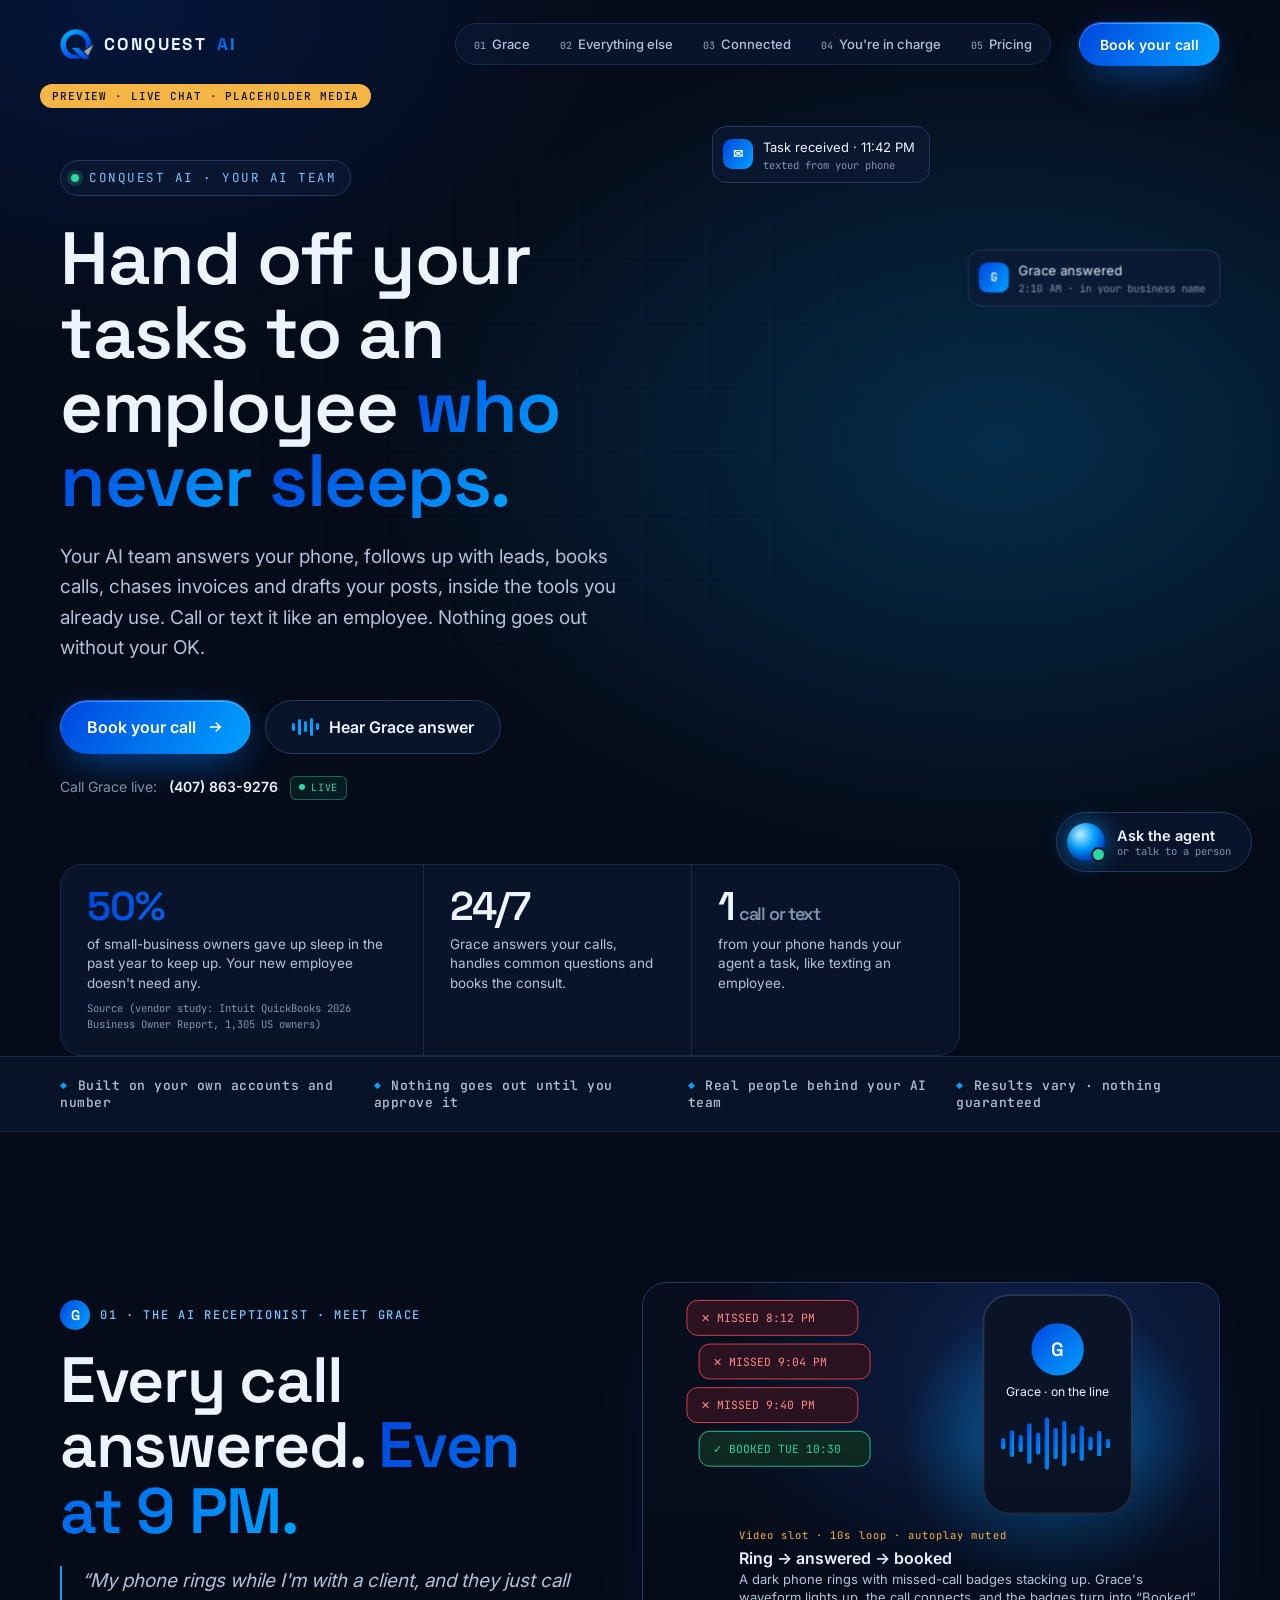
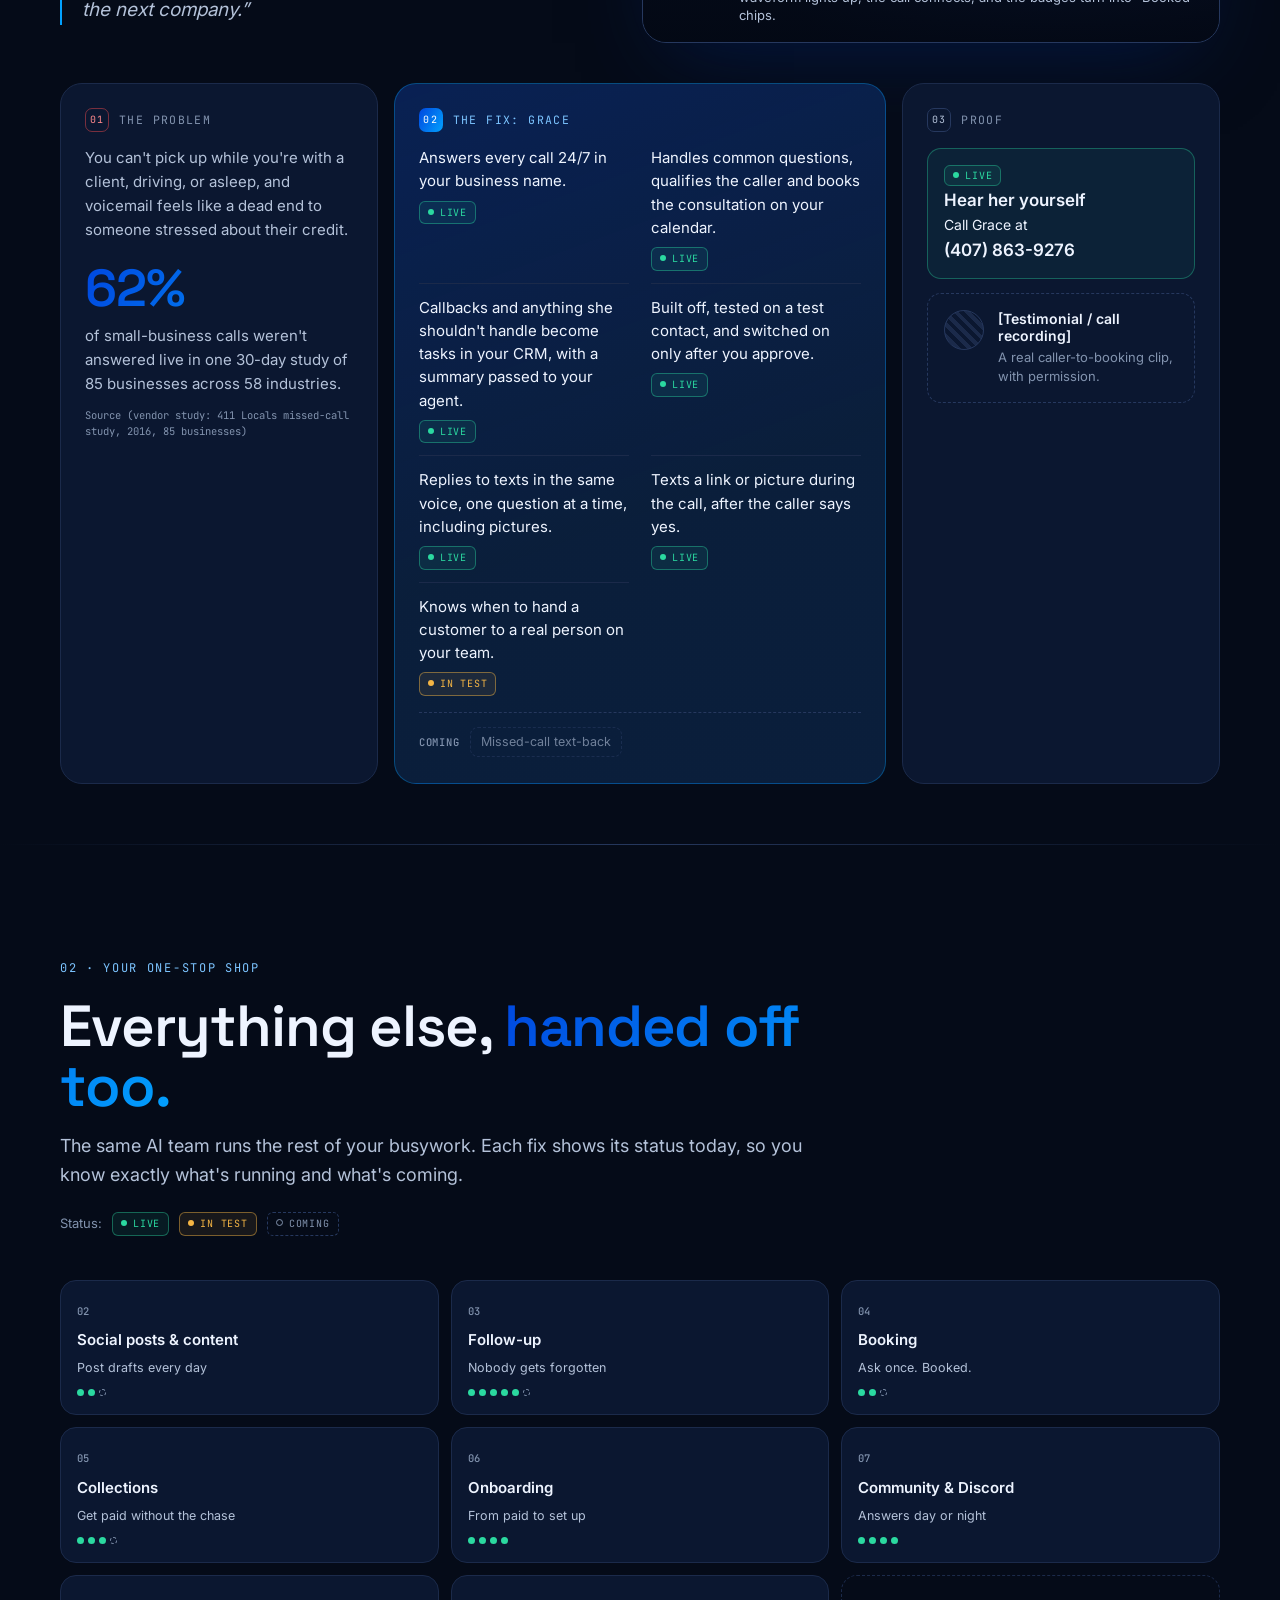
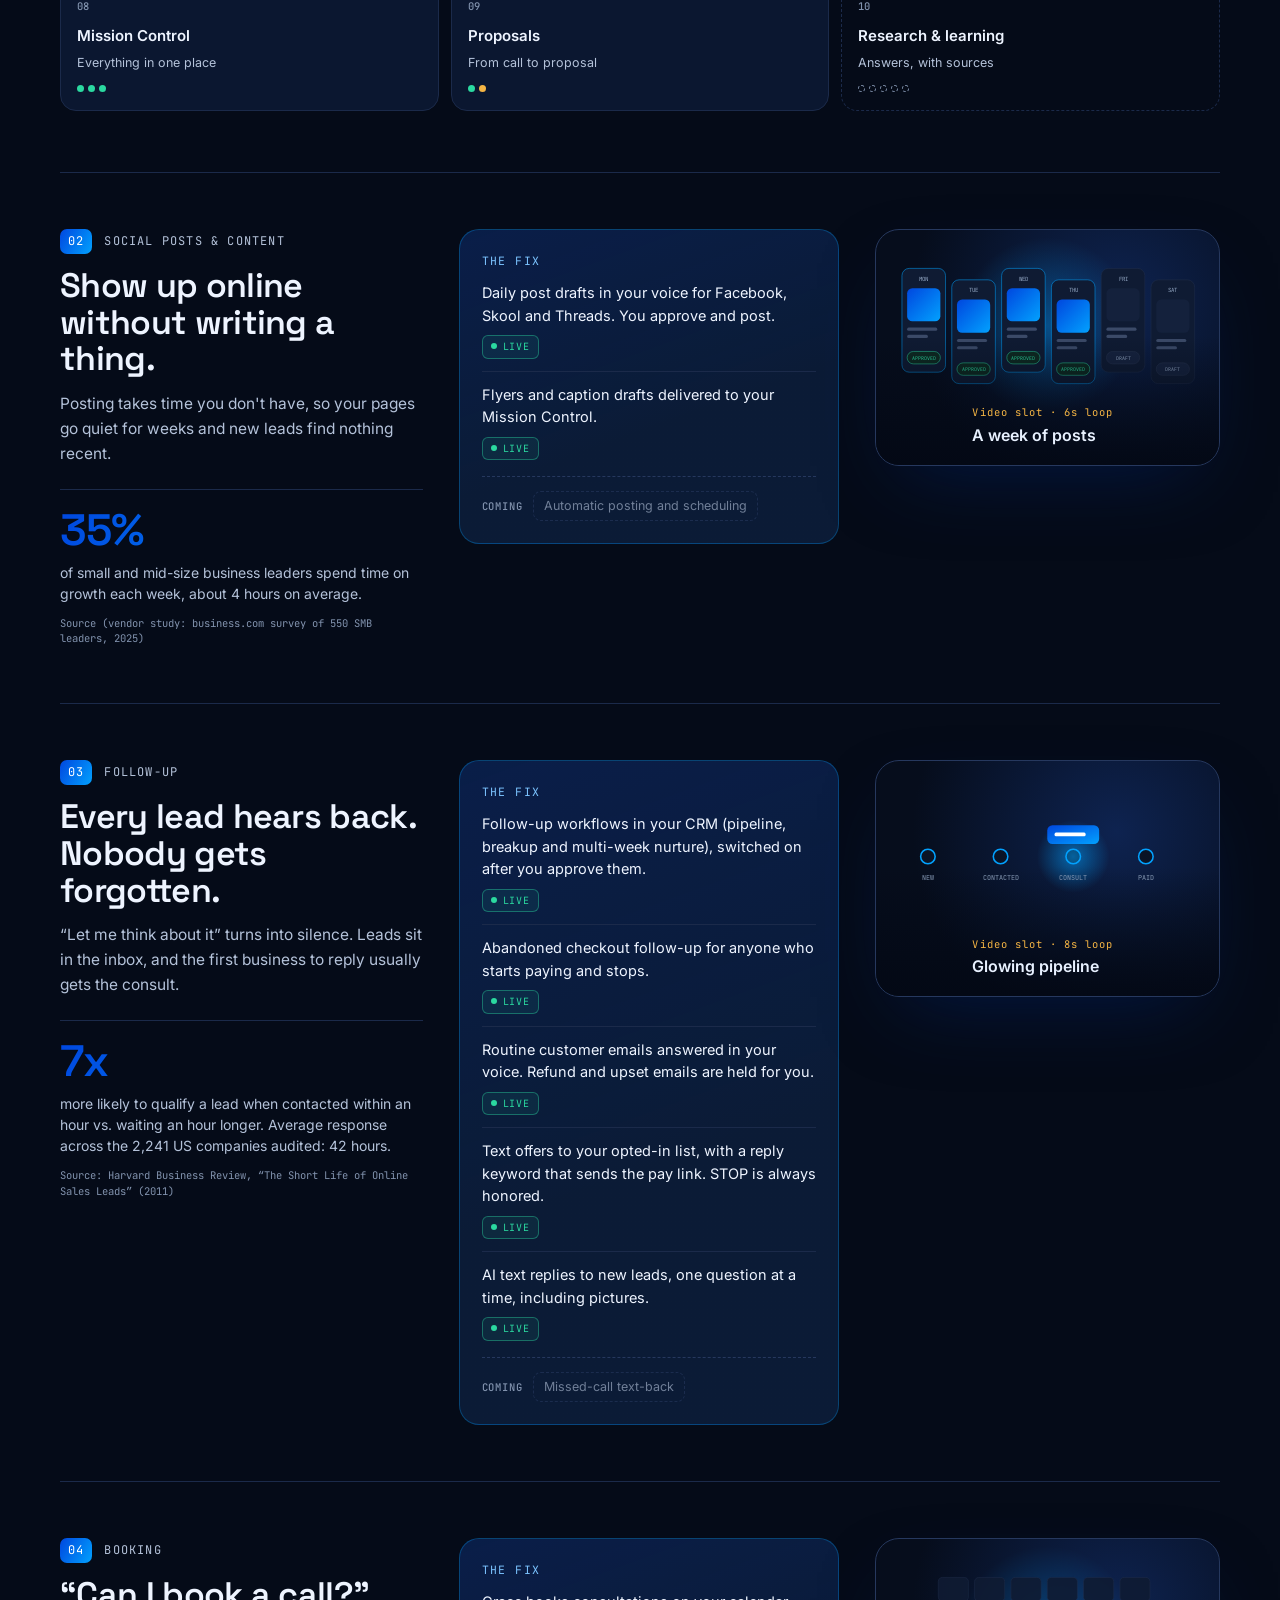
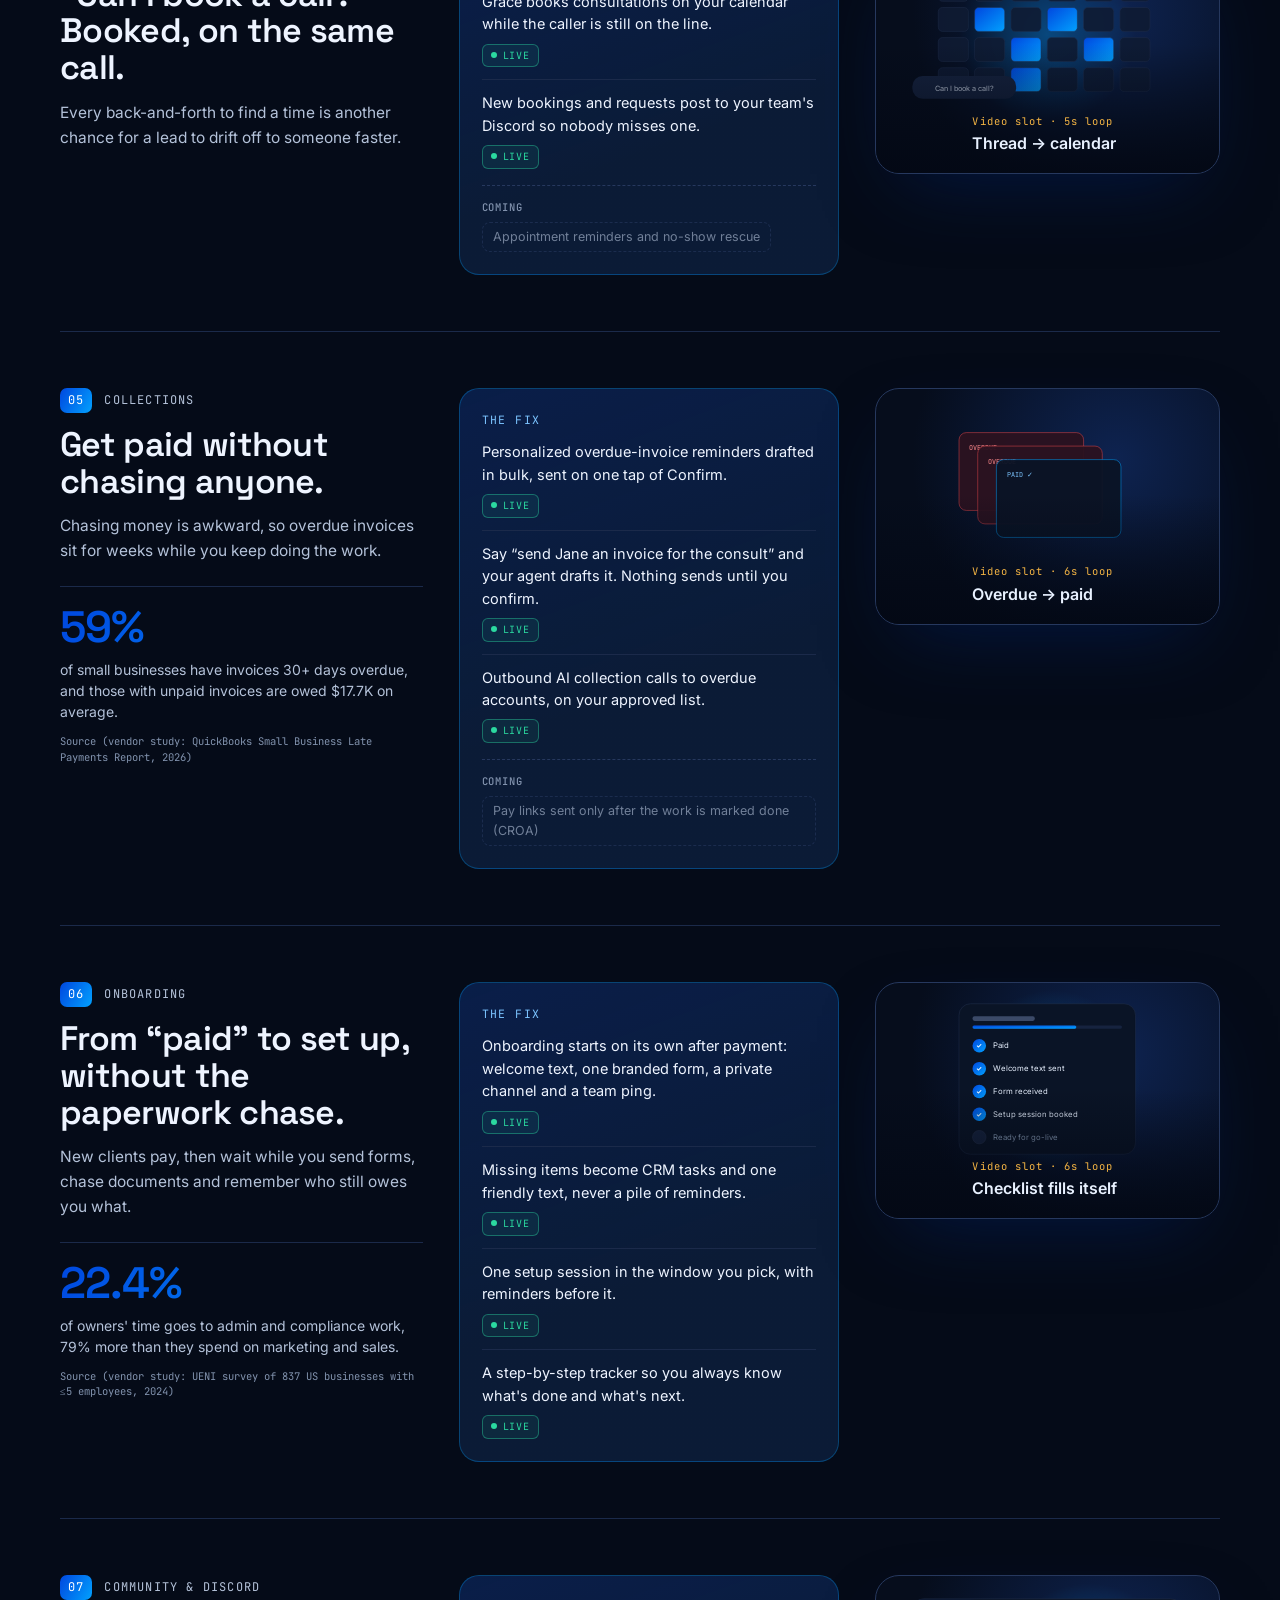
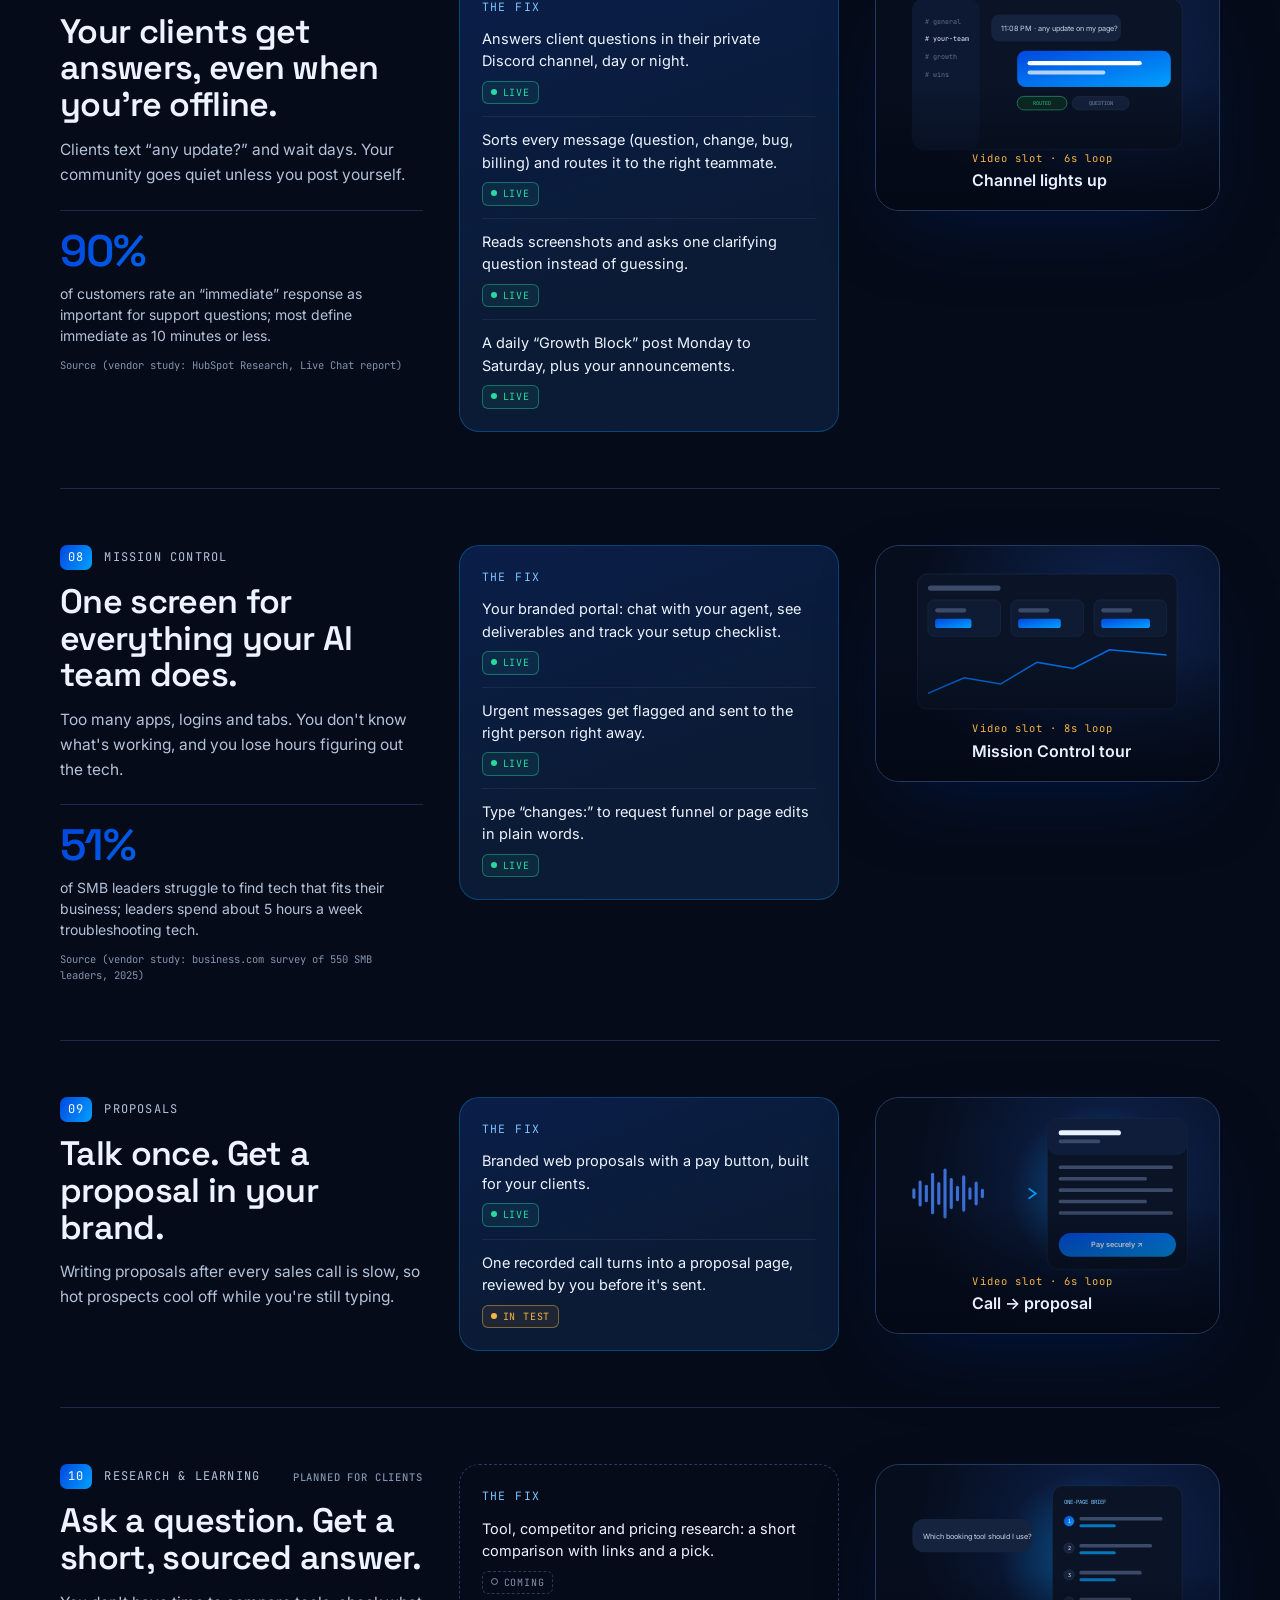
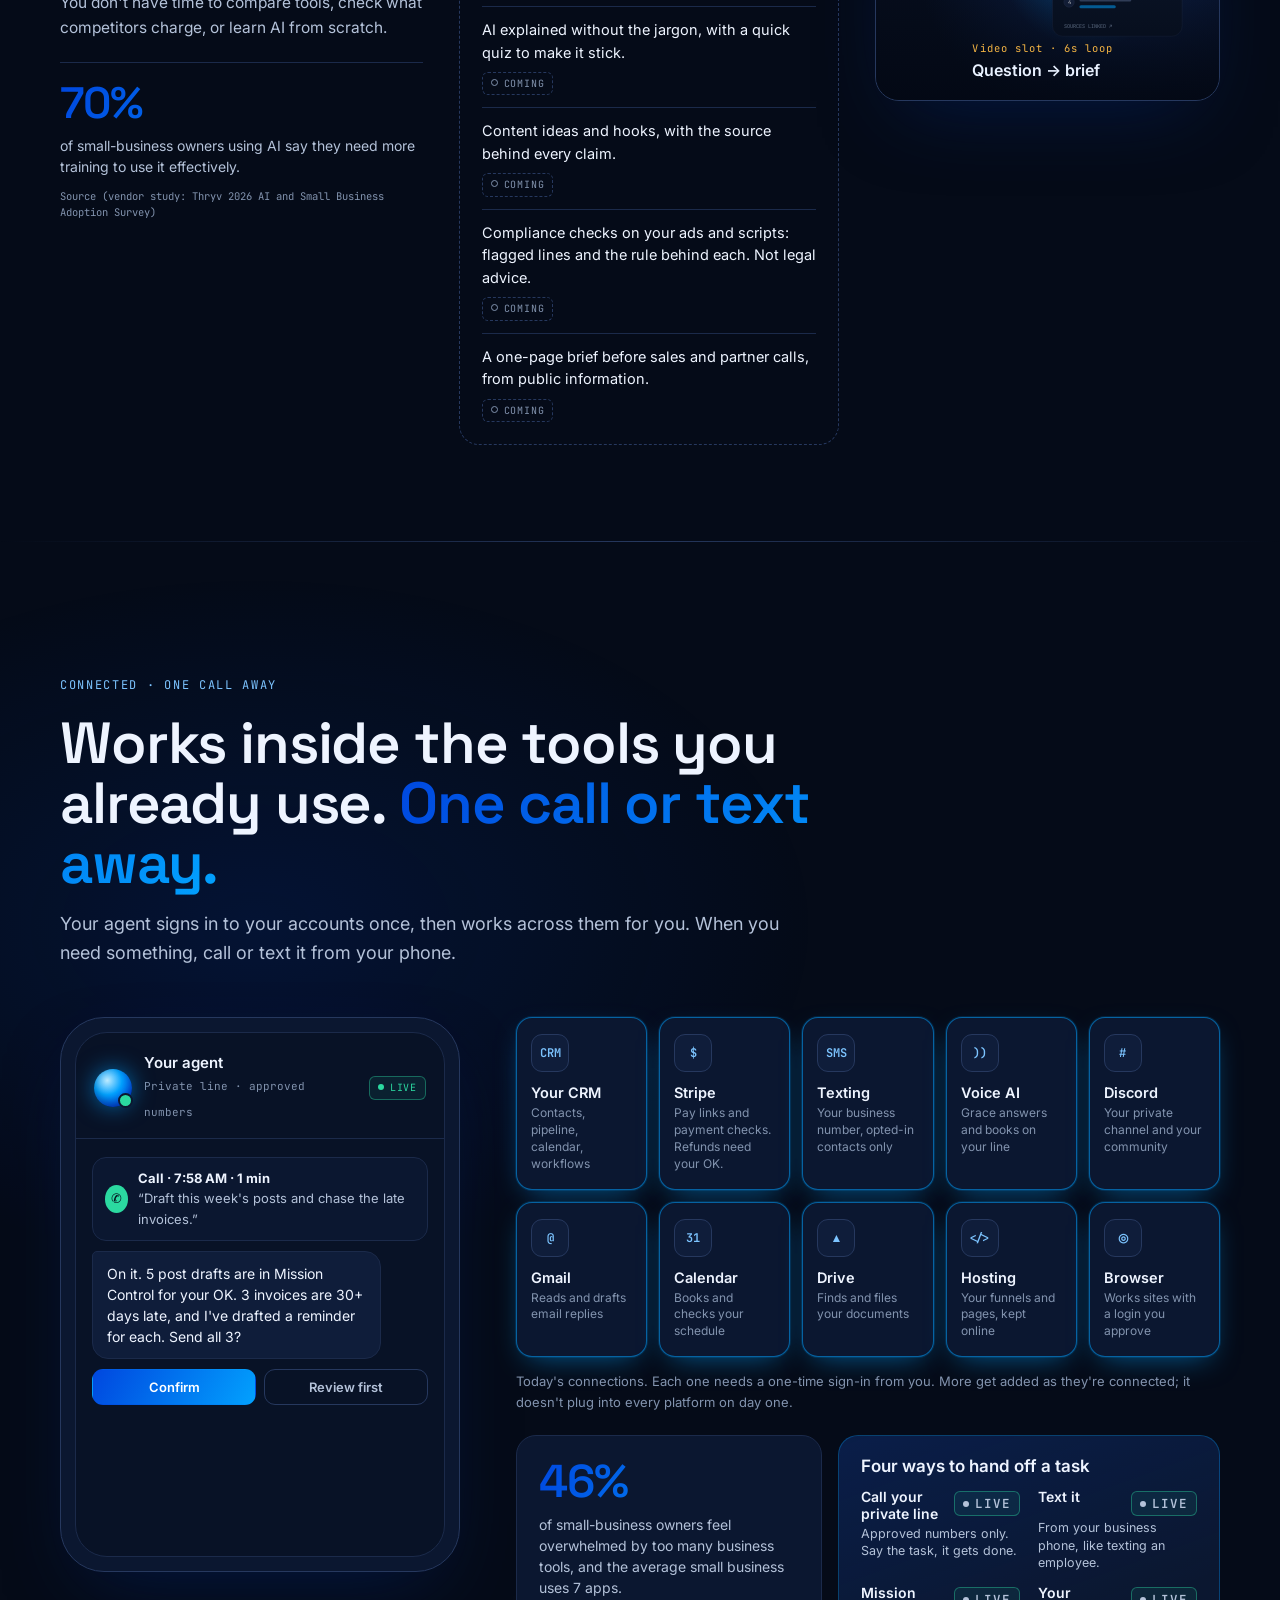
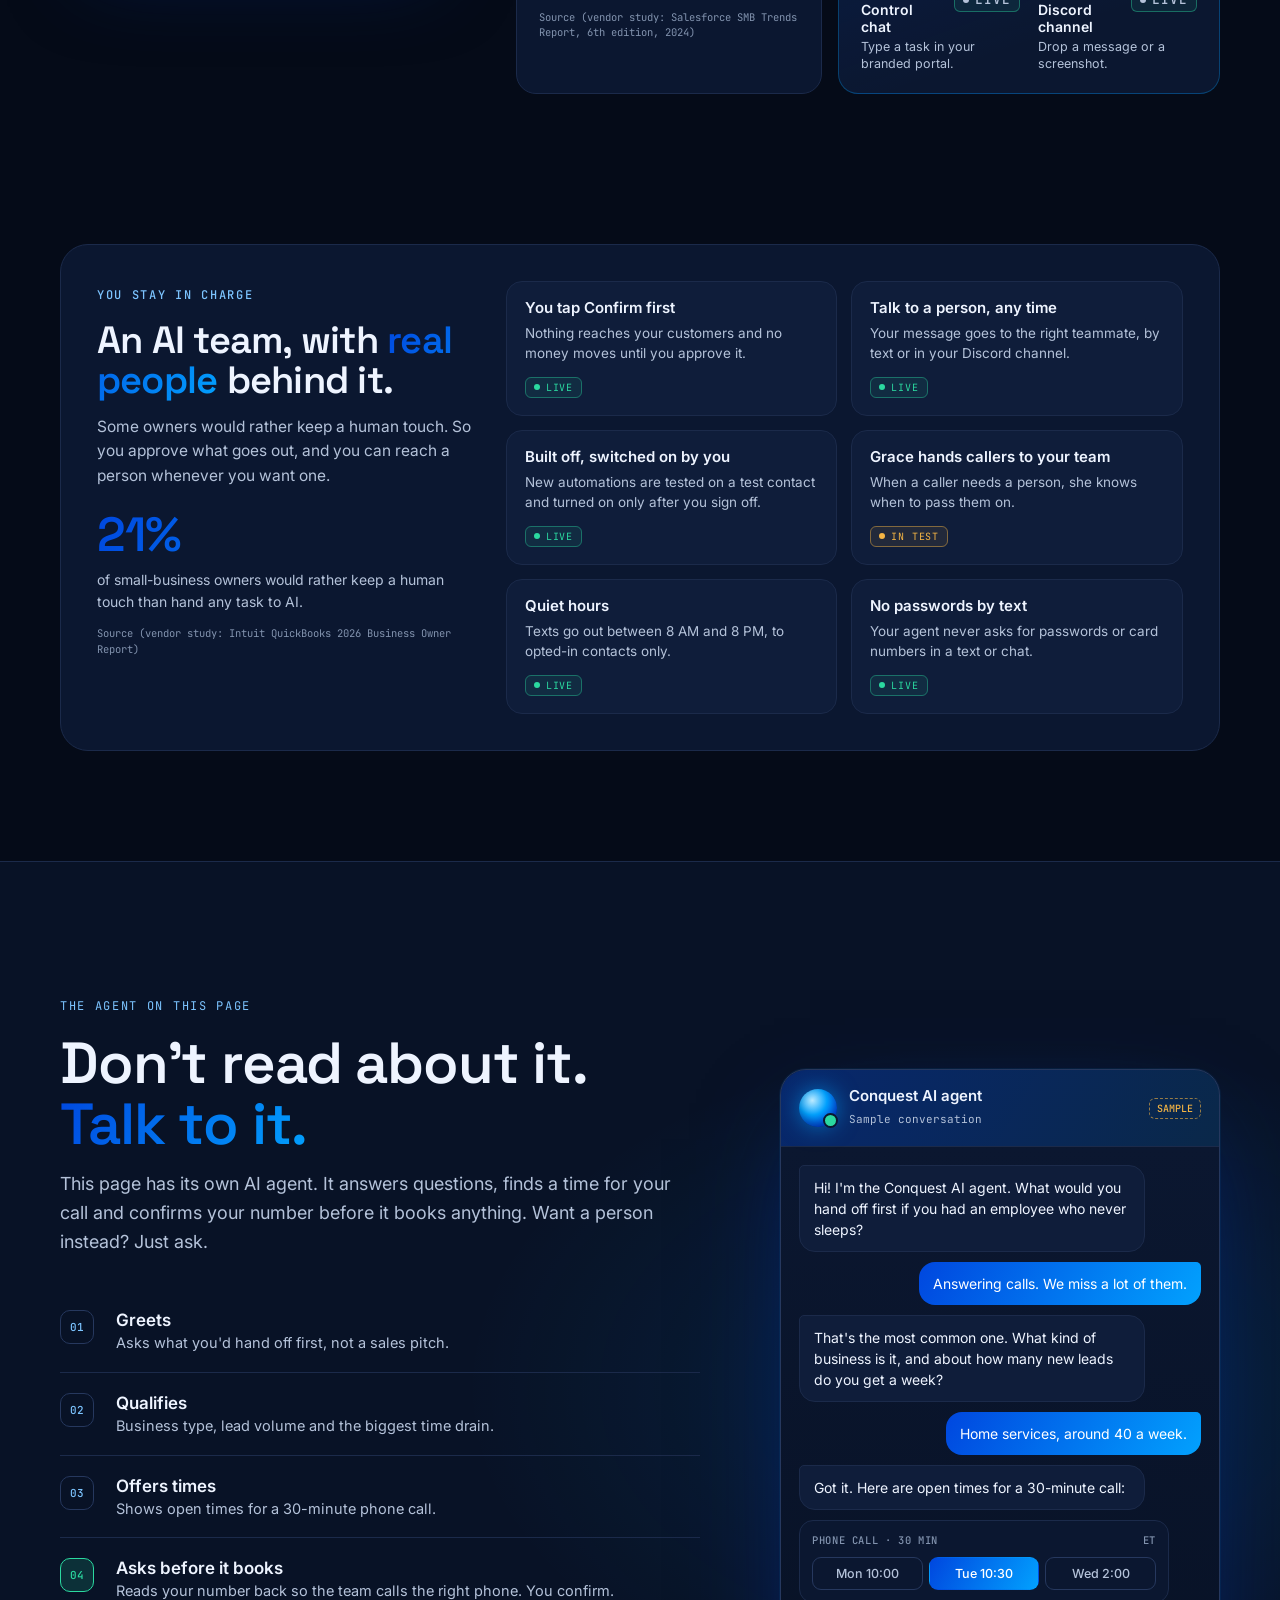
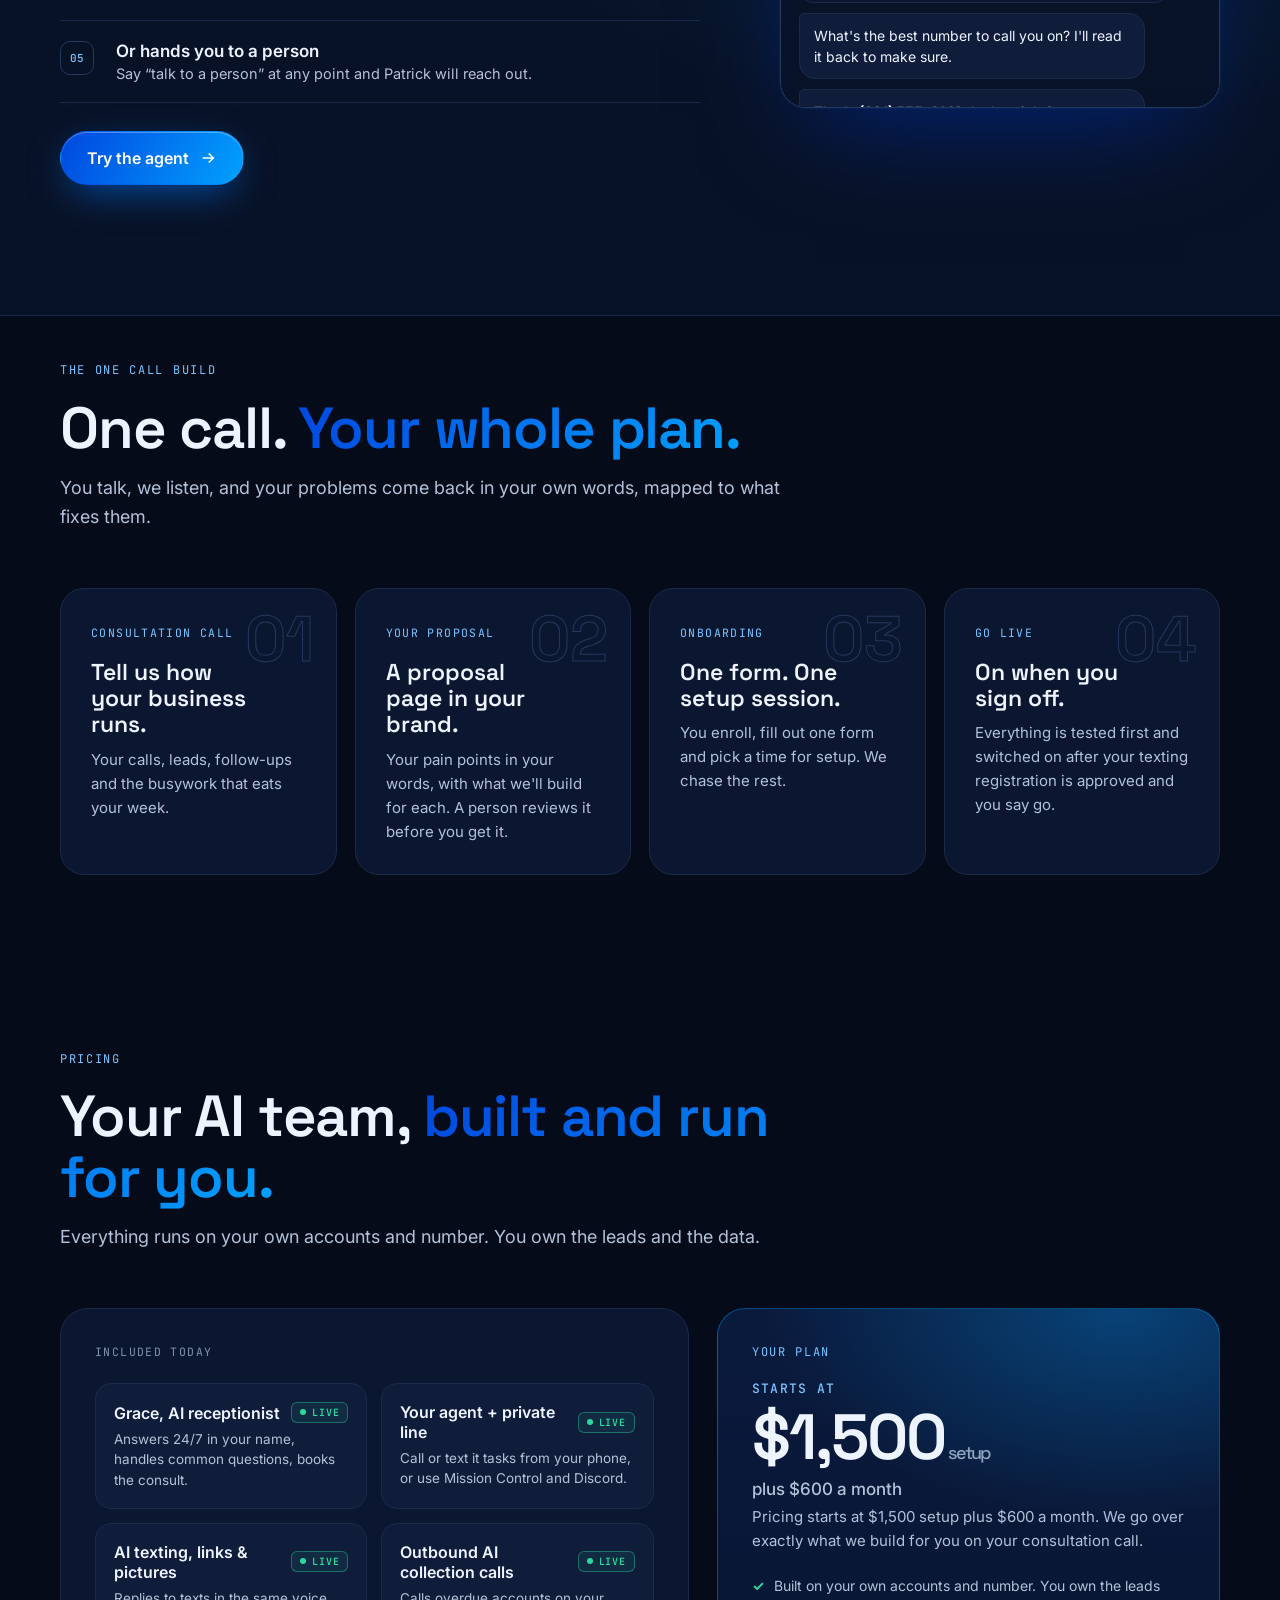
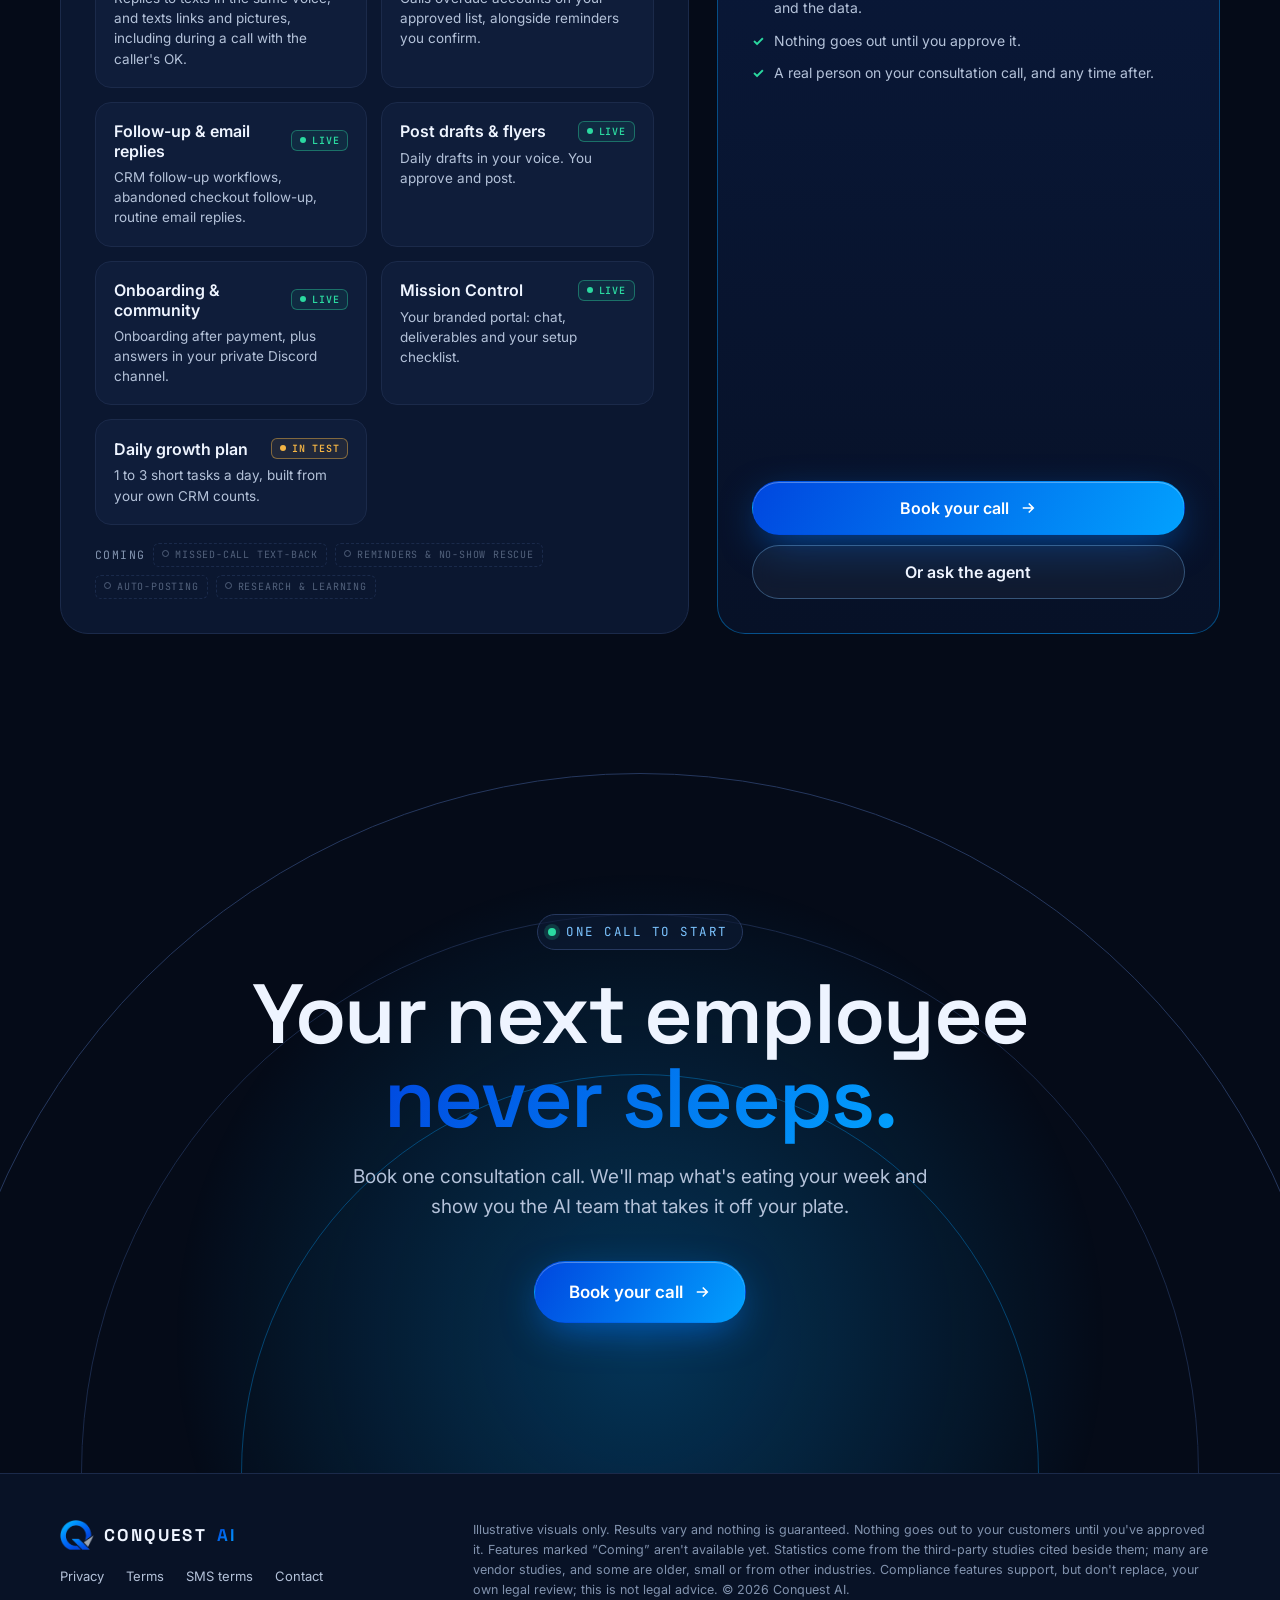
<file: index.html>
<!doctype html>
<html lang="en" data-theme="dark">
<head>
<meta charset="utf-8">
<meta name="viewport" content="width=device-width,initial-scale=1,viewport-fit=cover">
<meta name="robots" content="noindex,nofollow">
<meta name="theme-color" content="#050B18">
<title>Conquest AI · Hand off your tasks to an employee who never sleeps (preview)</title>
<link rel="preload" href="fonts/sg.woff2" as="font" type="font/woff2" crossorigin>
<link rel="preload" href="fonts/inter.woff2" as="font" type="font/woff2" crossorigin>
<link rel="icon" type="image/png" href="assets/icon.png">
<link rel="stylesheet" href="css/base.css">
<link rel="stylesheet" href="css/m1.css">
<!-- GENERATED by tools/gen.py from tools/body.html. Local build, milestone 1. Not deployed. -->
</head>
<body>
<div class="m1-flag" role="note">Local preview · scripted chat · placeholder media</div>

<header class="nav"><div class="wrap">
  <a class="logo" href="#top" data-scroll><img src="assets/icon.png" alt="" width="34" height="34"><b>CONQUEST</b><span>AI</span></a>
  <nav><a href="#grace" data-scroll data-nav="grace"><i>01</i>Grace</a><a href="#shop" data-scroll data-nav="shop"><i>02</i>Everything else</a><a href="#connect" data-scroll data-nav="connect"><i>03</i>Connected</a><a href="#control" data-scroll data-nav="control"><i>04</i>You're in charge</a><a href="#offer" data-scroll data-nav="offer"><i>05</i>Pricing</a></nav>
  <a class="btn btn-p" href="#offer" data-scroll>Book your call</a>
</div></header>

<!-- ===== HERO ===== -->
<section class="hero" id="top">
  <canvas id="core" aria-hidden="true"></canvas>
  <div class="chipf c1"><span class="ic">✉</span><div>Task received · 11:42 PM<small>texted from your phone</small></div></div>
  <div class="chipf c2"><span class="ic">G</span><div>Grace answered<small>2:10 AM · in your business name</small></div></div>
  <div class="chipf c3"><span class="ic">✎</span><div>5 post drafts ready<small>waiting for your OK</small></div></div>
  <div class="chipf c4"><span class="ic">✓</span><div>Invoice reminders ready<small>tap Confirm to send</small></div></div>
  <div class="wrap">
    <span class="eyebrow"><span class="dot"></span>Conquest AI · your AI team</span>
    <h1 class="split">Hand off your tasks to an employee <span class="gtext">who never sleeps.</span></h1>
    <p class="sub">Your AI team answers your phone, follows up with leads, books calls, chases invoices and drafts your posts, inside the tools you already use. Call or text it like an employee. Nothing goes out without your OK.</p>
    <div class="ctas">
      <a class="btn btn-p" href="#offer" data-scroll>Book your call <svg viewBox="0 0 24 24" fill="none" stroke="currentColor" stroke-width="2.2"><path d="M5 12h14M13 6l6 6-6 6"/></svg></a>
      <a class="btn btn-g" href="#grace" data-scroll><span class="wave"><i style="height:8px"></i><i style="height:16px"></i><i style="height:11px"></i><i style="height:18px"></i><i style="height:7px"></i></span> Hear Grace answer</a>
    </div>
    <div class="call">Call Grace live: <b><a href="tel:+14078639276">(407) 863-9276</a></b> <span class="st st-live">Live</span></div>
    <div class="hstats">
      <div><div class="k gtext"><span class="count" data-to="50" data-load>50</span>%</div><p>of small-business owners gave up sleep in the past year to keep up. Your new employee doesn't need any.</p><div class="src">Source (vendor study: Intuit QuickBooks 2026 Business Owner Report, 1,305 US owners)</div></div>
      <div><div class="k">24/7</div><p>Grace answers your calls, handles common questions and books the consult.</p></div>
      <div><div class="k">1<small>call or text</small></div><p>from your phone hands your agent a task, like texting an employee.</p></div>
    </div>
  </div>
</section>

<div class="ribbon"><div class="wrap"><span>Built on your own accounts and number</span><span>Nothing goes out until you approve it</span><span>Real people behind your AI team</span><span>Results vary · nothing guaranteed</span></div></div>

<section class="grace" id="grace"><div class="wrap">
  <div class="grace-top">
    <div class="rv"><span class="gname"><i>G</i>01 · The AI receptionist · meet Grace</span>
      <h2>Every call answered. <span class="gtext">Even at 9 PM.</span></h2>
      <blockquote>“My phone rings while I&#x27;m with a client, and they just call the next company.”</blockquote></div>
    <figure class="video" data-video-slot="call"><svg viewBox="-10 -14 660 412" preserveAspectRatio="xMidYMin meet" aria-hidden="true"><defs><linearGradient id="gcall" x1="0" y1="0" x2="1" y2="1"><stop offset="0" stop-color="#0047DF"/><stop offset="1" stop-color="#02A1FE"/></linearGradient><radialGradient id="rcall" cx=".5" cy=".5" r=".5"><stop offset="0" stop-color="#02A1FE" stop-opacity=".55"/><stop offset="1" stop-color="#02A1FE" stop-opacity="0"/></radialGradient></defs><circle cx="460" cy="170" r="170" fill="url(#rcall)"/><rect x="380" y="0" width="170" height="250" rx="30" fill="#0A1426" stroke="#2A3550" stroke-width="2"/><circle cx="465" cy="62" r="30" fill="url(#gcall)"/><text x="465" y="70" fill="#fff" font-size="22" text-anchor="middle" font-family="SG" font-weight="600">G</text><text x="465" y="116" fill="#E8F1FF" font-size="14" text-anchor="middle" font-family="IN">Grace · on the line</text><rect x="400" y="163.33333333333334" width="5" height="13.333333333333334" rx="2.5" fill="url(#gcall)"/><rect x="410" y="154.66666666666666" width="5" height="30.666666666666668" rx="2.5" fill="url(#gcall)"/><rect x="420" y="160.0" width="5" height="20.0" rx="2.5" fill="url(#gcall)"/><rect x="430" y="146.66666666666666" width="5" height="46.666666666666664" rx="2.5" fill="url(#gcall)"/><rect x="440" y="157.33333333333334" width="5" height="25.333333333333332" rx="2.5" fill="url(#gcall)"/><rect x="450" y="140.0" width="5" height="60.0" rx="2.5" fill="url(#gcall)"/><rect x="460" y="152.0" width="5" height="36.0" rx="2.5" fill="url(#gcall)"/><rect x="470" y="144.0" width="5" height="52.0" rx="2.5" fill="url(#gcall)"/><rect x="480" y="158.66666666666666" width="5" height="22.666666666666668" rx="2.5" fill="url(#gcall)"/><rect x="490" y="150.0" width="5" height="40.0" rx="2.5" fill="url(#gcall)"/><rect x="500" y="162.0" width="5" height="16.0" rx="2.5" fill="url(#gcall)"/><rect x="510" y="155.33333333333334" width="5" height="29.333333333333332" rx="2.5" fill="url(#gcall)"/><rect x="520" y="164.66666666666666" width="5" height="10.666666666666666" rx="2.5" fill="url(#gcall)"/><g transform="translate(40 6)"><rect width="196" height="40" rx="12" fill="#2B1220" stroke="#E5484D"/><text x="16" y="25" fill="#FF8A8D" font-size="13" font-family="JBM">✕ MISSED 8:12 PM</text></g><g transform="translate(54 56)"><rect width="196" height="40" rx="12" fill="#2B1220" stroke="#E5484D"/><text x="16" y="25" fill="#FF8A8D" font-size="13" font-family="JBM">✕ MISSED 9:04 PM</text></g><g transform="translate(40 106)"><rect width="196" height="40" rx="12" fill="#2B1220" stroke="#E5484D"/><text x="16" y="25" fill="#FF8A8D" font-size="13" font-family="JBM">✕ MISSED 9:40 PM</text></g><g transform="translate(54 156)"><rect width="196" height="40" rx="12" fill="#0E2A22" stroke="#2BD9A0"/><text x="16" y="25" fill="#2BD9A0" font-size="13" font-family="JBM">✓ BOOKED TUE 10:30</text></g></svg><div class="vshade"></div><figcaption><span class="vlabel">Video slot · 10s loop · autoplay muted</span><b>Ring → answered → booked</b><span>A dark phone rings with missed-call badges stacking up. Grace&#x27;s waveform lights up, the call connects, and the badges turn into “Booked” chips.</span></figcaption></figure>
  </div>
  <div class="beats gbeats">
    <div class="beat b1"><div class="bl"><i>01</i>The problem</div><p>You can&#x27;t pick up while you&#x27;re with a client, driving, or asleep, and voicemail feels like a dead end to someone stressed about their credit.</p><div class="stat" style="margin-top:20px"><span class="count" data-to="62">62</span>%</div><p>of small-business calls weren&#x27;t answered live in one 30-day study of 85 businesses across 58 industries.</p><p class="src">Source (vendor study: 411 Locals missed-call study, 2016, 85 businesses)</p></div>
    <div class="beat b2"><div class="bl"><i>02</i>The fix: Grace</div><ul class="fix"><li><span>Answers every call 24/7 in your business name.</span><span class="st st-live">Live</span></li><li><span>Handles common questions, qualifies the caller and books the consultation on your calendar.</span><span class="st st-live">Live</span></li><li><span>Callbacks and anything she shouldn&#x27;t handle become tasks in your CRM, with a summary passed to your agent.</span><span class="st st-live">Live</span></li><li><span>Built off, tested on a test contact, and switched on only after you approve.</span><span class="st st-live">Live</span></li><li><span>Replies to texts in the same voice, one question at a time, including pictures.</span><span class="st st-live">Live</span></li><li><span>Texts a link or picture during the call, after the caller says yes.</span><span class="st st-live">Live</span></li><li><span>Knows when to hand a customer to a real person on your team.</span><span class="st st-test">In test</span></li></ul><div class="soonrow"><b>Coming</b><span class="sc">Missed-call text-back</span></div></div>
    <div class="beat b3"><div class="bl"><i>03</i>Proof</div>
      <div class="callcard"><span class="st st-live">Live</span><b>Hear her yourself</b>Call Grace at <b><a href="tel:+14078639276">(407) 863-9276</a></b></div>
      <div class="ph-proof" style="margin-top:14px"><div class="ph-av"></div><div><b>[Testimonial / call recording]</b><span>A real caller-to-booking clip, with permission.</span></div></div></div>
  </div>
</div></section>

<section class="shop" id="shop"><div class="wrap">
  <div class="sh rv"><span class="tag">02 · Your one-stop shop</span><h2>Everything else, <span class="gtext">handed off too.</span></h2><p>The same AI team runs the rest of your busywork. Each fix shows its status today, so you know exactly what's running and what's coming.</p></div>
  <div class="legend">Status: <span class="st st-live">Live</span><span class="st st-test">In test</span><span class="st st-soon">Coming</span></div>
  <div class="idx"><a href="#social" data-scroll class=""><i>02</i><b>Social posts &amp; content</b><span>Post drafts every day</span><div class="dots"><u class=""></u><u class=""></u><u class="s"></u></div></a><a href="#follow" data-scroll class=""><i>03</i><b>Follow-up</b><span>Nobody gets forgotten</span><div class="dots"><u class=""></u><u class=""></u><u class=""></u><u class=""></u><u class=""></u><u class="s"></u></div></a><a href="#book" data-scroll class=""><i>04</i><b>Booking</b><span>Ask once. Booked.</span><div class="dots"><u class=""></u><u class=""></u><u class="s"></u></div></a><a href="#collect" data-scroll class=""><i>05</i><b>Collections</b><span>Get paid without the chase</span><div class="dots"><u class=""></u><u class=""></u><u class=""></u><u class="s"></u></div></a><a href="#onboard" data-scroll class=""><i>06</i><b>Onboarding</b><span>From paid to set up</span><div class="dots"><u class=""></u><u class=""></u><u class=""></u><u class=""></u></div></a><a href="#community" data-scroll class=""><i>07</i><b>Community &amp; Discord</b><span>Answers day or night</span><div class="dots"><u class=""></u><u class=""></u><u class=""></u><u class=""></u></div></a><a href="#mc" data-scroll class=""><i>08</i><b>Mission Control</b><span>Everything in one place</span><div class="dots"><u class=""></u><u class=""></u><u class=""></u></div></a><a href="#proposal" data-scroll class=""><i>09</i><b>Proposals</b><span>From call to proposal</span><div class="dots"><u class=""></u><u class="t"></u></div></a><a href="#research" data-scroll class="soon"><i>10</i><b>Research &amp; learning</b><span>Answers, with sources</span><div class="dots"><u class="s"></u><u class="s"></u><u class="s"></u><u class="s"></u><u class="s"></u></div></a></div>
  <div class="modpill" aria-hidden="true"><span>Now viewing</span><b>Social posts &amp; content</b></div>
  <article class="mod" id="social" data-mod="Social posts &amp; content">
  <div><div class="kicker"><span class="num">02</span><span>Social posts &amp; content</span></div><h3>Show up online without writing a thing.</h3><p class="prob">Posting takes time you don&#x27;t have, so your pages go quiet for weeks and new leads find nothing recent.</p><div class="mstat"><div class="stat"><span class="count" data-to="35">35</span>%</div><p>of small and mid-size business leaders spend time on growth each week, about 4 hours on average.</p><p class="src">Source (vendor study: business.com survey of 550 SMB leaders, 2025)</p></div></div>
  <div class="fixbox"><div class="bl" style="color:var(--sky)">The fix</div><ul class="fix"><li><span>Daily post drafts in your voice for Facebook, Skool and Threads. You approve and post.</span><span class="st st-live">Live</span></li><li><span>Flyers and caption drafts delivered to your Mission Control.</span><span class="st st-live">Live</span></li></ul><div class="soonrow"><b>Coming</b><span class="sc">Automatic posting and scheduling</span></div></div>
  <figure class="video" data-video-slot="posts"><svg viewBox="-10 -14 660 412" preserveAspectRatio="xMidYMin meet" aria-hidden="true"><defs><linearGradient id="gposts" x1="0" y1="0" x2="1" y2="1"><stop offset="0" stop-color="#0047DF"/><stop offset="1" stop-color="#02A1FE"/></linearGradient><radialGradient id="rposts" cx=".5" cy=".5" r=".5"><stop offset="0" stop-color="#02A1FE" stop-opacity=".55"/><stop offset="1" stop-color="#02A1FE" stop-opacity="0"/></radialGradient></defs><circle cx="320" cy="170" r="170" fill="url(#rposts)" opacity=".7"/><g transform="translate(40 60)"><rect width="84" height="200" rx="14" fill="#0F1B33" stroke="#02A1FE"/><text x="42" y="24" fill="#8FA3BF" font-size="11" text-anchor="middle" font-family="JBM">MON</text><rect x="10" y="38" width="64" height="64" rx="10" fill="url(#gposts)" opacity="1"/><rect x="10" y="114" width="58" height="6" rx="3" fill="#3B4A68"/><rect x="10" y="128" width="40" height="6" rx="3" fill="#3B4A68"/><rect x="10" y="160" width="64" height="24" rx="12" fill="#0E2A22" stroke="#2BD9A0"/><text x="42" y="176" fill="#2BD9A0" font-size="9.5" text-anchor="middle" font-family="JBM">APPROVED</text></g><g transform="translate(136 82)"><rect width="84" height="200" rx="14" fill="#0F1B33" stroke="#02A1FE"/><text x="42" y="24" fill="#8FA3BF" font-size="11" text-anchor="middle" font-family="JBM">TUE</text><rect x="10" y="38" width="64" height="64" rx="10" fill="url(#gposts)" opacity="1"/><rect x="10" y="114" width="58" height="6" rx="3" fill="#3B4A68"/><rect x="10" y="128" width="40" height="6" rx="3" fill="#3B4A68"/><rect x="10" y="160" width="64" height="24" rx="12" fill="#0E2A22" stroke="#2BD9A0"/><text x="42" y="176" fill="#2BD9A0" font-size="9.5" text-anchor="middle" font-family="JBM">APPROVED</text></g><g transform="translate(232 60)"><rect width="84" height="200" rx="14" fill="#0F1B33" stroke="#02A1FE"/><text x="42" y="24" fill="#8FA3BF" font-size="11" text-anchor="middle" font-family="JBM">WED</text><rect x="10" y="38" width="64" height="64" rx="10" fill="url(#gposts)" opacity="1"/><rect x="10" y="114" width="58" height="6" rx="3" fill="#3B4A68"/><rect x="10" y="128" width="40" height="6" rx="3" fill="#3B4A68"/><rect x="10" y="160" width="64" height="24" rx="12" fill="#0E2A22" stroke="#2BD9A0"/><text x="42" y="176" fill="#2BD9A0" font-size="9.5" text-anchor="middle" font-family="JBM">APPROVED</text></g><g transform="translate(328 82)"><rect width="84" height="200" rx="14" fill="#0F1B33" stroke="#02A1FE"/><text x="42" y="24" fill="#8FA3BF" font-size="11" text-anchor="middle" font-family="JBM">THU</text><rect x="10" y="38" width="64" height="64" rx="10" fill="url(#gposts)" opacity="1"/><rect x="10" y="114" width="58" height="6" rx="3" fill="#3B4A68"/><rect x="10" y="128" width="40" height="6" rx="3" fill="#3B4A68"/><rect x="10" y="160" width="64" height="24" rx="12" fill="#0E2A22" stroke="#2BD9A0"/><text x="42" y="176" fill="#2BD9A0" font-size="9.5" text-anchor="middle" font-family="JBM">APPROVED</text></g><g transform="translate(424 60)"><rect width="84" height="200" rx="14" fill="#0F1B33" stroke="#22304D"/><text x="42" y="24" fill="#8FA3BF" font-size="11" text-anchor="middle" font-family="JBM">FRI</text><rect x="10" y="38" width="64" height="64" rx="10" fill="#16233F" opacity="0.8"/><rect x="10" y="114" width="58" height="6" rx="3" fill="#3B4A68"/><rect x="10" y="128" width="40" height="6" rx="3" fill="#3B4A68"/><rect x="10" y="160" width="64" height="24" rx="12" fill="#16233F" stroke="#2A3550"/><text x="42" y="176" fill="#8FA3BF" font-size="9.5" text-anchor="middle" font-family="JBM">DRAFT</text></g><g transform="translate(520 82)"><rect width="84" height="200" rx="14" fill="#0F1B33" stroke="#22304D"/><text x="42" y="24" fill="#8FA3BF" font-size="11" text-anchor="middle" font-family="JBM">SAT</text><rect x="10" y="38" width="64" height="64" rx="10" fill="#16233F" opacity="0.8"/><rect x="10" y="114" width="58" height="6" rx="3" fill="#3B4A68"/><rect x="10" y="128" width="40" height="6" rx="3" fill="#3B4A68"/><rect x="10" y="160" width="64" height="24" rx="12" fill="#16233F" stroke="#2A3550"/><text x="42" y="176" fill="#8FA3BF" font-size="9.5" text-anchor="middle" font-family="JBM">DRAFT</text></g></svg><div class="vshade"></div><figcaption><span class="vlabel">Video slot · 6s loop</span><b>A week of posts</b><span>Draft cards slide into a week grid; each one flips to “Approved” with a tap.</span></figcaption></figure>
</article><article class="mod" id="follow" data-mod="Follow-up">
  <div><div class="kicker"><span class="num">03</span><span>Follow-up</span></div><h3>Every lead hears back. Nobody gets forgotten.</h3><p class="prob">“Let me think about it” turns into silence. Leads sit in the inbox, and the first business to reply usually gets the consult.</p><div class="mstat"><div class="stat"><span class="count" data-to="7">7</span>x</div><p>more likely to qualify a lead when contacted within an hour vs. waiting an hour longer. Average response across the 2,241 US companies audited: 42 hours.</p><p class="src">Source: Harvard Business Review, “The Short Life of Online Sales Leads” (2011)</p></div></div>
  <div class="fixbox"><div class="bl" style="color:var(--sky)">The fix</div><ul class="fix"><li><span>Follow-up workflows in your CRM (pipeline, breakup and multi-week nurture), switched on after you approve them.</span><span class="st st-live">Live</span></li><li><span>Abandoned checkout follow-up for anyone who starts paying and stops.</span><span class="st st-live">Live</span></li><li><span>Routine customer emails answered in your voice. Refund and upset emails are held for you.</span><span class="st st-live">Live</span></li><li><span>Text offers to your opted-in list, with a reply keyword that sends the pay link. STOP is always honored.</span><span class="st st-live">Live</span></li><li><span>AI text replies to new leads, one question at a time, including pictures.</span><span class="st st-live">Live</span></li></ul><div class="soonrow"><b>Coming</b><span class="sc">Missed-call text-back</span></div></div>
  <figure class="video" data-video-slot="pipe"><svg viewBox="-10 -14 660 412" preserveAspectRatio="xMidYMin meet" aria-hidden="true"><defs><linearGradient id="gpipe" x1="0" y1="0" x2="1" y2="1"><stop offset="0" stop-color="#0047DF"/><stop offset="1" stop-color="#02A1FE"/></linearGradient><radialGradient id="rpipe" cx=".5" cy=".5" r=".5"><stop offset="0" stop-color="#02A1FE" stop-opacity=".55"/><stop offset="1" stop-color="#02A1FE" stop-opacity="0"/></radialGradient></defs><path d="M60 170 H560" stroke="url(#gpipe)" stroke-width="4"/><circle cx="90" cy="170" r="14" fill="#0A1426" stroke="#02A1FE" stroke-width="3"/><circle cx="230" cy="170" r="14" fill="#0A1426" stroke="#02A1FE" stroke-width="3"/><circle cx="370" cy="170" r="14" fill="#0A1426" stroke="#02A1FE" stroke-width="3"/><circle cx="510" cy="170" r="14" fill="#0A1426" stroke="#02A1FE" stroke-width="3"/><circle cx="370" cy="170" r="70" fill="url(#rpipe)"/><rect x="320" y="110" width="100" height="36" rx="10" fill="url(#gpipe)"/><rect x="334" y="124" width="60" height="7" rx="3" fill="#fff"/><text x="90" y="215" fill="#8FA3BF" font-size="13" text-anchor="middle" font-family="JBM">NEW</text><text x="230" y="215" fill="#8FA3BF" font-size="13" text-anchor="middle" font-family="JBM">CONTACTED</text><text x="370" y="215" fill="#8FA3BF" font-size="13" text-anchor="middle" font-family="JBM">CONSULT</text><text x="510" y="215" fill="#8FA3BF" font-size="13" text-anchor="middle" font-family="JBM">PAID</text></svg><div class="vshade"></div><figcaption><span class="vlabel">Video slot · 8s loop</span><b>Glowing pipeline</b><span>A lead card travels New → Contacted → Consult → Paid; a nudge fires whenever it stalls.</span></figcaption></figure>
</article><article class="mod" id="book" data-mod="Booking">
  <div><div class="kicker"><span class="num">04</span><span>Booking</span></div><h3>“Can I book a call?” Booked, on the same call.</h3><p class="prob">Every back-and-forth to find a time is another chance for a lead to drift off to someone faster.</p></div>
  <div class="fixbox"><div class="bl" style="color:var(--sky)">The fix</div><ul class="fix"><li><span>Grace books consultations on your calendar while the caller is still on the line.</span><span class="st st-live">Live</span></li><li><span>New bookings and requests post to your team&#x27;s Discord so nobody misses one.</span><span class="st st-live">Live</span></li></ul><div class="soonrow"><b>Coming</b><span class="sc">Appointment reminders and no-show rescue</span></div></div>
  <figure class="video" data-video-slot="cal"><svg viewBox="-10 -14 660 412" preserveAspectRatio="xMidYMin meet" aria-hidden="true"><defs><linearGradient id="gcal" x1="0" y1="0" x2="1" y2="1"><stop offset="0" stop-color="#0047DF"/><stop offset="1" stop-color="#02A1FE"/></linearGradient><radialGradient id="rcal" cx=".5" cy=".5" r=".5"><stop offset="0" stop-color="#02A1FE" stop-opacity=".55"/><stop offset="1" stop-color="#02A1FE" stop-opacity="0"/></radialGradient></defs><circle cx="320" cy="170" r="170" fill="url(#rcal)" opacity=".6"/><rect x="110" y="60" width="58" height="46" rx="8" fill="#0F1B33" stroke="#22304D" opacity="0.9"/><rect x="180" y="60" width="58" height="46" rx="8" fill="#0F1B33" stroke="#22304D" opacity="0.9"/><rect x="250" y="60" width="58" height="46" rx="8" fill="#0F1B33" stroke="#22304D" opacity="0.9"/><rect x="320" y="60" width="58" height="46" rx="8" fill="#0F1B33" stroke="#22304D" opacity="0.9"/><rect x="390" y="60" width="58" height="46" rx="8" fill="#0F1B33" stroke="#22304D" opacity="0.9"/><rect x="460" y="60" width="58" height="46" rx="8" fill="#0F1B33" stroke="#22304D" opacity="0.9"/><rect x="110" y="118" width="58" height="46" rx="8" fill="#0F1B33" stroke="#22304D" opacity="0.9"/><rect x="180" y="118" width="58" height="46" rx="8" fill="url(#gcal)" stroke="#22304D" opacity="1"/><rect x="250" y="118" width="58" height="46" rx="8" fill="#0F1B33" stroke="#22304D" opacity="0.9"/><rect x="320" y="118" width="58" height="46" rx="8" fill="url(#gcal)" stroke="#22304D" opacity="1"/><rect x="390" y="118" width="58" height="46" rx="8" fill="#0F1B33" stroke="#22304D" opacity="0.9"/><rect x="460" y="118" width="58" height="46" rx="8" fill="#0F1B33" stroke="#22304D" opacity="0.9"/><rect x="110" y="176" width="58" height="46" rx="8" fill="#0F1B33" stroke="#22304D" opacity="0.9"/><rect x="180" y="176" width="58" height="46" rx="8" fill="#0F1B33" stroke="#22304D" opacity="0.9"/><rect x="250" y="176" width="58" height="46" rx="8" fill="url(#gcal)" stroke="#22304D" opacity="1"/><rect x="320" y="176" width="58" height="46" rx="8" fill="#0F1B33" stroke="#22304D" opacity="0.9"/><rect x="390" y="176" width="58" height="46" rx="8" fill="url(#gcal)" stroke="#22304D" opacity="1"/><rect x="460" y="176" width="58" height="46" rx="8" fill="#0F1B33" stroke="#22304D" opacity="0.9"/><rect x="110" y="234" width="58" height="46" rx="8" fill="#0F1B33" stroke="#22304D" opacity="0.9"/><rect x="180" y="234" width="58" height="46" rx="8" fill="#0F1B33" stroke="#22304D" opacity="0.9"/><rect x="250" y="234" width="58" height="46" rx="8" fill="url(#gcal)" stroke="#22304D" opacity="1"/><rect x="320" y="234" width="58" height="46" rx="8" fill="#0F1B33" stroke="#22304D" opacity="0.9"/><rect x="390" y="234" width="58" height="46" rx="8" fill="#0F1B33" stroke="#22304D" opacity="0.9"/><rect x="460" y="234" width="58" height="46" rx="8" fill="#0F1B33" stroke="#22304D" opacity="0.9"/><rect x="60" y="250" width="200" height="44" rx="20" fill="#16233F"/><text x="160" y="278" fill="#C9D3E3" font-size="14" text-anchor="middle" font-family="IN">Can I book a call?</text></svg><div class="vshade"></div><figcaption><span class="vlabel">Video slot · 5s loop</span><b>Thread → calendar</b><span>“Can I book a call?” morphs into a calendar card that opens in place.</span></figcaption></figure>
</article><article class="mod" id="collect" data-mod="Collections">
  <div><div class="kicker"><span class="num">05</span><span>Collections</span></div><h3>Get paid without chasing anyone.</h3><p class="prob">Chasing money is awkward, so overdue invoices sit for weeks while you keep doing the work.</p><div class="mstat"><div class="stat"><span class="count" data-to="59">59</span>%</div><p>of small businesses have invoices 30+ days overdue, and those with unpaid invoices are owed $17.7K on average.</p><p class="src">Source (vendor study: QuickBooks Small Business Late Payments Report, 2026)</p></div></div>
  <div class="fixbox"><div class="bl" style="color:var(--sky)">The fix</div><ul class="fix"><li><span>Personalized overdue-invoice reminders drafted in bulk, sent on one tap of Confirm.</span><span class="st st-live">Live</span></li><li><span>Say “send Jane an invoice for the consult” and your agent drafts it. Nothing sends until you confirm.</span><span class="st st-live">Live</span></li><li><span>Outbound AI collection calls to overdue accounts, on your approved list.</span><span class="st st-live">Live</span></li></ul><div class="soonrow"><b>Coming</b><span class="sc">Pay links sent only after the work is marked done (CROA)</span></div></div>
  <figure class="video" data-video-slot="inv"><svg viewBox="-10 -14 660 412" preserveAspectRatio="xMidYMin meet" aria-hidden="true"><defs><linearGradient id="ginv" x1="0" y1="0" x2="1" y2="1"><stop offset="0" stop-color="#0047DF"/><stop offset="1" stop-color="#02A1FE"/></linearGradient><radialGradient id="rinv" cx=".5" cy=".5" r=".5"><stop offset="0" stop-color="#02A1FE" stop-opacity=".55"/><stop offset="1" stop-color="#02A1FE" stop-opacity="0"/></radialGradient></defs><rect x="150" y="70" width="240" height="150" rx="14" fill="#2B1220" stroke="#E5484D" opacity=".95"/><text x="170" y="104" fill="#FF8A8D" font-size="13" font-family="JBM">OVERDUE</text><rect x="186" y="96" width="240" height="150" rx="14" fill="#2B1220" stroke="#E5484D" opacity=".95"/><text x="206" y="130" fill="#FF8A8D" font-size="13" font-family="JBM">OVERDUE</text><rect x="222" y="122" width="240" height="150" rx="14" fill="#0A1426" stroke="#02A1FE" opacity=".95"/><text x="242" y="156" fill="#7CC4FF" font-size="13" font-family="JBM">PAID ✓</text></svg><div class="vshade"></div><figcaption><span class="vlabel">Video slot · 6s loop</span><b>Overdue → paid</b><span>Red overdue cards flip blue one by one as reminders go out and payments land.</span></figcaption></figure>
</article><article class="mod" id="onboard" data-mod="Onboarding">
  <div><div class="kicker"><span class="num">06</span><span>Onboarding</span></div><h3>From “paid” to set up, without the paperwork chase.</h3><p class="prob">New clients pay, then wait while you send forms, chase documents and remember who still owes you what.</p><div class="mstat"><div class="stat"><span class="count" data-to="22.4">22.4</span>%</div><p>of owners&#x27; time goes to admin and compliance work, 79% more than they spend on marketing and sales.</p><p class="src">Source (vendor study: UENI survey of 837 US businesses with ≤5 employees, 2024)</p></div></div>
  <div class="fixbox"><div class="bl" style="color:var(--sky)">The fix</div><ul class="fix"><li><span>Onboarding starts on its own after payment: welcome text, one branded form, a private channel and a team ping.</span><span class="st st-live">Live</span></li><li><span>Missing items become CRM tasks and one friendly text, never a pile of reminders.</span><span class="st st-live">Live</span></li><li><span>One setup session in the window you pick, with reminders before it.</span><span class="st st-live">Live</span></li><li><span>A step-by-step tracker so you always know what&#x27;s done and what&#x27;s next.</span><span class="st st-live">Live</span></li></ul></div>
  <figure class="video" data-video-slot="onboard"><svg viewBox="-10 -14 660 412" preserveAspectRatio="xMidYMin meet" aria-hidden="true"><defs><linearGradient id="gonboard" x1="0" y1="0" x2="1" y2="1"><stop offset="0" stop-color="#0047DF"/><stop offset="1" stop-color="#02A1FE"/></linearGradient><radialGradient id="ronboard" cx=".5" cy=".5" r=".5"><stop offset="0" stop-color="#02A1FE" stop-opacity=".55"/><stop offset="1" stop-color="#02A1FE" stop-opacity="0"/></radialGradient></defs><circle cx="330" cy="170" r="170" fill="url(#ronboard)" opacity=".7"/><rect x="150" y="26" width="340" height="290" rx="22" fill="#0A1426" stroke="#22304D"/><rect x="176" y="50" width="120" height="9" rx="4" fill="#3B4A68"/><rect x="176" y="68" width="288" height="6" rx="3" fill="#16233F"/><rect x="176" y="68" width="200" height="6" rx="3" fill="url(#gonboard)"/><g transform="translate(176 94)"><circle cx="13" cy="13" r="13" fill="url(#gonboard)" stroke="none"/><text x="13" y="18" fill="#fff" font-size="13" text-anchor="middle" font-family="IN" font-weight="700">✓</text><text x="40" y="18" fill="#E8F1FF" font-size="15" font-family="IN">Paid</text></g><g transform="translate(176 138)"><circle cx="13" cy="13" r="13" fill="url(#gonboard)" stroke="none"/><text x="13" y="18" fill="#fff" font-size="13" text-anchor="middle" font-family="IN" font-weight="700">✓</text><text x="40" y="18" fill="#E8F1FF" font-size="15" font-family="IN">Welcome text sent</text></g><g transform="translate(176 182)"><circle cx="13" cy="13" r="13" fill="url(#gonboard)" stroke="none"/><text x="13" y="18" fill="#fff" font-size="13" text-anchor="middle" font-family="IN" font-weight="700">✓</text><text x="40" y="18" fill="#E8F1FF" font-size="15" font-family="IN">Form received</text></g><g transform="translate(176 226)"><circle cx="13" cy="13" r="13" fill="url(#gonboard)" stroke="none"/><text x="13" y="18" fill="#fff" font-size="13" text-anchor="middle" font-family="IN" font-weight="700">✓</text><text x="40" y="18" fill="#E8F1FF" font-size="15" font-family="IN">Setup session booked</text></g><g transform="translate(176 270)"><circle cx="13" cy="13" r="13" fill="#16233F" stroke="#2A3550"/><text x="13" y="18" fill="#fff" font-size="13" text-anchor="middle" font-family="IN" font-weight="700"></text><text x="40" y="18" fill="#8FA3BF" font-size="15" font-family="IN">Ready for go-live</text></g></svg><div class="vshade"></div><figcaption><span class="vlabel">Video slot · 6s loop</span><b>Checklist fills itself</b><span>A tracker ticks down: paid, welcome sent, form in, session booked, ready.</span></figcaption></figure>
</article><article class="mod" id="community" data-mod="Community &amp; Discord">
  <div><div class="kicker"><span class="num">07</span><span>Community &amp; Discord</span></div><h3>Your clients get answers, even when you&#x27;re offline.</h3><p class="prob">Clients text “any update?” and wait days. Your community goes quiet unless you post yourself.</p><div class="mstat"><div class="stat"><span class="count" data-to="90">90</span>%</div><p>of customers rate an “immediate” response as important for support questions; most define immediate as 10 minutes or less.</p><p class="src">Source (vendor study: HubSpot Research, Live Chat report)</p></div></div>
  <div class="fixbox"><div class="bl" style="color:var(--sky)">The fix</div><ul class="fix"><li><span>Answers client questions in their private Discord channel, day or night.</span><span class="st st-live">Live</span></li><li><span>Sorts every message (question, change, bug, billing) and routes it to the right teammate.</span><span class="st st-live">Live</span></li><li><span>Reads screenshots and asks one clarifying question instead of guessing.</span><span class="st st-live">Live</span></li><li><span>A daily “Growth Block” post Monday to Saturday, plus your announcements.</span><span class="st st-live">Live</span></li></ul></div>
  <figure class="video" data-video-slot="discord"><svg viewBox="-10 -14 660 412" preserveAspectRatio="xMidYMin meet" aria-hidden="true"><defs><linearGradient id="gdiscord" x1="0" y1="0" x2="1" y2="1"><stop offset="0" stop-color="#0047DF"/><stop offset="1" stop-color="#02A1FE"/></linearGradient><radialGradient id="rdiscord" cx=".5" cy=".5" r=".5"><stop offset="0" stop-color="#02A1FE" stop-opacity=".55"/><stop offset="1" stop-color="#02A1FE" stop-opacity="0"/></radialGradient></defs><circle cx="400" cy="170" r="170" fill="url(#rdiscord)" opacity=".7"/><rect x="60" y="30" width="520" height="290" rx="22" fill="#0A1426" stroke="#22304D"/><rect x="60" y="30" width="130" height="290" rx="22" fill="#0D1932"/><text x="84" y="78" fill="#5E6E89" font-size="13" font-family="JBM"># general</text><text x="84" y="112" fill="#E8F1FF" font-size="13" font-family="JBM"># your-team</text><text x="84" y="146" fill="#5E6E89" font-size="13" font-family="JBM"># growth</text><text x="84" y="180" fill="#5E6E89" font-size="13" font-family="JBM"># wins</text><rect x="212" y="60" width="250" height="52" rx="16" fill="#16233F"/><text x="230" y="92" fill="#C9D3E3" font-size="14" font-family="IN">11:08 PM · any update on my page?</text><rect x="262" y="130" width="296" height="70" rx="16" fill="url(#gdiscord)"/><rect x="282" y="150" width="220" height="8" rx="4" fill="#fff"/><rect x="282" y="168" width="150" height="8" rx="4" fill="#fff" opacity=".7"/><rect x="262" y="218" width="96" height="26" rx="13" fill="#0E2A22" stroke="#2BD9A0"/><text x="310" y="235" fill="#2BD9A0" font-size="10" text-anchor="middle" font-family="JBM">ROUTED</text><rect x="368" y="218" width="110" height="26" rx="13" fill="#16233F" stroke="#2A3550"/><text x="423" y="235" fill="#8FA3BF" font-size="10" text-anchor="middle" font-family="JBM">QUESTION</text></svg><div class="vshade"></div><figcaption><span class="vlabel">Video slot · 6s loop</span><b>Channel lights up</b><span>A question lands at 11 PM; a reply appears, tagged and routed, before the coffee&#x27;s made.</span></figcaption></figure>
</article><article class="mod" id="mc" data-mod="Mission Control">
  <div><div class="kicker"><span class="num">08</span><span>Mission Control</span></div><h3>One screen for everything your AI team does.</h3><p class="prob">Too many apps, logins and tabs. You don&#x27;t know what&#x27;s working, and you lose hours figuring out the tech.</p><div class="mstat"><div class="stat"><span class="count" data-to="51">51</span>%</div><p>of SMB leaders struggle to find tech that fits their business; leaders spend about 5 hours a week troubleshooting tech.</p><p class="src">Source (vendor study: business.com survey of 550 SMB leaders, 2025)</p></div></div>
  <div class="fixbox"><div class="bl" style="color:var(--sky)">The fix</div><ul class="fix"><li><span>Your branded portal: chat with your agent, see deliverables and track your setup checklist.</span><span class="st st-live">Live</span></li><li><span>Urgent messages get flagged and sent to the right person right away.</span><span class="st st-live">Live</span></li><li><span>Type “changes:” to request funnel or page edits in plain words.</span><span class="st st-live">Live</span></li></ul></div>
  <figure class="video" data-video-slot="mc"><svg viewBox="-10 -14 660 412" preserveAspectRatio="xMidYMin meet" aria-hidden="true"><defs><linearGradient id="gmc" x1="0" y1="0" x2="1" y2="1"><stop offset="0" stop-color="#0047DF"/><stop offset="1" stop-color="#02A1FE"/></linearGradient><radialGradient id="rmc" cx=".5" cy=".5" r=".5"><stop offset="0" stop-color="#02A1FE" stop-opacity=".55"/><stop offset="1" stop-color="#02A1FE" stop-opacity="0"/></radialGradient></defs><rect x="70" y="40" width="500" height="260" rx="18" fill="#0A1426" stroke="#22304D"/><rect x="90" y="62" width="140" height="10" rx="5" fill="#3B4A68"/><rect x="90" y="90" width="140" height="70" rx="12" fill="#0F1B33" stroke="#22304D"/><rect x="104" y="106" width="60" height="8" rx="4" fill="#3B4A68"/><rect x="104" y="126" width="70" height="18" rx="5" fill="url(#gmc)"/><rect x="250" y="90" width="140" height="70" rx="12" fill="#0F1B33" stroke="#22304D"/><rect x="264" y="106" width="60" height="8" rx="4" fill="#3B4A68"/><rect x="264" y="126" width="82" height="18" rx="5" fill="url(#gmc)"/><rect x="410" y="90" width="140" height="70" rx="12" fill="#0F1B33" stroke="#22304D"/><rect x="424" y="106" width="60" height="8" rx="4" fill="#3B4A68"/><rect x="424" y="126" width="94" height="18" rx="5" fill="url(#gmc)"/><path d="M90 270 L160 240 L230 252 L300 210 L370 222 L440 186 L550 196" fill="none" stroke="url(#gmc)" stroke-width="3"/></svg><div class="vshade"></div><figcaption><span class="vlabel">Video slot · 8s loop</span><b>Mission Control tour</b><span>The dashboard assembles tile by tile: activity, leads, what needs you.</span></figcaption></figure>
</article><article class="mod" id="proposal" data-mod="Proposals">
  <div><div class="kicker"><span class="num">09</span><span>Proposals</span></div><h3>Talk once. Get a proposal in your brand.</h3><p class="prob">Writing proposals after every sales call is slow, so hot prospects cool off while you&#x27;re still typing.</p></div>
  <div class="fixbox"><div class="bl" style="color:var(--sky)">The fix</div><ul class="fix"><li><span>Branded web proposals with a pay button, built for your clients.</span><span class="st st-live">Live</span></li><li><span>One recorded call turns into a proposal page, reviewed by you before it&#x27;s sent.</span><span class="st st-test">In test</span></li></ul></div>
  <figure class="video" data-video-slot="proposal"><svg viewBox="-10 -14 660 412" preserveAspectRatio="xMidYMin meet" aria-hidden="true"><defs><linearGradient id="gproposal" x1="0" y1="0" x2="1" y2="1"><stop offset="0" stop-color="#0047DF"/><stop offset="1" stop-color="#02A1FE"/></linearGradient><radialGradient id="rproposal" cx=".5" cy=".5" r=".5"><stop offset="0" stop-color="#02A1FE" stop-opacity=".55"/><stop offset="1" stop-color="#02A1FE" stop-opacity="0"/></radialGradient></defs><circle cx="420" cy="170" r="170" fill="url(#rproposal)" opacity=".7"/><rect x="60" y="160.0" width="6" height="20" rx="3" fill="#3B6FD6"/><rect x="72" y="145.0" width="6" height="50" rx="3" fill="#3B6FD6"/><rect x="84" y="153.0" width="6" height="34" rx="3" fill="#3B6FD6"/><rect x="96" y="130.0" width="6" height="80" rx="3" fill="#3B6FD6"/><rect x="108" y="148.0" width="6" height="44" rx="3" fill="#3B6FD6"/><rect x="120" y="122.0" width="6" height="96" rx="3" fill="#3B6FD6"/><rect x="132" y="140.0" width="6" height="60" rx="3" fill="#3B6FD6"/><rect x="144" y="155.0" width="6" height="30" rx="3" fill="#3B6FD6"/><rect x="156" y="135.0" width="6" height="70" rx="3" fill="#3B6FD6"/><rect x="168" y="158.0" width="6" height="24" rx="3" fill="#3B6FD6"/><rect x="180" y="147.0" width="6" height="46" rx="3" fill="#3B6FD6"/><rect x="192" y="161.0" width="6" height="18" rx="3" fill="#3B6FD6"/><path d="M220 170 H290" stroke="url(#gproposal)" stroke-width="3" stroke-dasharray="6 6"/><path d="M284 160 L298 170 L284 180" fill="none" stroke="#02A1FE" stroke-width="3"/><rect x="320" y="26" width="270" height="290" rx="20" fill="#0A1426" stroke="#22304D"/><rect x="320" y="26" width="270" height="70" rx="20" fill="#0F1D3A"/><rect x="342" y="48" width="120" height="10" rx="5" fill="#E8F1FF"/><rect x="342" y="66" width="80" height="7" rx="3" fill="#3B4A68"/><rect x="342" y="116" width="220" height="7" rx="3" fill="#3B4A68"/><rect x="342" y="138" width="170" height="7" rx="3" fill="#3B4A68"/><rect x="342" y="160" width="220" height="7" rx="3" fill="#3B4A68"/><rect x="342" y="182" width="170" height="7" rx="3" fill="#3B4A68"/><rect x="342" y="204" width="220" height="7" rx="3" fill="#3B4A68"/><rect x="342" y="246" width="226" height="46" rx="23" fill="url(#gproposal)"/><text x="455" y="274" fill="#fff" font-size="14" text-anchor="middle" font-family="IN" font-weight="600">Pay securely ↗</text></svg><div class="vshade"></div><figcaption><span class="vlabel">Video slot · 6s loop</span><b>Call → proposal</b><span>A call waveform folds into a branded proposal page with a glowing pay button.</span></figcaption></figure>
</article><article class="mod soonmod" id="research" data-mod="Research &amp; learning">
  <div><div class="kicker"><span class="num">10</span><span>Research &amp; learning</span><span class="byline">Planned for clients</span></div><h3>Ask a question. Get a short, sourced answer.</h3><p class="prob">You don&#x27;t have time to compare tools, check what competitors charge, or learn AI from scratch.</p><div class="mstat"><div class="stat"><span class="count" data-to="70">70</span>%</div><p>of small-business owners using AI say they need more training to use it effectively.</p><p class="src">Source (vendor study: Thryv 2026 AI and Small Business Adoption Survey)</p></div></div>
  <div class="fixbox"><div class="bl" style="color:var(--sky)">The fix</div><ul class="fix"><li><span>Tool, competitor and pricing research: a short comparison with links and a pick.</span><span class="st st-soon">Coming</span></li><li><span>AI explained without the jargon, with a quick quiz to make it stick.</span><span class="st st-soon">Coming</span></li><li><span>Content ideas and hooks, with the source behind every claim.</span><span class="st st-soon">Coming</span></li><li><span>Compliance checks on your ads and scripts: flagged lines and the rule behind each. Not legal advice.</span><span class="st st-soon">Coming</span></li><li><span>A one-page brief before sales and partner calls, from public information.</span><span class="st st-soon">Coming</span></li></ul></div>
  <figure class="video" data-video-slot="research"><svg viewBox="-10 -14 660 412" preserveAspectRatio="xMidYMin meet" aria-hidden="true"><defs><linearGradient id="gresearch" x1="0" y1="0" x2="1" y2="1"><stop offset="0" stop-color="#0047DF"/><stop offset="1" stop-color="#02A1FE"/></linearGradient><radialGradient id="rresearch" cx=".5" cy=".5" r=".5"><stop offset="0" stop-color="#02A1FE" stop-opacity=".55"/><stop offset="1" stop-color="#02A1FE" stop-opacity="0"/></radialGradient></defs><circle cx="400" cy="170" r="170" fill="url(#rresearch)" opacity=".7"/><rect x="60" y="90" width="230" height="64" rx="22" fill="#16233F"/><text x="80" y="128" fill="#C9D3E3" font-size="14" font-family="IN">Which booking tool should I use?</text><rect x="330" y="26" width="250" height="290" rx="20" fill="#0A1426" stroke="#22304D"/><text x="352" y="62" fill="#7CC4FF" font-size="11" font-family="JBM">ONE-PAGE BRIEF</text><g transform="translate(352 84)"><circle cx="10" cy="10" r="10" fill="url(#gresearch)" stroke="#2A3550"/><text x="10" y="14" fill="#fff" font-size="10" text-anchor="middle" font-family="JBM">1</text><rect x="30" y="2" width="160" height="7" rx="3" fill="#3B4A68"/><rect x="30" y="16" width="70" height="6" rx="3" fill="#02A1FE" opacity=".7"/></g><g transform="translate(352 136)"><circle cx="10" cy="10" r="10" fill="#16233F" stroke="#2A3550"/><text x="10" y="14" fill="#fff" font-size="10" text-anchor="middle" font-family="JBM">2</text><rect x="30" y="2" width="140" height="7" rx="3" fill="#3B4A68"/><rect x="30" y="16" width="70" height="6" rx="3" fill="#02A1FE" opacity=".7"/></g><g transform="translate(352 188)"><circle cx="10" cy="10" r="10" fill="#16233F" stroke="#2A3550"/><text x="10" y="14" fill="#fff" font-size="10" text-anchor="middle" font-family="JBM">3</text><rect x="30" y="2" width="120" height="7" rx="3" fill="#3B4A68"/><rect x="30" y="16" width="70" height="6" rx="3" fill="#02A1FE" opacity=".7"/></g><g transform="translate(352 240)"><circle cx="10" cy="10" r="10" fill="#16233F" stroke="#2A3550"/><text x="10" y="14" fill="#fff" font-size="10" text-anchor="middle" font-family="JBM">4</text><rect x="30" y="2" width="100" height="7" rx="3" fill="#3B4A68"/><rect x="30" y="16" width="70" height="6" rx="3" fill="#02A1FE" opacity=".7"/></g><text x="352" y="300" fill="#8FA3BF" font-size="10" font-family="JBM">SOURCES LINKED ↗</text></svg><div class="vshade"></div><figcaption><span class="vlabel">Video slot · 6s loop</span><b>Question → brief</b><span>A texted question turns into a one-page brief with source links.</span></figcaption></figure>
</article>
</div></section>

<!-- ===== CONNECTED + ONE CALL AWAY ===== -->
<section class="connect" id="connect"><div class="wrap">
  <div class="sh rv"><span class="tag">Connected · one call away</span><h2>Works inside the tools you already use. <span class="gtext">One call or text away.</span></h2><p>Your agent signs in to your accounts once, then works across them for you. When you need something, call or text it from your phone.</p></div>
  <div class="cgrid">
    <div class="phone"><div class="scr">
      <div class="top"><span class="orb"></span><div><b>Your agent</b><small>Private line · approved numbers</small></div><span class="st st-live">Live</span></div>
      <div class="msgs">
        <div class="callrow seq"><i>✆</i><div><b style="color:var(--text)">Call · 7:58 AM · 1 min</b><br>“Draft this week's posts and chase the late invoices.”</div></div>
        <div class="m a seq">On it. 5 post drafts are in Mission Control for your OK. 3 invoices are 30+ days late, and I've drafted a reminder for each. Send all 3?</div>
        <div class="confirm seq"><span class="on">Confirm</span><span>Review first</span></div>
        <div class="m u seq">Confirm</div>
        <div class="m a seq">Sent ✓ All 3 reminders went out with the invoice attached.</div>
      </div>
    </div></div>
    <div>
      <div class="hub"><div><i>CRM</i><b>Your CRM</b><span>Contacts, pipeline, calendar, workflows</span></div><div><i>$</i><b>Stripe</b><span>Pay links and payment checks. Refunds need your OK.</span></div><div><i>SMS</i><b>Texting</b><span>Your business number, opted-in contacts only</span></div><div><i>))</i><b>Voice AI</b><span>Grace answers and books on your line</span></div><div><i>#</i><b>Discord</b><span>Your private channel and your community</span></div><div><i>@</i><b>Gmail</b><span>Reads and drafts email replies</span></div><div><i>31</i><b>Calendar</b><span>Books and checks your schedule</span></div><div><i>▲</i><b>Drive</b><span>Finds and files your documents</span></div><div><i>&lt;/&gt;</i><b>Hosting</b><span>Your funnels and pages, kept online</span></div><div><i>◎</i><b>Browser</b><span>Works sites with a login you approve</span></div></div>
      <p class="hubnote">Today's connections. Each one needs a one-time sign-in from you. More get added as they're connected; it doesn't plug into every platform on day one.</p>
      <div class="crow">
        <div class="cstat"><div class="stat"><span class="count" data-to="46">46</span>%</div><p>of small-business owners feel overwhelmed by too many business tools, and the average small business uses 7 apps.</p><p class="src">Source (vendor study: Salesforce SMB Trends Report, 6th edition, 2024)</p></div>
        <div class="reach"><h4>Four ways to hand off a task</h4><ul><li><b>Call your private line <span class="st st-live">Live</span></b><span>Approved numbers only. Say the task, it gets done.</span></li><li><b>Text it <span class="st st-live">Live</span></b><span>From your business phone, like texting an employee.</span></li><li><b>Mission Control chat <span class="st st-live">Live</span></b><span>Type a task in your branded portal.</span></li><li><b>Your Discord channel <span class="st st-live">Live</span></b><span>Drop a message or a screenshot.</span></li></ul></div>
      </div>
    </div>
  </div>
</div></section>

<!-- ===== YOU'RE IN CHARGE ===== -->
<section class="control" id="control"><div class="wrap"><div class="ctl">
  <div><span class="gname" style="color:var(--sky)">You stay in charge</span><h3>An AI team, with <span class="gtext">real people</span> behind it.</h3><p style="color:var(--text-2);font-size:15.5px">Some owners would rather keep a human touch. So you approve what goes out, and you can reach a person whenever you want one.</p>
    <div class="stat"><span class="count" data-to="21">21</span>%</div><p style="font-size:14px;color:var(--text-2)">of small-business owners would rather keep a human touch than hand any task to AI.</p><p class="src">Source (vendor study: Intuit QuickBooks 2026 Business Owner Report)</p></div>
  <ul>
    <li><b>You tap Confirm first</b><p>Nothing reaches your customers and no money moves until you approve it.</p><span class="st st-live">Live</span></li>
    <li><b>Talk to a person, any time</b><p>Your message goes to the right teammate, by text or in your Discord channel.</p><span class="st st-live">Live</span></li>
    <li><b>Built off, switched on by you</b><p>New automations are tested on a test contact and turned on only after you sign off.</p><span class="st st-live">Live</span></li>
    <li><b>Grace hands callers to your team</b><p>When a caller needs a person, she knows when to pass them on.</p><span class="st st-test">In test</span></li>
    <li><b>Quiet hours</b><p>Texts go out between 8 AM and 8 PM, to opted-in contacts only.</p><span class="st st-live">Live</span></li>
    <li><b>No passwords by text</b><p>Your agent never asks for passwords or card numbers in a text or chat.</p><span class="st st-live">Live</span></li>
  </ul>
</div></div></section>

<!-- ===== AGENT ===== -->
<section class="sec agent-sec" id="agent"><div class="wrap agent-grid">
  <div>
    <div class="sh rv"><span class="tag">The agent on this page</span><h2>Don't read about it. <span class="gtext">Talk to it.</span></h2><p>This page has its own AI agent. It answers questions, finds a time for your call and confirms your number before it books anything. Want a person instead? Just ask.</p></div>
    <ol class="flow">
      <li><i>01</i><div><b>Greets</b><span>Asks what you'd hand off first, not a sales pitch.</span></div></li>
      <li><i>02</i><div><b>Qualifies</b><span>Business type, lead volume and the biggest time drain.</span></div></li>
      <li><i>03</i><div><b>Offers times</b><span>Shows open times for a 30-minute phone call.</span></div></li>
      <li class="ok"><i>04</i><div><b>Asks before it books</b><span>Reads your number back so the team calls the right phone. You confirm.</span></div></li>
      <li><i>05</i><div><b>Or hands you to a person</b><span>Say “talk to a person” at any point and Patrick will reach out.</span></div></li>
    </ol>
    <div class="ctas" style="margin-top:28px"><button class="btn btn-p" type="button" data-open-chat>Try the agent <svg viewBox="0 0 24 24" fill="none" stroke="currentColor" stroke-width="2.2"><path d="M5 12h14M13 6l6 6-6 6"/></svg></button></div>
  </div>
  <div class="chat chat-sample" aria-label="Sample conversation (illustration)">
    <div class="chat-h"><span class="orb"></span><div><b>Conquest AI agent</b><small>Sample conversation</small></div><span class="x">SAMPLE</span></div>
    <div class="chat-b">
      <div class="m a">Hi! I'm the Conquest AI agent. What would you hand off first if you had an employee who never sleeps?</div>
      <div class="m u">Answering calls. We miss a lot of them.</div>
      <div class="m a">That's the most common one. What kind of business is it, and about how many new leads do you get a week?</div>
      <div class="m u">Home services, around 40 a week.</div>
      <div class="m a">Got it. Here are open times for a 30-minute call:</div>
      <div class="slots"><div class="t"><span>Phone call · 30 min</span><span>ET</span></div><div class="g"><span>Mon 10:00</span><span class="on">Tue 10:30</span><span>Wed 2:00</span></div></div>
      <div class="m a">What's the best number to call you on? I'll read it back to make sure.</div>
      <div class="m a">That's <b>(321) 555-0142</b>. Is that right?</div>
      <div class="qr"><span class="on">Yes, that's right</span><span>Fix it</span><span class="hp">Talk to a person</span></div>
    </div>
  </div>
</div></section>

<!-- ===== ONE CALL BUILD ===== -->
<section class="sec" id="start" style="padding-top:40px"><div class="wrap">
  <div class="sh rv"><span class="tag">The One Call Build</span><h2>One call. <span class="gtext">Your whole plan.</span></h2><p>You talk, we listen, and your problems come back in your own words, mapped to what fixes them.</p></div>
  <div class="steps">
    <div class="step"><span class="n">01</span><span class="tag">Consultation call</span><h4>Tell us how your business runs.</h4><p>Your calls, leads, follow-ups and the busywork that eats your week.</p></div>
    <div class="step"><span class="n">02</span><span class="tag">Your proposal</span><h4>A proposal page in your brand.</h4><p>Your pain points in your words, with what we'll build for each. A person reviews it before you get it.</p></div>
    <div class="step"><span class="n">03</span><span class="tag">Onboarding</span><h4>One form. One setup session.</h4><p>You enroll, fill out one form and pick a time for setup. We chase the rest.</p></div>
    <div class="step"><span class="n">04</span><span class="tag">Go live</span><h4>On when you sign off.</h4><p>Everything is tested first and switched on after your texting registration is approved and you say go.</p></div>
  </div>
</div></section>

<!-- ===== OFFER ===== -->
<section class="sec" id="offer" style="padding-top:40px"><div class="wrap">
  <div class="sh rv"><span class="tag">Pricing</span><h2>Your AI team, <span class="gtext">built and run for you.</span></h2><p>Everything runs on your own accounts and number. You own the leads and the data.</p></div>
  <div class="offer">
    <div class="incl"><span class="bl" style="margin:0 0 6px;display:block">Included today</span>
      <ul>
        <li><b>Grace, AI receptionist <span class="st st-live">Live</span></b><p>Answers 24/7 in your name, handles common questions, books the consult.</p></li>
        <li><b>Your agent + private line <span class="st st-live">Live</span></b><p>Call or text it tasks from your phone, or use Mission Control and Discord.</p></li>
        <li><b>AI texting, links &amp; pictures <span class="st st-live">Live</span></b><p>Replies to texts in the same voice, and texts links and pictures, including during a call with the caller's OK.</p></li>
        <li><b>Outbound AI collection calls <span class="st st-live">Live</span></b><p>Calls overdue accounts on your approved list, alongside reminders you confirm.</p></li>
        <li><b>Follow-up &amp; email replies <span class="st st-live">Live</span></b><p>CRM follow-up workflows, abandoned checkout follow-up, routine email replies.</p></li>
        <li><b>Post drafts &amp; flyers <span class="st st-live">Live</span></b><p>Daily drafts in your voice. You approve and post.</p></li>
        <li><b>Onboarding &amp; community <span class="st st-live">Live</span></b><p>Onboarding after payment, plus answers in your private Discord channel.</p></li>
        <li><b>Mission Control <span class="st st-live">Live</span></b><p>Your branded portal: chat, deliverables and your setup checklist.</p></li>
        <li><b>Daily growth plan <span class="st st-test">In test</span></b><p>1 to 3 short tasks a day, built from your own CRM counts.</p></li>
      </ul>
      <div class="coming-list"><span class="bl" style="margin:0">Coming</span><span class="st st-soon">Missed-call text-back</span><span class="st st-soon">Reminders &amp; no-show rescue</span><span class="st st-soon">Auto-posting</span><span class="st st-soon">Research &amp; learning</span></div>
    </div>
    <div class="price">
      <span class="tag">Your plan</span>
      <div class="amt"><small class="from">Starts at </small><span data-price="setup"></span><small> setup</small><span class="setup">plus <span data-price="monthly"></span> a month</span></div>
      <p>Pricing starts at <span data-price="setup"></span> setup plus <span data-price="monthly"></span> a month. We go over exactly what we build for you on your consultation call.</p>
      <ul class="pchecks"><li>Built on your own accounts and number. You own the leads and the data.</li><li>Nothing goes out until you approve it.</li><li>A real person on your consultation call, and any time after.</li></ul>
      <!-- PLACEHOLDER: the single sign-up CTA. Not a real pay or booking link. Wire it only after Patrick approves (milestone 4). -->
      <a class="btn btn-p" href="#" data-cta="signup" id="signup-cta">Book your call <svg viewBox="0 0 24 24" fill="none" stroke="currentColor" stroke-width="2.2"><path d="M5 12h14M13 6l6 6-6 6"/></svg></a>
      <button class="btn btn-g price-chat" type="button" data-open-chat>Or ask the agent</button>
    </div>
  </div>
</div></section>

<section class="final"><div class="rings"></div><div class="wrap">
  <span class="eyebrow"><span class="dot"></span>One call to start</span>
  <h2>Your next employee <span class="gtext">never sleeps.</span></h2>
  <p>Book one consultation call. We'll map what's eating your week and show you the AI team that takes it off your plate.</p>
  <a class="btn btn-p" href="#offer" data-scroll>Book your call <svg viewBox="0 0 24 24" fill="none" stroke="currentColor" stroke-width="2.2"><path d="M5 12h14M13 6l6 6-6 6"/></svg></a>
</div></section>

<footer><div class="wrap">
  <div><a class="logo" href="#top" data-scroll><img src="assets/icon.png" alt="" width="34" height="34"><b>CONQUEST</b><span>AI</span></a><div class="links"><a href="#">Privacy</a><a href="#">Terms</a><a href="#">SMS terms</a><a href="#">Contact</a></div></div>
  <p>Illustrative visuals only. Results vary and nothing is guaranteed. Nothing goes out to your customers until you've approved it. Features marked “Coming” aren't available yet. Statistics come from the third-party studies cited beside them; many are vendor studies, and some are older, small or from other industries. Compliance features support, but don't replace, your own legal review; this is not legal advice. © 2026 Conquest AI.</p>
</div></footer>

<!-- ===== Scripted chat widget (desktop dock / phone bottom sheet). Mounted by js/chat.js ===== -->
<div class="sheet-bg" data-close-chat></div>
<button class="launch" type="button" data-open-chat aria-label="Open the Conquest AI agent chat"><span class="orb"></span><span>Ask the agent<small>or talk to a person</small></span></button>
<aside class="dock" id="dock" aria-label="Conquest AI agent (scripted preview)" hidden><div class="chat" id="chat"></div></aside>
<div class="sticky"><button class="ask" type="button" data-open-chat><span class="orb"></span><span>Ask the agent<small>or talk to a person</small></span></button><a class="btn btn-p" href="#offer" data-scroll>Book your call</a></div>

<noscript><style>.chipf{opacity:1!important}.launch,.sticky{display:none!important}</style></noscript>
<script src="vendor/gsap.min.js" defer></script>
<script src="vendor/ScrollTrigger.min.js" defer></script>
<script type="module" src="js/main.js"></script>
</body>
</html>
</file>
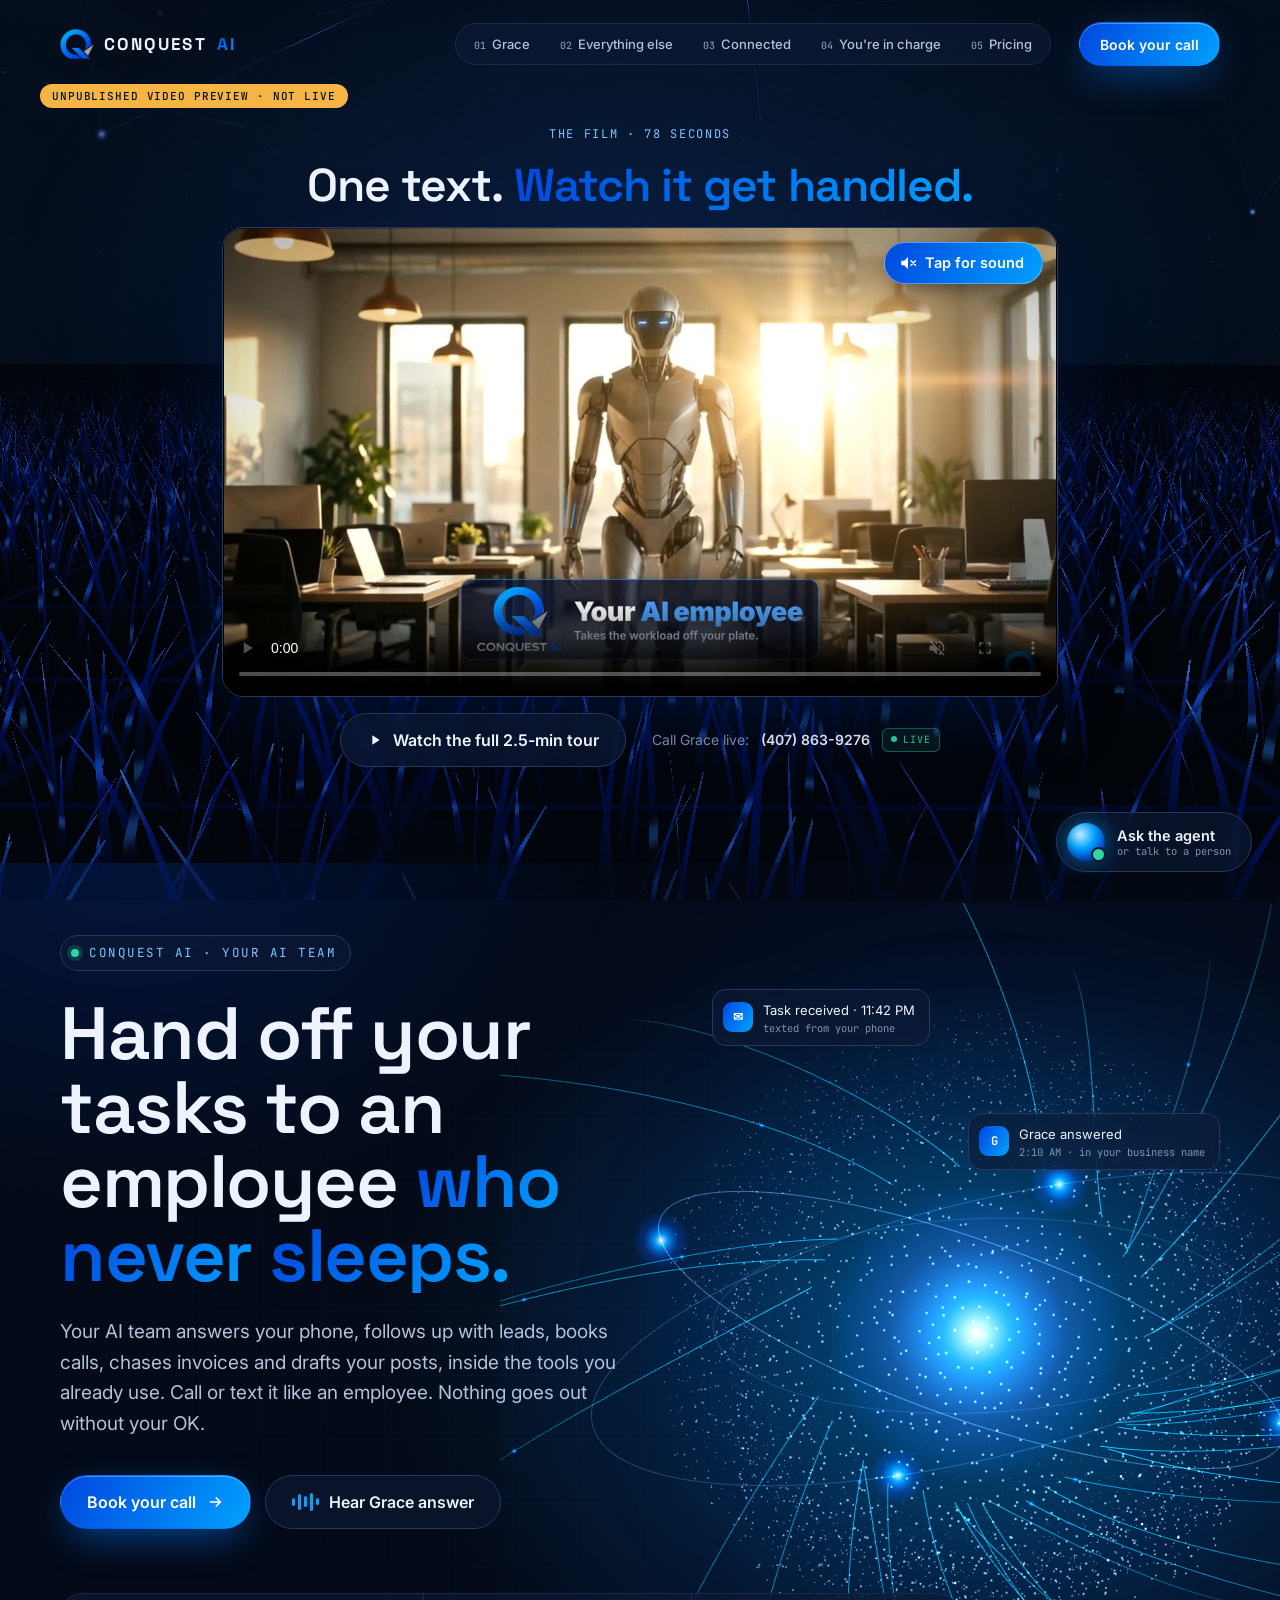
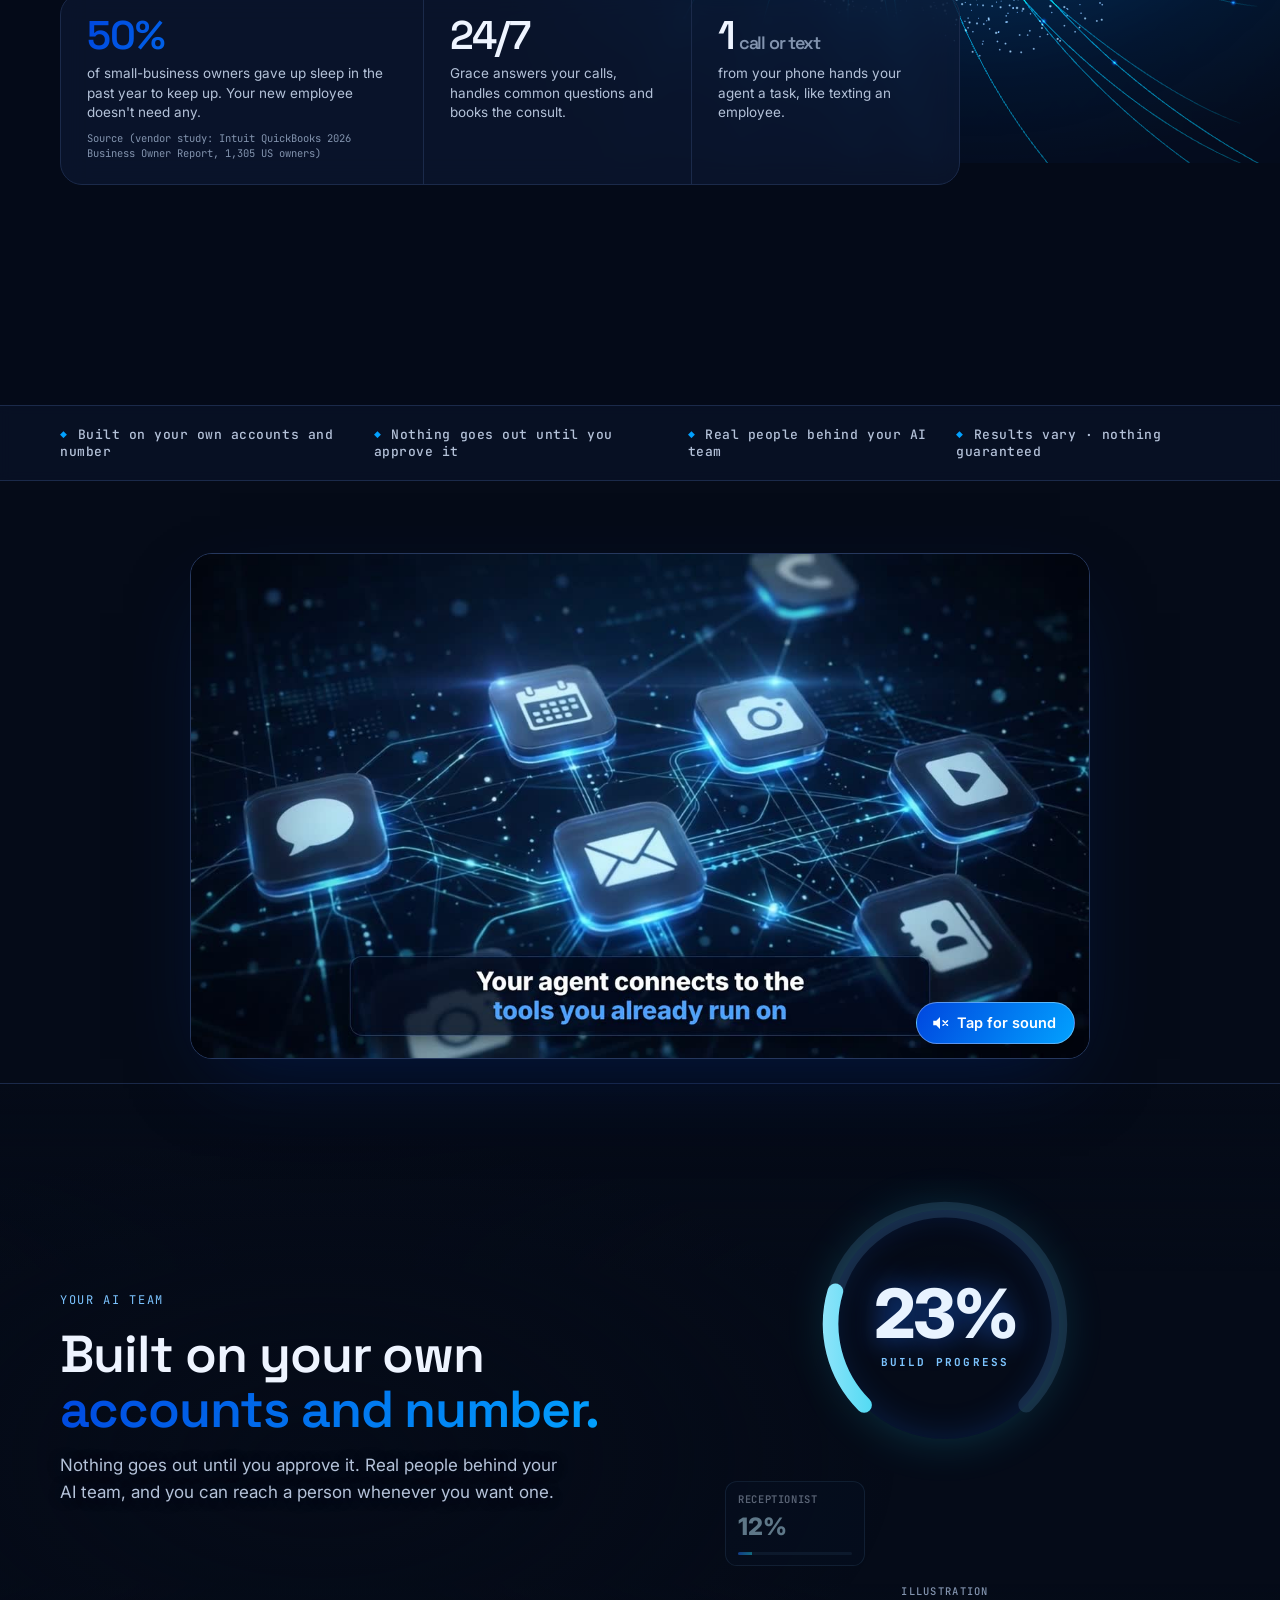
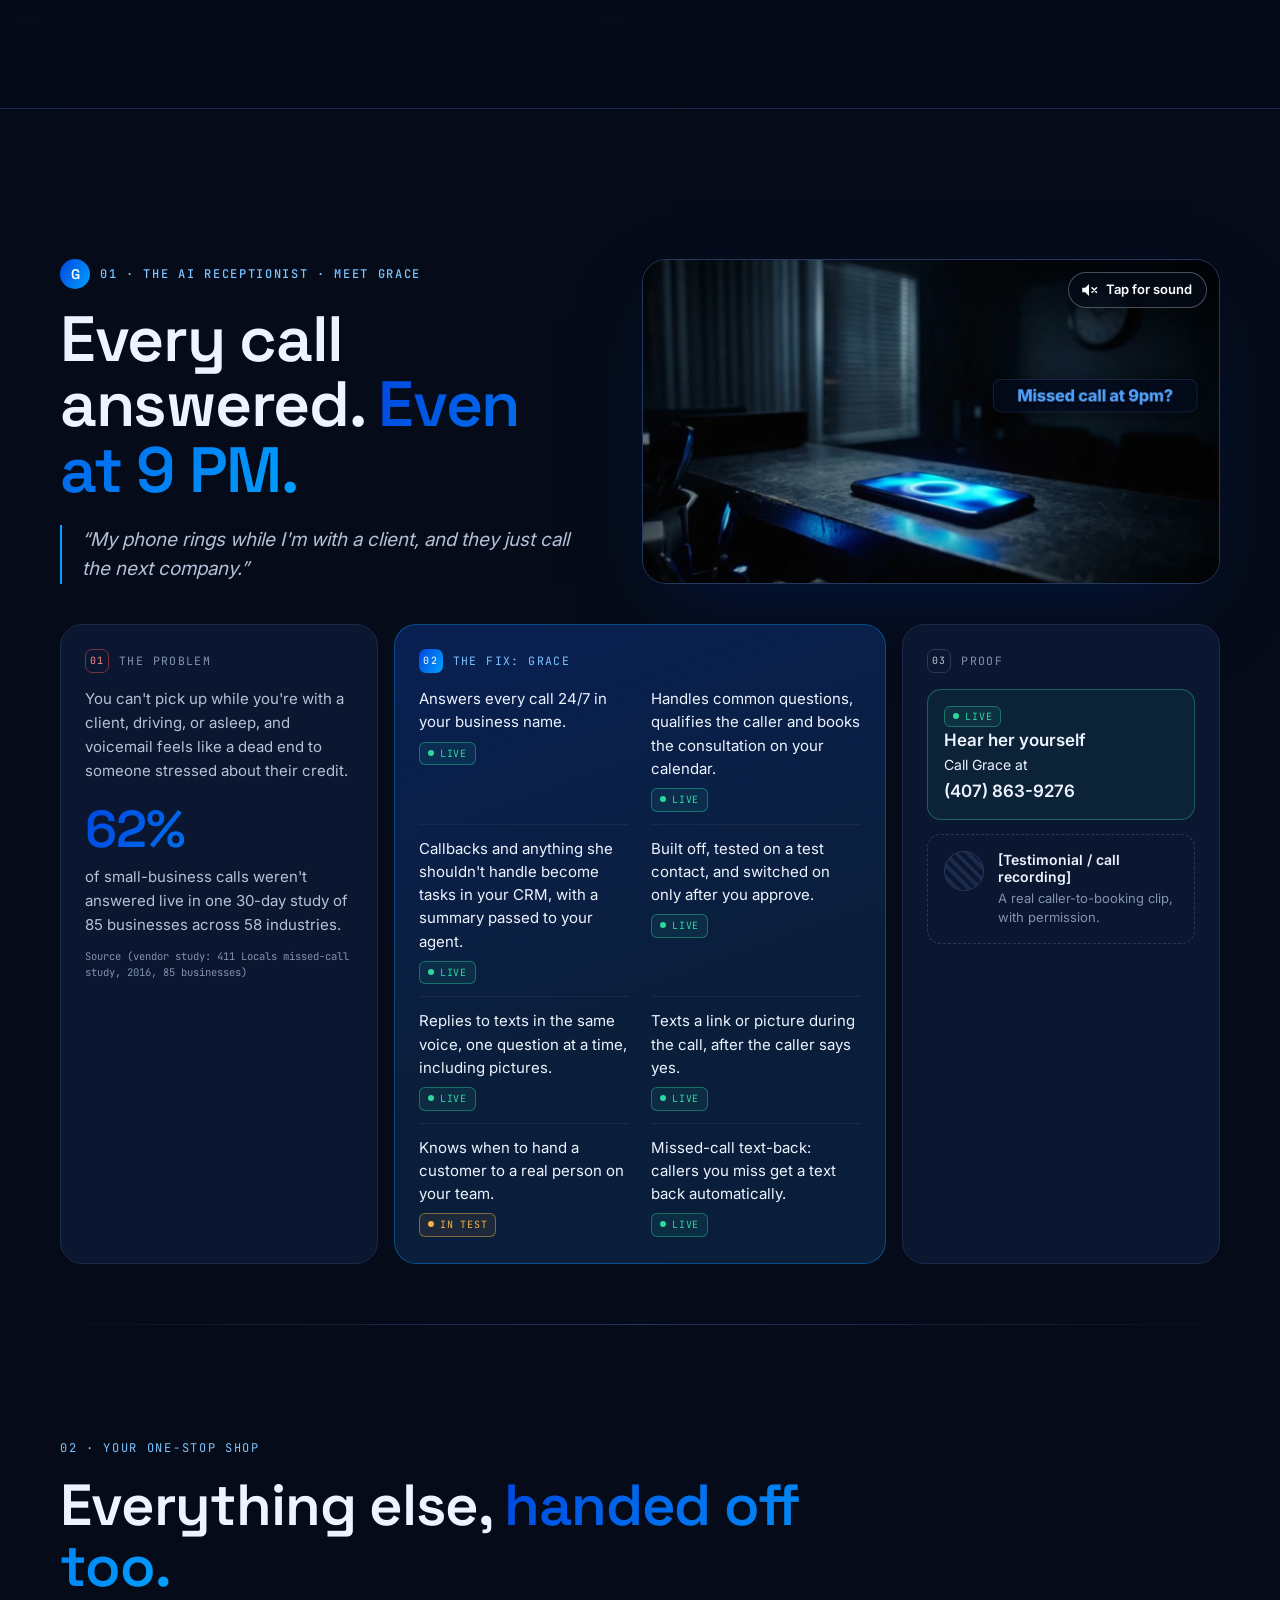
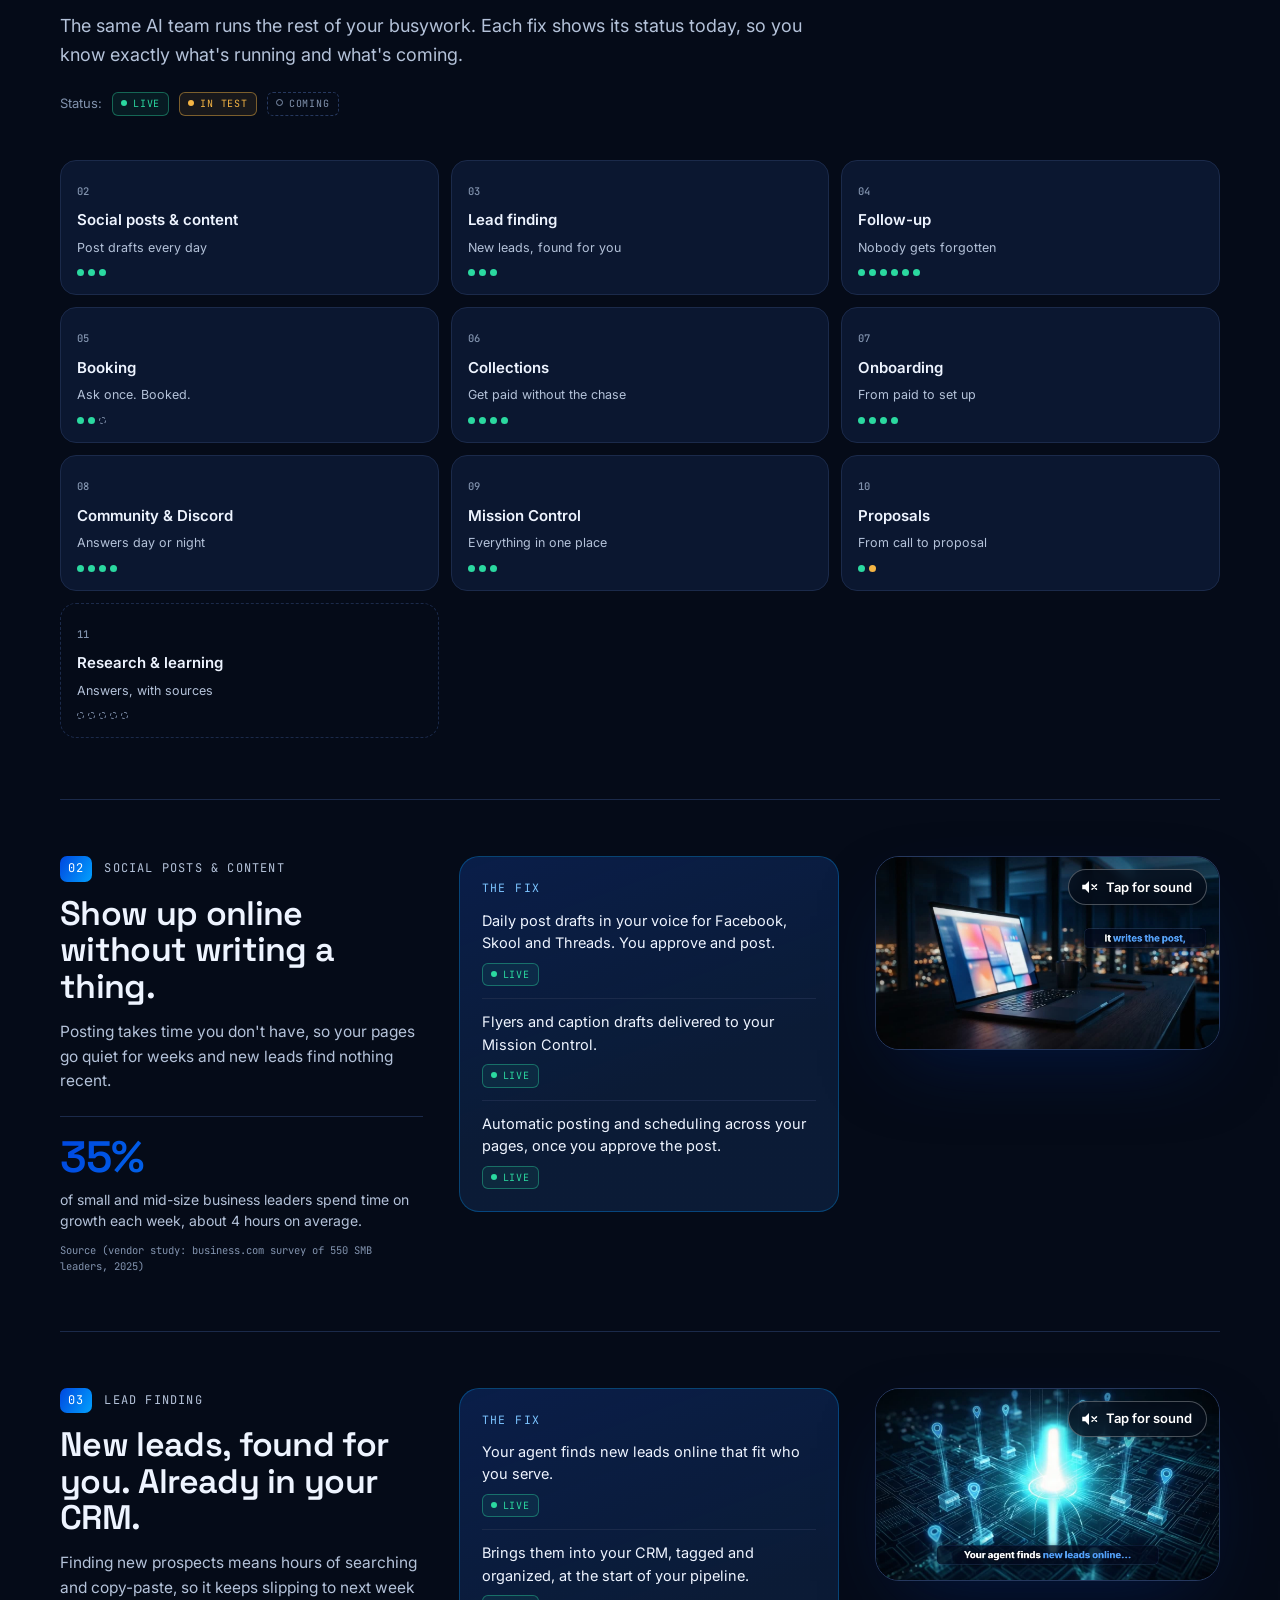
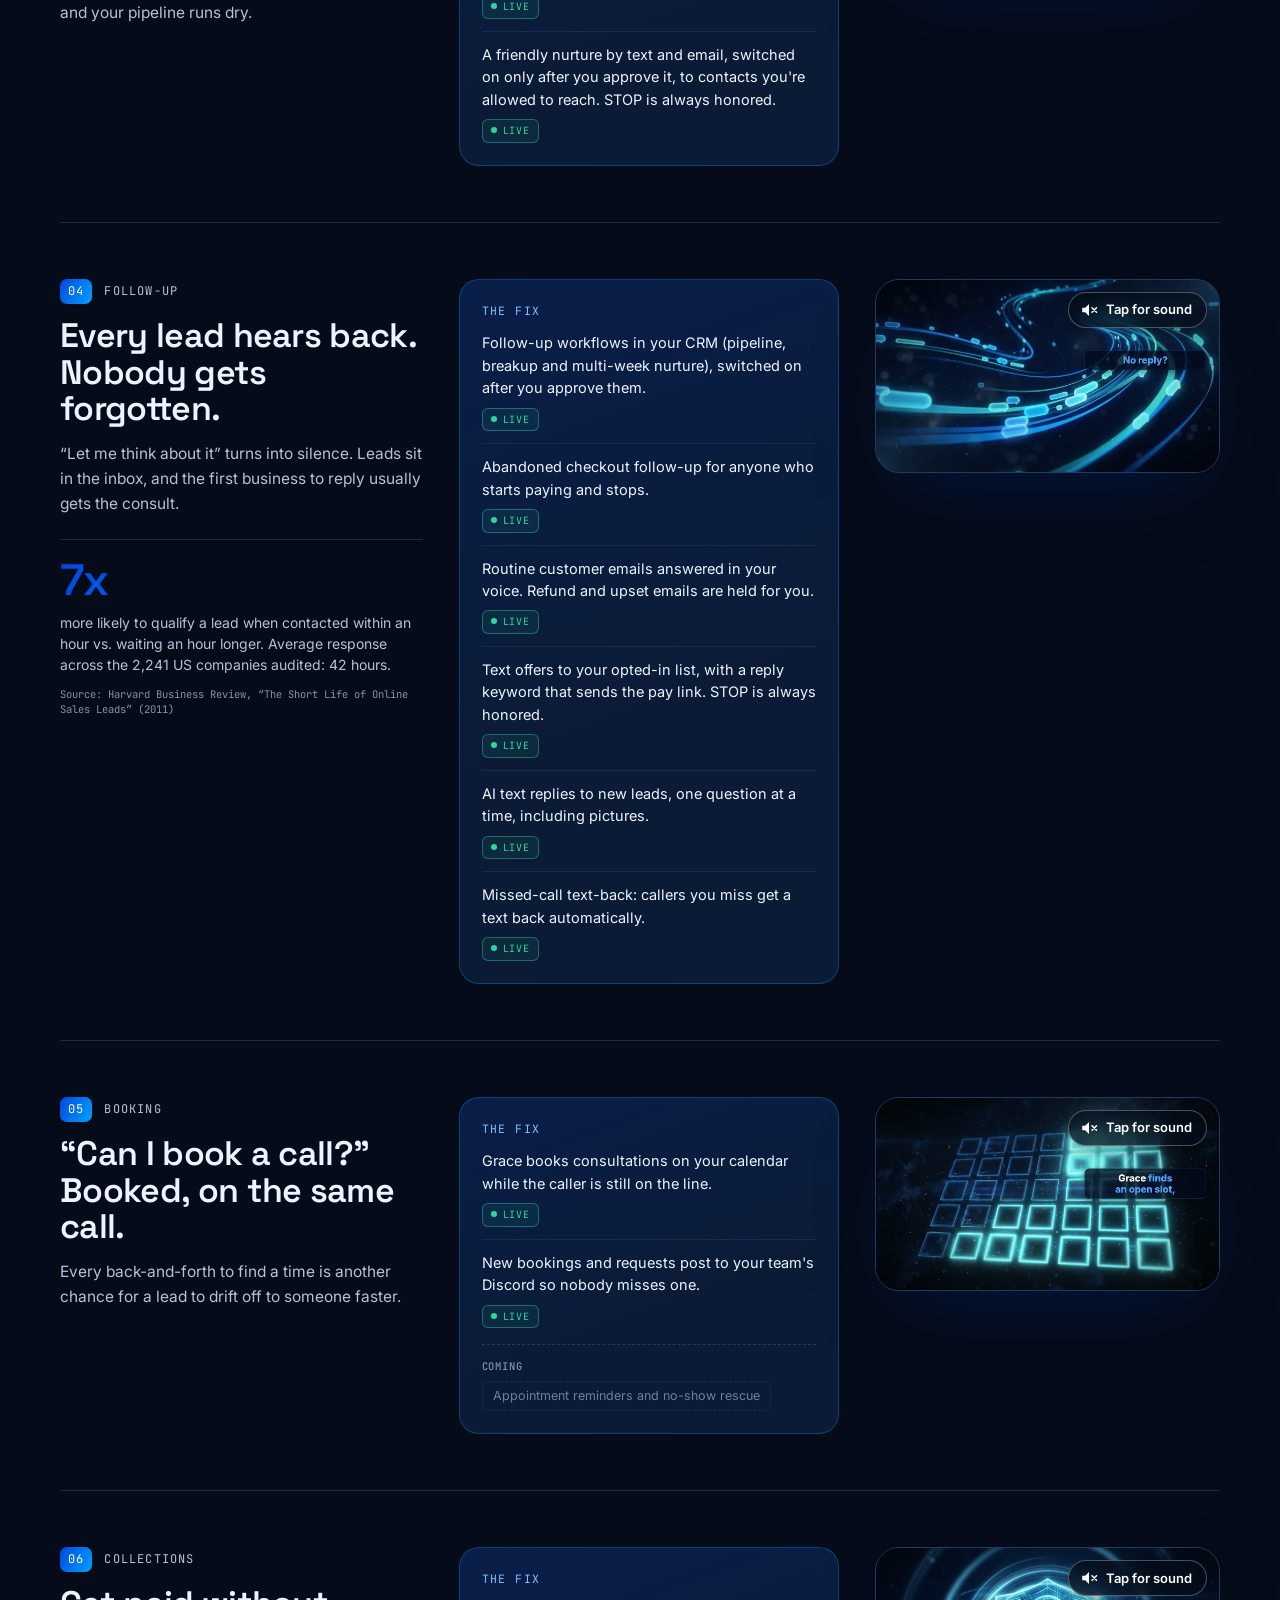
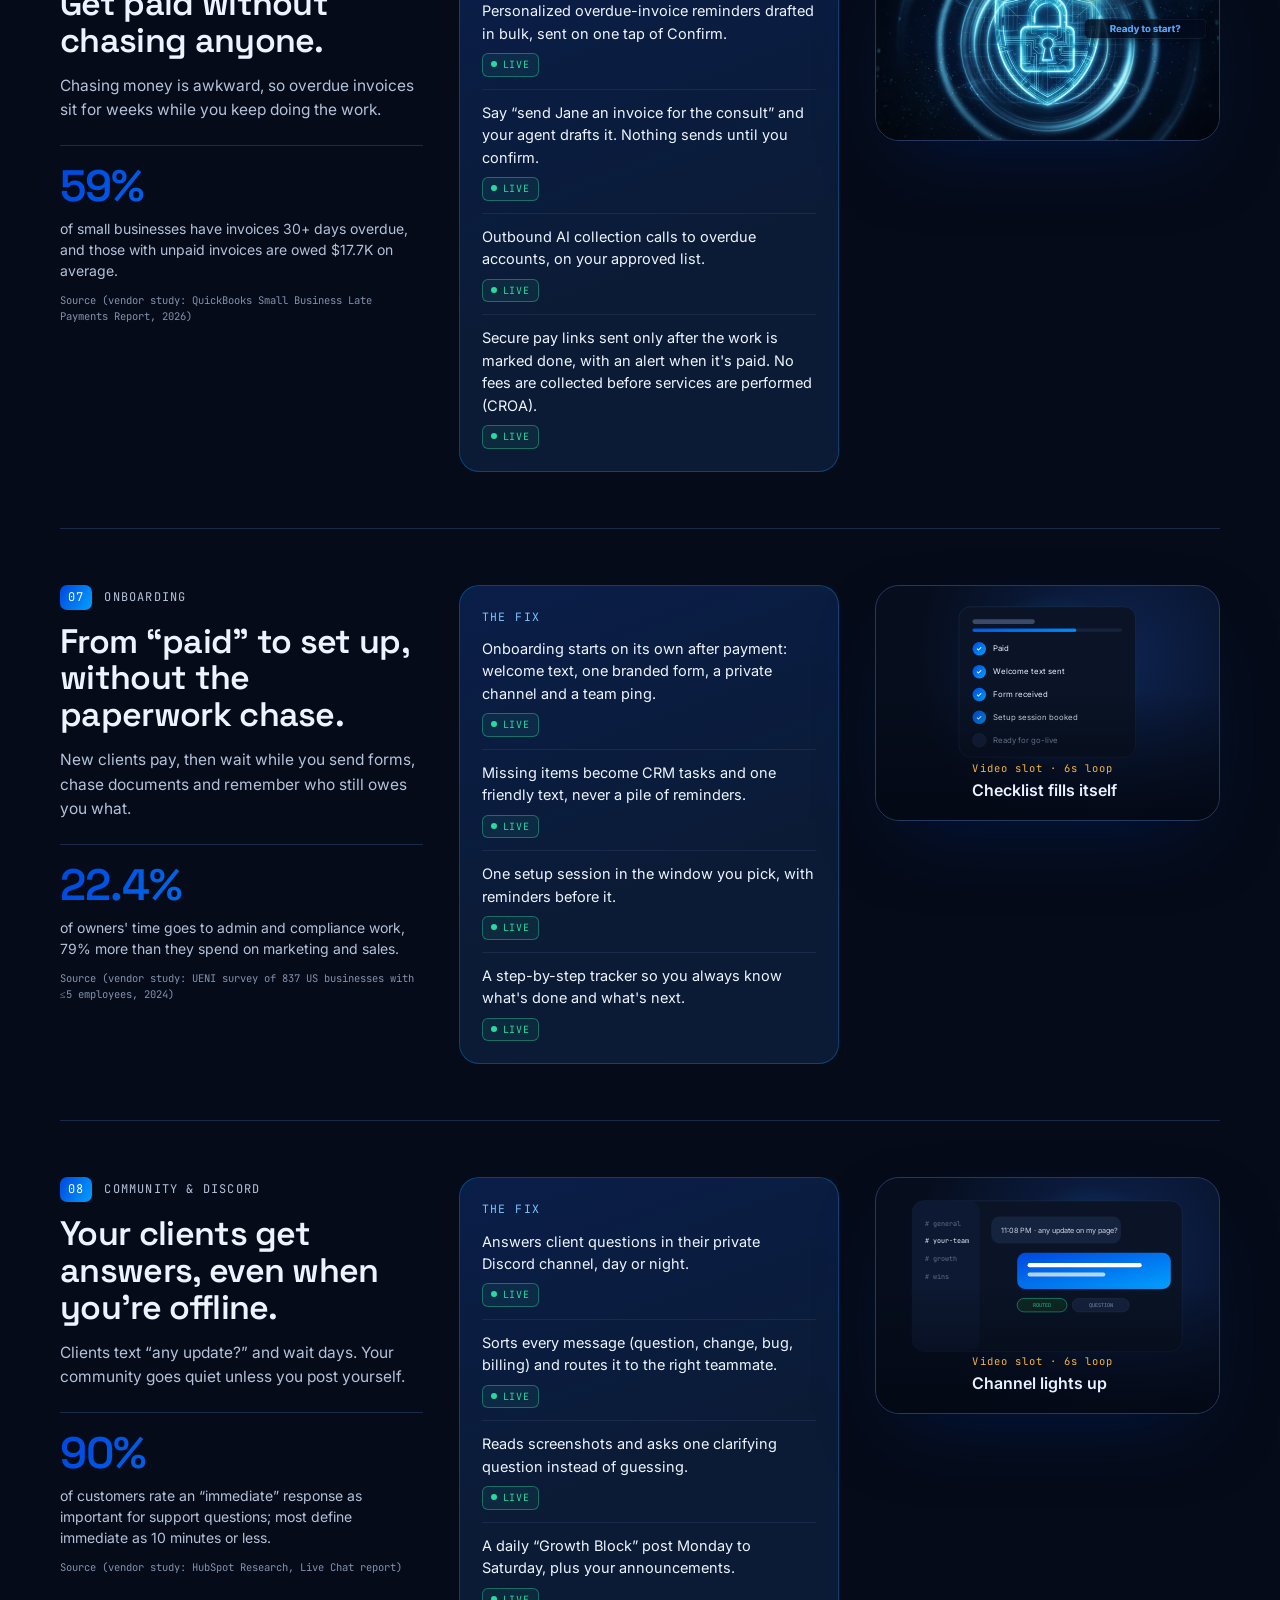
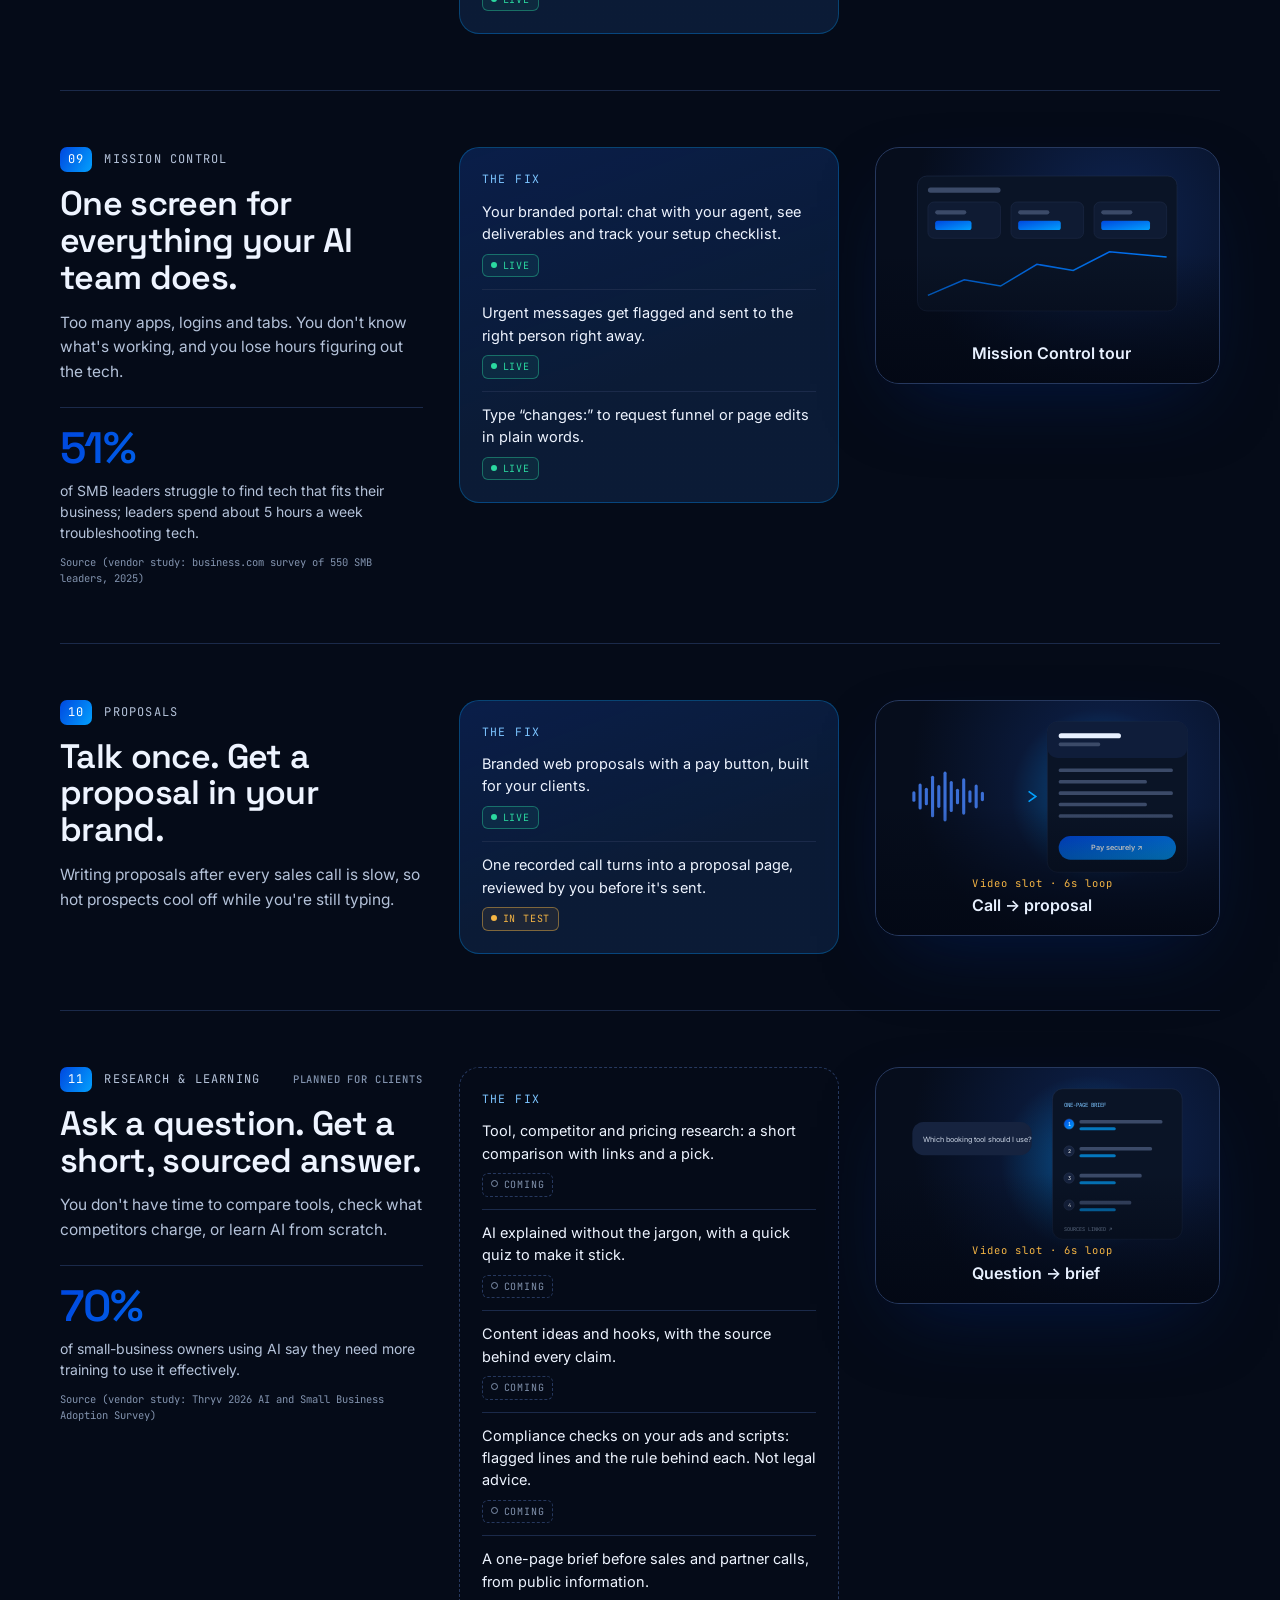
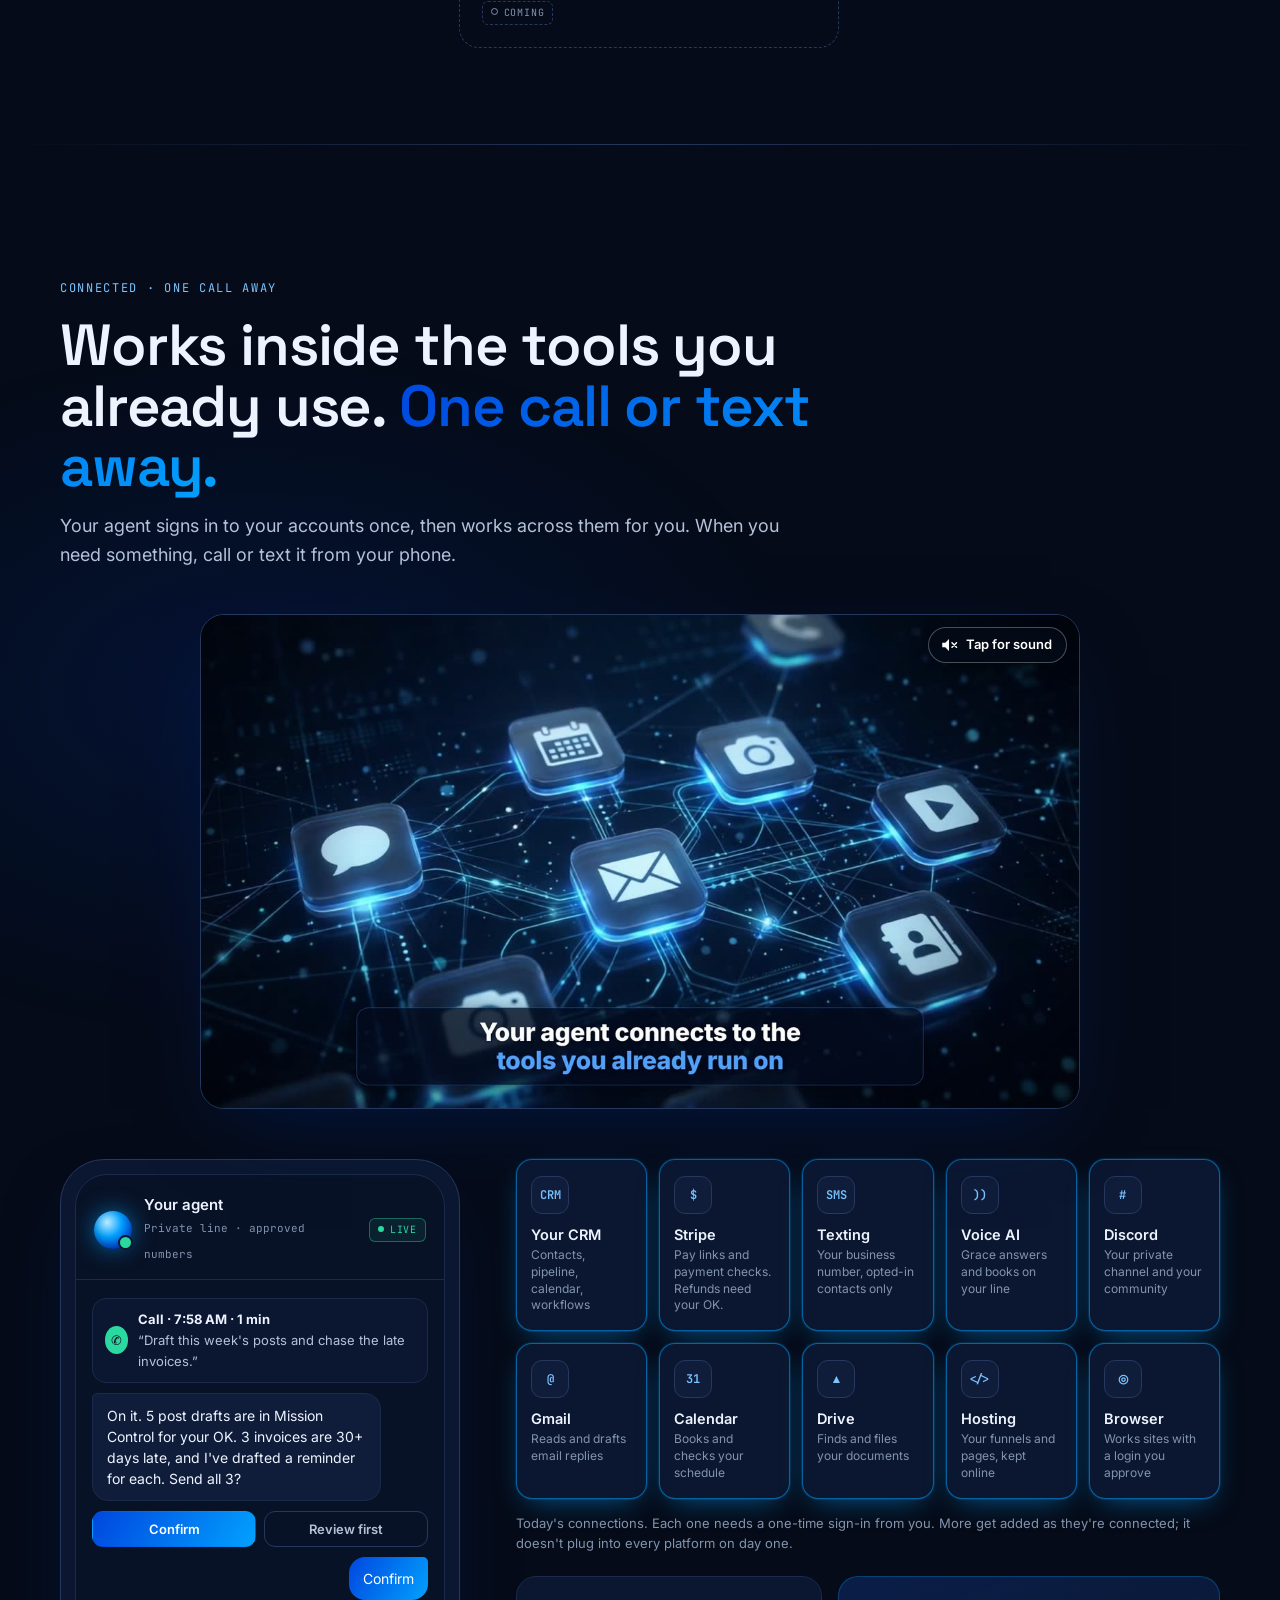
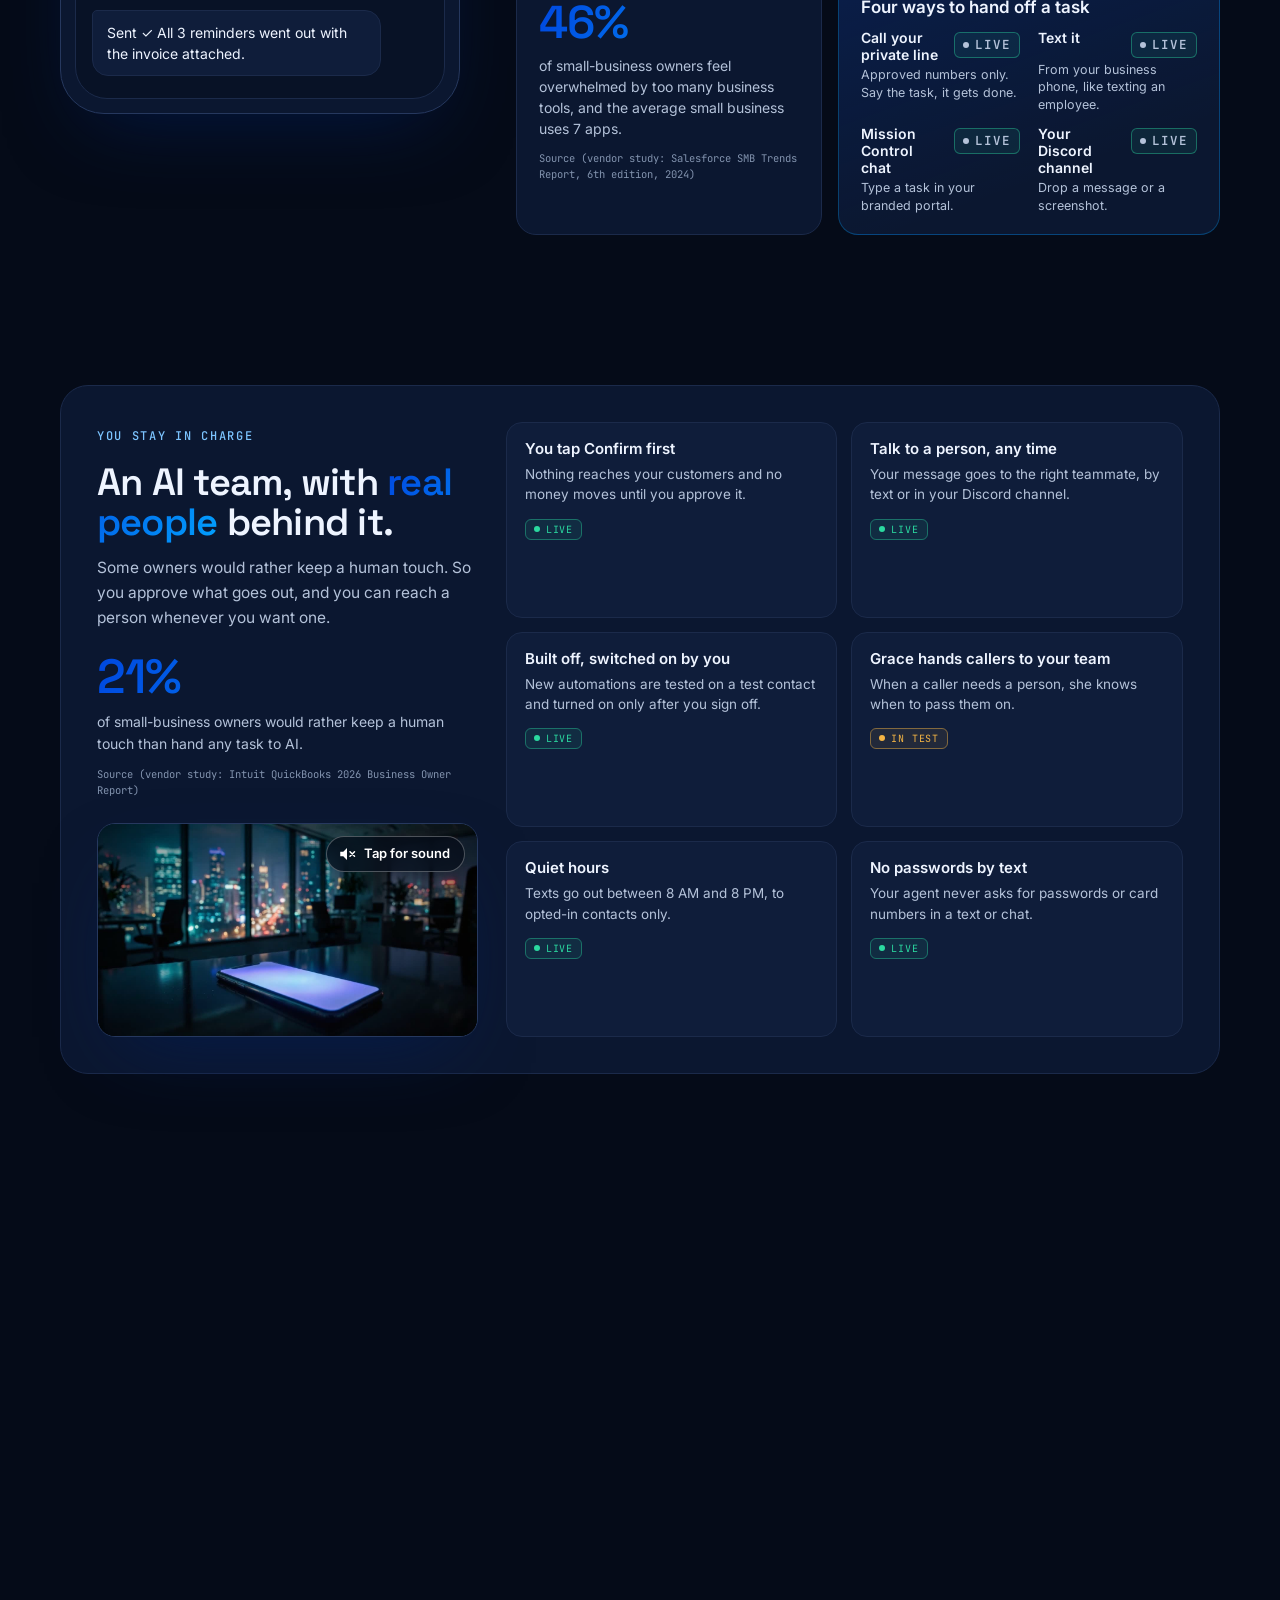
<file: video-preview/index.html>
<!doctype html>
<html lang="en" data-theme="dark">
<head>
<meta charset="utf-8">
<meta name="viewport" content="width=device-width,initial-scale=1,viewport-fit=cover">
<meta name="robots" content="noindex,nofollow">
<meta name="theme-color" content="#050B18">
<title>Conquest AI · Hand off your tasks to an employee who never sleeps (video preview)</title>
<link rel="preload" href="fonts/sg.woff2" as="font" type="font/woff2" crossorigin>
<link rel="preload" href="fonts/inter.woff2" as="font" type="font/woff2" crossorigin>
<link rel="icon" type="image/png" href="assets/icon.png">
<link rel="stylesheet" href="css/base.css">
<link rel="stylesheet" href="css/m1.css">
<link rel="stylesheet" href="css/video.css">
<!-- GENERATED by tools/gen.py from tools/body.html. Local build, milestone 1. Not deployed. -->
</head>
<body>
<div class="bgfield" id="bgfield" aria-hidden="true"><canvas></canvas></div>
<div class="m1-flag" role="note">Unpublished video preview · not live</div>

<header class="nav"><div class="wrap">
  <a class="logo" href="#one-text" data-scroll><img src="assets/icon.png" alt="" width="34" height="34"><b>CONQUEST</b><span>AI</span></a>
  <nav><a href="#grace" data-scroll data-nav="grace"><i>01</i>Grace</a><a href="#shop" data-scroll data-nav="shop"><i>02</i>Everything else</a><a href="#connect" data-scroll data-nav="connect"><i>03</i>Connected</a><a href="#control" data-scroll data-nav="control"><i>04</i>You're in charge</a><a href="#offer" data-scroll data-nav="offer"><i>05</i>Pricing</a></nav>
  <a class="btn btn-p" href="#offer" data-scroll>Book your call</a>
</div></header>

<section class="sec film film-top" id="one-text"><div class="wrap">
  <div class="sh rv film-head"><span class="tag">The film · 78 seconds</span><h2>One text. <span class="gtext">Watch it get handled.</span></h2></div>
  <figure class="film-vid" data-film><video controls playsinline webkit-playsinline muted preload="metadata" poster="media/one-text-full-w.jpg" aria-label="Conquest AI: One Text (78-second film)"><source src="media/one-text-full-w.mp4" type="video/mp4"><track kind="captions" srclang="en" label="English" src="media/one-text-full-w.vtt"></video><button class="vsound film-sound" type="button" aria-pressed="false"><span class="ic" aria-hidden="true"></span><span class="t">Tap for sound</span></button><figcaption class="vcap"><b>Conquest AI: One Text</b></figcaption></figure>
  <div class="film-under"><button class="btn btn-g tour-btn" type="button" data-tour><svg viewBox="0 0 24 24" fill="currentColor" aria-hidden="true"><path d="M8 5v14l11-7z"/></svg> Watch the full 2.5-min tour</button><div class="call">Call Grace live: <b><a href="tel:+14078639276">(407) 863-9276</a></b> <span class="st st-live">Live</span></div></div>
</div></section>

<!-- ===== HERO ===== -->
<section class="hero" id="top">
  <canvas id="core" aria-hidden="true"></canvas>
  <div class="chipf c1"><span class="ic">✉</span><div>Task received · 11:42 PM<small>texted from your phone</small></div></div>
  <div class="chipf c2"><span class="ic">G</span><div>Grace answered<small>2:10 AM · in your business name</small></div></div>
  <div class="chipf c3"><span class="ic">✎</span><div>5 post drafts ready<small>waiting for your OK</small></div></div>
  <div class="chipf c4"><span class="ic">✓</span><div>Invoice reminders ready<small>tap Confirm to send</small></div></div>
  <div class="wrap">
    <span class="eyebrow"><span class="dot"></span>Conquest AI · your AI team</span>
    <h1 class="split">Hand off your tasks to an employee <span class="gtext">who never sleeps.</span></h1>
    <p class="sub">Your AI team answers your phone, follows up with leads, books calls, chases invoices and drafts your posts, inside the tools you already use. Call or text it like an employee. Nothing goes out without your OK.</p>
    <div class="ctas">
      <a class="btn btn-p" href="#offer" data-scroll>Book your call <svg viewBox="0 0 24 24" fill="none" stroke="currentColor" stroke-width="2.2"><path d="M5 12h14M13 6l6 6-6 6"/></svg></a>
      <a class="btn btn-g" href="#grace" data-scroll><span class="wave"><i style="height:8px"></i><i style="height:16px"></i><i style="height:11px"></i><i style="height:18px"></i><i style="height:7px"></i></span> Hear Grace answer</a>
    </div>
    <div class="hstats">
      <div><div class="k gtext"><span class="count" data-to="50" data-load>50</span>%</div><p>of small-business owners gave up sleep in the past year to keep up. Your new employee doesn't need any.</p><div class="src">Source (vendor study: Intuit QuickBooks 2026 Business Owner Report, 1,305 US owners)</div></div>
      <div><div class="k">24/7</div><p>Grace answers your calls, handles common questions and books the consult.</p></div>
      <div><div class="k">1<small>call or text</small></div><p>from your phone hands your agent a task, like texting an employee.</p></div>
    </div>
  </div>
  <div class="grass-band" aria-hidden="true"><canvas id="grass"></canvas></div>
</section>

<div class="ribbon"><div class="wrap"><span>Built on your own accounts and number</span><span>Nothing goes out until you approve it</span><span>Real people behind your AI team</span><span>Results vary · nothing guaranteed</span></div></div>

<section class="sec hl-sec" id="in-60"><div class="wrap"><div class="hero-vid"><figure class="video vid vid-hero" data-vid="highlight" data-eager><video muted playsinline loop preload="none" data-v="media/highlight-v" data-w="media/highlight-w" aria-label="Conquest AI in 60 seconds"></video><button class="vsound" type="button" aria-pressed="false"><span class="ic" aria-hidden="true"></span><span class="t">Tap for sound</span></button><figcaption class="vcap"><b>Conquest AI in 60 seconds</b></figcaption></figure></div></div></section>

<section class="buildfx" id="team"><canvas id="buildgl" aria-hidden="true"></canvas><div class="wrap bx-grid">
  <div class="bx-text"><span class="tag">Your AI team</span><h2>Built on your own <span class="gtext">accounts and number.</span></h2><p>Nothing goes out until you approve it. Real people behind your AI team, and you can reach a person whenever you want one.</p></div>
  <div class="bx-vis" role="img" aria-label="Illustration: build progress for the receptionist, follow-up and your agent"><div class="bx-gauge"><svg viewBox="0 0 100 100" aria-hidden="true"><defs><linearGradient id="bxg" x1="0" y1="0" x2="1" y2="1"><stop offset="0" stop-color="#1F6FFF"/><stop offset=".6" stop-color="#22D3EE"/><stop offset="1" stop-color="#BDEBFF"/></linearGradient></defs><circle class="bx-ring-bg" cx="50" cy="50" r="44" pathLength="1"/><circle class="bx-ring-fg" cx="50" cy="50" r="44" pathLength="1"/></svg><div class="bx-gin"><span class="bx-num">100%</span><span class="bx-lbl">Build progress</span></div></div><div class="bx-cards"><div class="bx-card"><small>Receptionist</small><b>100%</b><i></i></div><div class="bx-card"><small>Follow-up</small><b>100%</b><i></i></div><div class="bx-card"><small>Your agent</small><b>100%</b><i></i></div></div><span class="bx-note">Illustration</span></div>
</div></section>

<section class="grace" id="grace"><div class="wrap">
  <div class="grace-top">
    <div class="rv"><span class="gname"><i>G</i>01 · The AI receptionist · meet Grace</span>
      <h2>Every call answered. <span class="gtext">Even at 9 PM.</span></h2>
      <blockquote>“My phone rings while I&#x27;m with a client, and they just call the next company.”</blockquote></div>
    <figure class="video vid " data-vid="clip4"><video muted playsinline loop preload="none" data-v="media/clip4-r2-v" data-w="media/clip4-r2-w" aria-label="Grace never misses a call"></video><button class="vsound" type="button" aria-pressed="false"><span class="ic" aria-hidden="true"></span><span class="t">Tap for sound</span></button><figcaption class="vcap"><b>Grace never misses a call</b></figcaption></figure>
  </div>
  <div class="beats gbeats">
    <div class="beat b1"><div class="bl"><i>01</i>The problem</div><p>You can&#x27;t pick up while you&#x27;re with a client, driving, or asleep, and voicemail feels like a dead end to someone stressed about their credit.</p><div class="stat" style="margin-top:20px"><span class="count" data-to="62">62</span>%</div><p>of small-business calls weren&#x27;t answered live in one 30-day study of 85 businesses across 58 industries.</p><p class="src">Source (vendor study: 411 Locals missed-call study, 2016, 85 businesses)</p></div>
    <div class="beat b2"><div class="bl"><i>02</i>The fix: Grace</div><ul class="fix"><li><span>Answers every call 24/7 in your business name.</span><span class="st st-live">Live</span></li><li><span>Handles common questions, qualifies the caller and books the consultation on your calendar.</span><span class="st st-live">Live</span></li><li><span>Callbacks and anything she shouldn&#x27;t handle become tasks in your CRM, with a summary passed to your agent.</span><span class="st st-live">Live</span></li><li><span>Built off, tested on a test contact, and switched on only after you approve.</span><span class="st st-live">Live</span></li><li><span>Replies to texts in the same voice, one question at a time, including pictures.</span><span class="st st-live">Live</span></li><li><span>Texts a link or picture during the call, after the caller says yes.</span><span class="st st-live">Live</span></li><li><span>Knows when to hand a customer to a real person on your team.</span><span class="st st-test">In test</span></li><li><span>Missed-call text-back: callers you miss get a text back automatically.</span><span class="st st-live">Live</span></li></ul></div>
    <div class="beat b3"><div class="bl"><i>03</i>Proof</div>
      <div class="callcard"><span class="st st-live">Live</span><b>Hear her yourself</b>Call Grace at <b><a href="tel:+14078639276">(407) 863-9276</a></b></div>
      <div class="ph-proof" style="margin-top:14px"><div class="ph-av"></div><div><b>[Testimonial / call recording]</b><span>A real caller-to-booking clip, with permission.</span></div></div></div>
  </div>
</div></section>

<section class="shop" id="shop"><div class="wrap">
  <div class="sh rv"><span class="tag">02 · Your one-stop shop</span><h2>Everything else, <span class="gtext">handed off too.</span></h2><p>The same AI team runs the rest of your busywork. Each fix shows its status today, so you know exactly what's running and what's coming.</p></div>
  <div class="legend">Status: <span class="st st-live">Live</span><span class="st st-test">In test</span><span class="st st-soon">Coming</span></div>
  <div class="idx"><a href="#social" data-scroll class=""><i>02</i><b>Social posts &amp; content</b><span>Post drafts every day</span><div class="dots"><u class=""></u><u class=""></u><u class=""></u></div></a><a href="#leads" data-scroll class=""><i>03</i><b>Lead finding</b><span>New leads, found for you</span><div class="dots"><u class=""></u><u class=""></u><u class=""></u></div></a><a href="#follow" data-scroll class=""><i>04</i><b>Follow-up</b><span>Nobody gets forgotten</span><div class="dots"><u class=""></u><u class=""></u><u class=""></u><u class=""></u><u class=""></u><u class=""></u></div></a><a href="#book" data-scroll class=""><i>05</i><b>Booking</b><span>Ask once. Booked.</span><div class="dots"><u class=""></u><u class=""></u><u class="s"></u></div></a><a href="#collect" data-scroll class=""><i>06</i><b>Collections</b><span>Get paid without the chase</span><div class="dots"><u class=""></u><u class=""></u><u class=""></u><u class=""></u></div></a><a href="#onboard" data-scroll class=""><i>07</i><b>Onboarding</b><span>From paid to set up</span><div class="dots"><u class=""></u><u class=""></u><u class=""></u><u class=""></u></div></a><a href="#community" data-scroll class=""><i>08</i><b>Community &amp; Discord</b><span>Answers day or night</span><div class="dots"><u class=""></u><u class=""></u><u class=""></u><u class=""></u></div></a><a href="#mc" data-scroll class=""><i>09</i><b>Mission Control</b><span>Everything in one place</span><div class="dots"><u class=""></u><u class=""></u><u class=""></u></div></a><a href="#proposal" data-scroll class=""><i>10</i><b>Proposals</b><span>From call to proposal</span><div class="dots"><u class=""></u><u class="t"></u></div></a><a href="#research" data-scroll class="soon"><i>11</i><b>Research &amp; learning</b><span>Answers, with sources</span><div class="dots"><u class="s"></u><u class="s"></u><u class="s"></u><u class="s"></u><u class="s"></u></div></a></div>
  <div class="modpill" aria-hidden="true"><span>Now viewing</span><b>Social posts &amp; content</b></div>
  <article class="mod" id="social" data-mod="Social posts &amp; content">
  <div><div class="kicker"><span class="num">02</span><span>Social posts &amp; content</span></div><h3>Show up online without writing a thing.</h3><p class="prob">Posting takes time you don&#x27;t have, so your pages go quiet for weeks and new leads find nothing recent.</p><div class="mstat"><div class="stat"><span class="count" data-to="35">35</span>%</div><p>of small and mid-size business leaders spend time on growth each week, about 4 hours on average.</p><p class="src">Source (vendor study: business.com survey of 550 SMB leaders, 2025)</p></div></div>
  <div class="fixbox"><div class="bl" style="color:var(--sky)">The fix</div><ul class="fix"><li><span>Daily post drafts in your voice for Facebook, Skool and Threads. You approve and post.</span><span class="st st-live">Live</span></li><li><span>Flyers and caption drafts delivered to your Mission Control.</span><span class="st st-live">Live</span></li><li><span>Automatic posting and scheduling across your pages, once you approve the post.</span><span class="st st-live">Live</span></li></ul></div>
  <figure class="video vid " data-vid="clip3"><video muted playsinline loop preload="none" data-v="media/clip3-v" data-w="media/clip3-w" aria-label="Posts and schedules"></video><button class="vsound" type="button" aria-pressed="false"><span class="ic" aria-hidden="true"></span><span class="t">Tap for sound</span></button><figcaption class="vcap"><b>Posts and schedules</b></figcaption></figure>
</article><article class="mod" id="leads" data-mod="Lead finding">
  <div><div class="kicker"><span class="num">03</span><span>Lead finding</span></div><h3>New leads, found for you. Already in your CRM.</h3><p class="prob">Finding new prospects means hours of searching and copy-paste, so it keeps slipping to next week and your pipeline runs dry.</p></div>
  <div class="fixbox"><div class="bl" style="color:var(--sky)">The fix</div><ul class="fix"><li><span>Your agent finds new leads online that fit who you serve.</span><span class="st st-live">Live</span></li><li><span>Brings them into your CRM, tagged and organized, at the start of your pipeline.</span><span class="st st-live">Live</span></li><li><span>A friendly nurture by text and email, switched on only after you approve it, to contacts you&#x27;re allowed to reach. STOP is always honored.</span><span class="st st-live">Live</span></li></ul></div>
  <figure class="video vid " data-vid="clip9"><video muted playsinline loop preload="none" data-v="media/clip9-v" data-w="media/clip9-w" aria-label="Finds new leads"></video><button class="vsound" type="button" aria-pressed="false"><span class="ic" aria-hidden="true"></span><span class="t">Tap for sound</span></button><figcaption class="vcap"><b>Finds new leads</b></figcaption></figure>
</article><article class="mod" id="follow" data-mod="Follow-up">
  <div><div class="kicker"><span class="num">04</span><span>Follow-up</span></div><h3>Every lead hears back. Nobody gets forgotten.</h3><p class="prob">“Let me think about it” turns into silence. Leads sit in the inbox, and the first business to reply usually gets the consult.</p><div class="mstat"><div class="stat"><span class="count" data-to="7">7</span>x</div><p>more likely to qualify a lead when contacted within an hour vs. waiting an hour longer. Average response across the 2,241 US companies audited: 42 hours.</p><p class="src">Source: Harvard Business Review, “The Short Life of Online Sales Leads” (2011)</p></div></div>
  <div class="fixbox"><div class="bl" style="color:var(--sky)">The fix</div><ul class="fix"><li><span>Follow-up workflows in your CRM (pipeline, breakup and multi-week nurture), switched on after you approve them.</span><span class="st st-live">Live</span></li><li><span>Abandoned checkout follow-up for anyone who starts paying and stops.</span><span class="st st-live">Live</span></li><li><span>Routine customer emails answered in your voice. Refund and upset emails are held for you.</span><span class="st st-live">Live</span></li><li><span>Text offers to your opted-in list, with a reply keyword that sends the pay link. STOP is always honored.</span><span class="st st-live">Live</span></li><li><span>AI text replies to new leads, one question at a time, including pictures.</span><span class="st st-live">Live</span></li><li><span>Missed-call text-back: callers you miss get a text back automatically.</span><span class="st st-live">Live</span></li></ul></div>
  <figure class="video vid " data-vid="clip7"><video muted playsinline loop preload="none" data-v="media/clip7-v" data-w="media/clip7-w" aria-label="Follows up"></video><button class="vsound" type="button" aria-pressed="false"><span class="ic" aria-hidden="true"></span><span class="t">Tap for sound</span></button><figcaption class="vcap"><b>Follows up</b></figcaption></figure>
</article><article class="mod" id="book" data-mod="Booking">
  <div><div class="kicker"><span class="num">05</span><span>Booking</span></div><h3>“Can I book a call?” Booked, on the same call.</h3><p class="prob">Every back-and-forth to find a time is another chance for a lead to drift off to someone faster.</p></div>
  <div class="fixbox"><div class="bl" style="color:var(--sky)">The fix</div><ul class="fix"><li><span>Grace books consultations on your calendar while the caller is still on the line.</span><span class="st st-live">Live</span></li><li><span>New bookings and requests post to your team&#x27;s Discord so nobody misses one.</span><span class="st st-live">Live</span></li></ul><div class="soonrow"><b>Coming</b><span class="sc">Appointment reminders and no-show rescue</span></div></div>
  <figure class="video vid " data-vid="clip5"><video muted playsinline loop preload="none" data-v="media/clip5-v" data-w="media/clip5-w" aria-label="Books the appointment"></video><button class="vsound" type="button" aria-pressed="false"><span class="ic" aria-hidden="true"></span><span class="t">Tap for sound</span></button><figcaption class="vcap"><b>Books the appointment</b></figcaption></figure>
</article><article class="mod" id="collect" data-mod="Collections">
  <div><div class="kicker"><span class="num">06</span><span>Collections</span></div><h3>Get paid without chasing anyone.</h3><p class="prob">Chasing money is awkward, so overdue invoices sit for weeks while you keep doing the work.</p><div class="mstat"><div class="stat"><span class="count" data-to="59">59</span>%</div><p>of small businesses have invoices 30+ days overdue, and those with unpaid invoices are owed $17.7K on average.</p><p class="src">Source (vendor study: QuickBooks Small Business Late Payments Report, 2026)</p></div></div>
  <div class="fixbox"><div class="bl" style="color:var(--sky)">The fix</div><ul class="fix"><li><span>Personalized overdue-invoice reminders drafted in bulk, sent on one tap of Confirm.</span><span class="st st-live">Live</span></li><li><span>Say “send Jane an invoice for the consult” and your agent drafts it. Nothing sends until you confirm.</span><span class="st st-live">Live</span></li><li><span>Outbound AI collection calls to overdue accounts, on your approved list.</span><span class="st st-live">Live</span></li><li><span>Secure pay links sent only after the work is marked done, with an alert when it&#x27;s paid. No fees are collected before services are performed (CROA).</span><span class="st st-live">Live</span></li></ul></div>
  <figure class="video vid " data-vid="clip6"><video muted playsinline loop preload="none" data-v="media/clip6-v" data-w="media/clip6-w" aria-label="Sends the pay link"></video><button class="vsound" type="button" aria-pressed="false"><span class="ic" aria-hidden="true"></span><span class="t">Tap for sound</span></button><figcaption class="vcap"><b>Sends the pay link</b></figcaption></figure>
</article><article class="mod" id="onboard" data-mod="Onboarding">
  <div><div class="kicker"><span class="num">07</span><span>Onboarding</span></div><h3>From “paid” to set up, without the paperwork chase.</h3><p class="prob">New clients pay, then wait while you send forms, chase documents and remember who still owes you what.</p><div class="mstat"><div class="stat"><span class="count" data-to="22.4">22.4</span>%</div><p>of owners&#x27; time goes to admin and compliance work, 79% more than they spend on marketing and sales.</p><p class="src">Source (vendor study: UENI survey of 837 US businesses with ≤5 employees, 2024)</p></div></div>
  <div class="fixbox"><div class="bl" style="color:var(--sky)">The fix</div><ul class="fix"><li><span>Onboarding starts on its own after payment: welcome text, one branded form, a private channel and a team ping.</span><span class="st st-live">Live</span></li><li><span>Missing items become CRM tasks and one friendly text, never a pile of reminders.</span><span class="st st-live">Live</span></li><li><span>One setup session in the window you pick, with reminders before it.</span><span class="st st-live">Live</span></li><li><span>A step-by-step tracker so you always know what&#x27;s done and what&#x27;s next.</span><span class="st st-live">Live</span></li></ul></div>
  <figure class="video" data-video-slot="onboard"><svg viewBox="-10 -14 660 412" preserveAspectRatio="xMidYMin meet" aria-hidden="true"><defs><linearGradient id="gonboard" x1="0" y1="0" x2="1" y2="1"><stop offset="0" stop-color="#0047DF"/><stop offset="1" stop-color="#02A1FE"/></linearGradient><radialGradient id="ronboard" cx=".5" cy=".5" r=".5"><stop offset="0" stop-color="#02A1FE" stop-opacity=".55"/><stop offset="1" stop-color="#02A1FE" stop-opacity="0"/></radialGradient></defs><circle cx="330" cy="170" r="170" fill="url(#ronboard)" opacity=".7"/><rect x="150" y="26" width="340" height="290" rx="22" fill="#0A1426" stroke="#22304D"/><rect x="176" y="50" width="120" height="9" rx="4" fill="#3B4A68"/><rect x="176" y="68" width="288" height="6" rx="3" fill="#16233F"/><rect x="176" y="68" width="200" height="6" rx="3" fill="url(#gonboard)"/><g transform="translate(176 94)"><circle cx="13" cy="13" r="13" fill="url(#gonboard)" stroke="none"/><text x="13" y="18" fill="#fff" font-size="13" text-anchor="middle" font-family="IN" font-weight="700">✓</text><text x="40" y="18" fill="#E8F1FF" font-size="15" font-family="IN">Paid</text></g><g transform="translate(176 138)"><circle cx="13" cy="13" r="13" fill="url(#gonboard)" stroke="none"/><text x="13" y="18" fill="#fff" font-size="13" text-anchor="middle" font-family="IN" font-weight="700">✓</text><text x="40" y="18" fill="#E8F1FF" font-size="15" font-family="IN">Welcome text sent</text></g><g transform="translate(176 182)"><circle cx="13" cy="13" r="13" fill="url(#gonboard)" stroke="none"/><text x="13" y="18" fill="#fff" font-size="13" text-anchor="middle" font-family="IN" font-weight="700">✓</text><text x="40" y="18" fill="#E8F1FF" font-size="15" font-family="IN">Form received</text></g><g transform="translate(176 226)"><circle cx="13" cy="13" r="13" fill="url(#gonboard)" stroke="none"/><text x="13" y="18" fill="#fff" font-size="13" text-anchor="middle" font-family="IN" font-weight="700">✓</text><text x="40" y="18" fill="#E8F1FF" font-size="15" font-family="IN">Setup session booked</text></g><g transform="translate(176 270)"><circle cx="13" cy="13" r="13" fill="#16233F" stroke="#2A3550"/><text x="13" y="18" fill="#fff" font-size="13" text-anchor="middle" font-family="IN" font-weight="700"></text><text x="40" y="18" fill="#8FA3BF" font-size="15" font-family="IN">Ready for go-live</text></g></svg><div class="vshade"></div><figcaption><span class="vlabel">Video slot · 6s loop</span><b>Checklist fills itself</b><span>A tracker ticks down: paid, welcome sent, form in, session booked, ready.</span></figcaption></figure>
</article><article class="mod" id="community" data-mod="Community &amp; Discord">
  <div><div class="kicker"><span class="num">08</span><span>Community &amp; Discord</span></div><h3>Your clients get answers, even when you&#x27;re offline.</h3><p class="prob">Clients text “any update?” and wait days. Your community goes quiet unless you post yourself.</p><div class="mstat"><div class="stat"><span class="count" data-to="90">90</span>%</div><p>of customers rate an “immediate” response as important for support questions; most define immediate as 10 minutes or less.</p><p class="src">Source (vendor study: HubSpot Research, Live Chat report)</p></div></div>
  <div class="fixbox"><div class="bl" style="color:var(--sky)">The fix</div><ul class="fix"><li><span>Answers client questions in their private Discord channel, day or night.</span><span class="st st-live">Live</span></li><li><span>Sorts every message (question, change, bug, billing) and routes it to the right teammate.</span><span class="st st-live">Live</span></li><li><span>Reads screenshots and asks one clarifying question instead of guessing.</span><span class="st st-live">Live</span></li><li><span>A daily “Growth Block” post Monday to Saturday, plus your announcements.</span><span class="st st-live">Live</span></li></ul></div>
  <figure class="video" data-video-slot="discord"><svg viewBox="-10 -14 660 412" preserveAspectRatio="xMidYMin meet" aria-hidden="true"><defs><linearGradient id="gdiscord" x1="0" y1="0" x2="1" y2="1"><stop offset="0" stop-color="#0047DF"/><stop offset="1" stop-color="#02A1FE"/></linearGradient><radialGradient id="rdiscord" cx=".5" cy=".5" r=".5"><stop offset="0" stop-color="#02A1FE" stop-opacity=".55"/><stop offset="1" stop-color="#02A1FE" stop-opacity="0"/></radialGradient></defs><circle cx="400" cy="170" r="170" fill="url(#rdiscord)" opacity=".7"/><rect x="60" y="30" width="520" height="290" rx="22" fill="#0A1426" stroke="#22304D"/><rect x="60" y="30" width="130" height="290" rx="22" fill="#0D1932"/><text x="84" y="78" fill="#5E6E89" font-size="13" font-family="JBM"># general</text><text x="84" y="112" fill="#E8F1FF" font-size="13" font-family="JBM"># your-team</text><text x="84" y="146" fill="#5E6E89" font-size="13" font-family="JBM"># growth</text><text x="84" y="180" fill="#5E6E89" font-size="13" font-family="JBM"># wins</text><rect x="212" y="60" width="250" height="52" rx="16" fill="#16233F"/><text x="230" y="92" fill="#C9D3E3" font-size="14" font-family="IN">11:08 PM · any update on my page?</text><rect x="262" y="130" width="296" height="70" rx="16" fill="url(#gdiscord)"/><rect x="282" y="150" width="220" height="8" rx="4" fill="#fff"/><rect x="282" y="168" width="150" height="8" rx="4" fill="#fff" opacity=".7"/><rect x="262" y="218" width="96" height="26" rx="13" fill="#0E2A22" stroke="#2BD9A0"/><text x="310" y="235" fill="#2BD9A0" font-size="10" text-anchor="middle" font-family="JBM">ROUTED</text><rect x="368" y="218" width="110" height="26" rx="13" fill="#16233F" stroke="#2A3550"/><text x="423" y="235" fill="#8FA3BF" font-size="10" text-anchor="middle" font-family="JBM">QUESTION</text></svg><div class="vshade"></div><figcaption><span class="vlabel">Video slot · 6s loop</span><b>Channel lights up</b><span>A question lands at 11 PM; a reply appears, tagged and routed, before the coffee&#x27;s made.</span></figcaption></figure>
</article><article class="mod" id="mc" data-mod="Mission Control">
  <div><div class="kicker"><span class="num">09</span><span>Mission Control</span></div><h3>One screen for everything your AI team does.</h3><p class="prob">Too many apps, logins and tabs. You don&#x27;t know what&#x27;s working, and you lose hours figuring out the tech.</p><div class="mstat"><div class="stat"><span class="count" data-to="51">51</span>%</div><p>of SMB leaders struggle to find tech that fits their business; leaders spend about 5 hours a week troubleshooting tech.</p><p class="src">Source (vendor study: business.com survey of 550 SMB leaders, 2025)</p></div></div>
  <div class="fixbox"><div class="bl" style="color:var(--sky)">The fix</div><ul class="fix"><li><span>Your branded portal: chat with your agent, see deliverables and track your setup checklist.</span><span class="st st-live">Live</span></li><li><span>Urgent messages get flagged and sent to the right person right away.</span><span class="st st-live">Live</span></li><li><span>Type “changes:” to request funnel or page edits in plain words.</span><span class="st st-live">Live</span></li></ul></div>
  <figure class="video" data-video-slot="mc"><svg viewBox="-10 -14 660 412" preserveAspectRatio="xMidYMin meet" aria-hidden="true"><defs><linearGradient id="gmc" x1="0" y1="0" x2="1" y2="1"><stop offset="0" stop-color="#0047DF"/><stop offset="1" stop-color="#02A1FE"/></linearGradient><radialGradient id="rmc" cx=".5" cy=".5" r=".5"><stop offset="0" stop-color="#02A1FE" stop-opacity=".55"/><stop offset="1" stop-color="#02A1FE" stop-opacity="0"/></radialGradient></defs><rect x="70" y="40" width="500" height="260" rx="18" fill="#0A1426" stroke="#22304D"/><rect x="90" y="62" width="140" height="10" rx="5" fill="#3B4A68"/><rect x="90" y="90" width="140" height="70" rx="12" fill="#0F1B33" stroke="#22304D"/><rect x="104" y="106" width="60" height="8" rx="4" fill="#3B4A68"/><rect x="104" y="126" width="70" height="18" rx="5" fill="url(#gmc)"/><rect x="250" y="90" width="140" height="70" rx="12" fill="#0F1B33" stroke="#22304D"/><rect x="264" y="106" width="60" height="8" rx="4" fill="#3B4A68"/><rect x="264" y="126" width="82" height="18" rx="5" fill="url(#gmc)"/><rect x="410" y="90" width="140" height="70" rx="12" fill="#0F1B33" stroke="#22304D"/><rect x="424" y="106" width="60" height="8" rx="4" fill="#3B4A68"/><rect x="424" y="126" width="94" height="18" rx="5" fill="url(#gmc)"/><path d="M90 270 L160 240 L230 252 L300 210 L370 222 L440 186 L550 196" fill="none" stroke="url(#gmc)" stroke-width="3"/></svg><div class="vshade"></div><figcaption><b>Mission Control tour</b><span>The dashboard assembles tile by tile: activity, leads, what needs you.</span></figcaption></figure>
</article><article class="mod" id="proposal" data-mod="Proposals">
  <div><div class="kicker"><span class="num">10</span><span>Proposals</span></div><h3>Talk once. Get a proposal in your brand.</h3><p class="prob">Writing proposals after every sales call is slow, so hot prospects cool off while you&#x27;re still typing.</p></div>
  <div class="fixbox"><div class="bl" style="color:var(--sky)">The fix</div><ul class="fix"><li><span>Branded web proposals with a pay button, built for your clients.</span><span class="st st-live">Live</span></li><li><span>One recorded call turns into a proposal page, reviewed by you before it&#x27;s sent.</span><span class="st st-test">In test</span></li></ul></div>
  <figure class="video" data-video-slot="proposal"><svg viewBox="-10 -14 660 412" preserveAspectRatio="xMidYMin meet" aria-hidden="true"><defs><linearGradient id="gproposal" x1="0" y1="0" x2="1" y2="1"><stop offset="0" stop-color="#0047DF"/><stop offset="1" stop-color="#02A1FE"/></linearGradient><radialGradient id="rproposal" cx=".5" cy=".5" r=".5"><stop offset="0" stop-color="#02A1FE" stop-opacity=".55"/><stop offset="1" stop-color="#02A1FE" stop-opacity="0"/></radialGradient></defs><circle cx="420" cy="170" r="170" fill="url(#rproposal)" opacity=".7"/><rect x="60" y="160.0" width="6" height="20" rx="3" fill="#3B6FD6"/><rect x="72" y="145.0" width="6" height="50" rx="3" fill="#3B6FD6"/><rect x="84" y="153.0" width="6" height="34" rx="3" fill="#3B6FD6"/><rect x="96" y="130.0" width="6" height="80" rx="3" fill="#3B6FD6"/><rect x="108" y="148.0" width="6" height="44" rx="3" fill="#3B6FD6"/><rect x="120" y="122.0" width="6" height="96" rx="3" fill="#3B6FD6"/><rect x="132" y="140.0" width="6" height="60" rx="3" fill="#3B6FD6"/><rect x="144" y="155.0" width="6" height="30" rx="3" fill="#3B6FD6"/><rect x="156" y="135.0" width="6" height="70" rx="3" fill="#3B6FD6"/><rect x="168" y="158.0" width="6" height="24" rx="3" fill="#3B6FD6"/><rect x="180" y="147.0" width="6" height="46" rx="3" fill="#3B6FD6"/><rect x="192" y="161.0" width="6" height="18" rx="3" fill="#3B6FD6"/><path d="M220 170 H290" stroke="url(#gproposal)" stroke-width="3" stroke-dasharray="6 6"/><path d="M284 160 L298 170 L284 180" fill="none" stroke="#02A1FE" stroke-width="3"/><rect x="320" y="26" width="270" height="290" rx="20" fill="#0A1426" stroke="#22304D"/><rect x="320" y="26" width="270" height="70" rx="20" fill="#0F1D3A"/><rect x="342" y="48" width="120" height="10" rx="5" fill="#E8F1FF"/><rect x="342" y="66" width="80" height="7" rx="3" fill="#3B4A68"/><rect x="342" y="116" width="220" height="7" rx="3" fill="#3B4A68"/><rect x="342" y="138" width="170" height="7" rx="3" fill="#3B4A68"/><rect x="342" y="160" width="220" height="7" rx="3" fill="#3B4A68"/><rect x="342" y="182" width="170" height="7" rx="3" fill="#3B4A68"/><rect x="342" y="204" width="220" height="7" rx="3" fill="#3B4A68"/><rect x="342" y="246" width="226" height="46" rx="23" fill="url(#gproposal)"/><text x="455" y="274" fill="#fff" font-size="14" text-anchor="middle" font-family="IN" font-weight="600">Pay securely ↗</text></svg><div class="vshade"></div><figcaption><span class="vlabel">Video slot · 6s loop</span><b>Call → proposal</b><span>A call waveform folds into a branded proposal page with a glowing pay button.</span></figcaption></figure>
</article><article class="mod soonmod" id="research" data-mod="Research &amp; learning">
  <div><div class="kicker"><span class="num">11</span><span>Research &amp; learning</span><span class="byline">Planned for clients</span></div><h3>Ask a question. Get a short, sourced answer.</h3><p class="prob">You don&#x27;t have time to compare tools, check what competitors charge, or learn AI from scratch.</p><div class="mstat"><div class="stat"><span class="count" data-to="70">70</span>%</div><p>of small-business owners using AI say they need more training to use it effectively.</p><p class="src">Source (vendor study: Thryv 2026 AI and Small Business Adoption Survey)</p></div></div>
  <div class="fixbox"><div class="bl" style="color:var(--sky)">The fix</div><ul class="fix"><li><span>Tool, competitor and pricing research: a short comparison with links and a pick.</span><span class="st st-soon">Coming</span></li><li><span>AI explained without the jargon, with a quick quiz to make it stick.</span><span class="st st-soon">Coming</span></li><li><span>Content ideas and hooks, with the source behind every claim.</span><span class="st st-soon">Coming</span></li><li><span>Compliance checks on your ads and scripts: flagged lines and the rule behind each. Not legal advice.</span><span class="st st-soon">Coming</span></li><li><span>A one-page brief before sales and partner calls, from public information.</span><span class="st st-soon">Coming</span></li></ul></div>
  <figure class="video" data-video-slot="research"><svg viewBox="-10 -14 660 412" preserveAspectRatio="xMidYMin meet" aria-hidden="true"><defs><linearGradient id="gresearch" x1="0" y1="0" x2="1" y2="1"><stop offset="0" stop-color="#0047DF"/><stop offset="1" stop-color="#02A1FE"/></linearGradient><radialGradient id="rresearch" cx=".5" cy=".5" r=".5"><stop offset="0" stop-color="#02A1FE" stop-opacity=".55"/><stop offset="1" stop-color="#02A1FE" stop-opacity="0"/></radialGradient></defs><circle cx="400" cy="170" r="170" fill="url(#rresearch)" opacity=".7"/><rect x="60" y="90" width="230" height="64" rx="22" fill="#16233F"/><text x="80" y="128" fill="#C9D3E3" font-size="14" font-family="IN">Which booking tool should I use?</text><rect x="330" y="26" width="250" height="290" rx="20" fill="#0A1426" stroke="#22304D"/><text x="352" y="62" fill="#7CC4FF" font-size="11" font-family="JBM">ONE-PAGE BRIEF</text><g transform="translate(352 84)"><circle cx="10" cy="10" r="10" fill="url(#gresearch)" stroke="#2A3550"/><text x="10" y="14" fill="#fff" font-size="10" text-anchor="middle" font-family="JBM">1</text><rect x="30" y="2" width="160" height="7" rx="3" fill="#3B4A68"/><rect x="30" y="16" width="70" height="6" rx="3" fill="#02A1FE" opacity=".7"/></g><g transform="translate(352 136)"><circle cx="10" cy="10" r="10" fill="#16233F" stroke="#2A3550"/><text x="10" y="14" fill="#fff" font-size="10" text-anchor="middle" font-family="JBM">2</text><rect x="30" y="2" width="140" height="7" rx="3" fill="#3B4A68"/><rect x="30" y="16" width="70" height="6" rx="3" fill="#02A1FE" opacity=".7"/></g><g transform="translate(352 188)"><circle cx="10" cy="10" r="10" fill="#16233F" stroke="#2A3550"/><text x="10" y="14" fill="#fff" font-size="10" text-anchor="middle" font-family="JBM">3</text><rect x="30" y="2" width="120" height="7" rx="3" fill="#3B4A68"/><rect x="30" y="16" width="70" height="6" rx="3" fill="#02A1FE" opacity=".7"/></g><g transform="translate(352 240)"><circle cx="10" cy="10" r="10" fill="#16233F" stroke="#2A3550"/><text x="10" y="14" fill="#fff" font-size="10" text-anchor="middle" font-family="JBM">4</text><rect x="30" y="2" width="100" height="7" rx="3" fill="#3B4A68"/><rect x="30" y="16" width="70" height="6" rx="3" fill="#02A1FE" opacity=".7"/></g><text x="352" y="300" fill="#8FA3BF" font-size="10" font-family="JBM">SOURCES LINKED ↗</text></svg><div class="vshade"></div><figcaption><span class="vlabel">Video slot · 6s loop</span><b>Question → brief</b><span>A texted question turns into a one-page brief with source links.</span></figcaption></figure>
</article>
</div></section>

<!-- ===== CONNECTED + ONE CALL AWAY ===== -->
<section class="connect" id="connect"><div class="wrap">
  <div class="sh rv"><span class="tag">Connected · one call away</span><h2>Works inside the tools you already use. <span class="gtext">One call or text away.</span></h2><p>Your agent signs in to your accounts once, then works across them for you. When you need something, call or text it from your phone.</p></div>
  <div class="vwide"><figure class="video vid " data-vid="clip1"><video muted playsinline loop preload="none" data-v="media/clip1-v" data-w="media/clip1-w" aria-label="Plugs into the tools you already use"></video><button class="vsound" type="button" aria-pressed="false"><span class="ic" aria-hidden="true"></span><span class="t">Tap for sound</span></button><figcaption class="vcap"><b>Plugs into the tools you already use</b></figcaption></figure></div>
  <div class="cgrid">
    <div class="phone"><div class="scr">
      <div class="top"><span class="orb"></span><div><b>Your agent</b><small>Private line · approved numbers</small></div><span class="st st-live">Live</span></div>
      <div class="msgs">
        <div class="callrow seq"><i>✆</i><div><b style="color:var(--text)">Call · 7:58 AM · 1 min</b><br>“Draft this week's posts and chase the late invoices.”</div></div>
        <div class="m a seq">On it. 5 post drafts are in Mission Control for your OK. 3 invoices are 30+ days late, and I've drafted a reminder for each. Send all 3?</div>
        <div class="confirm seq"><span class="on">Confirm</span><span>Review first</span></div>
        <div class="m u seq">Confirm</div>
        <div class="m a seq">Sent ✓ All 3 reminders went out with the invoice attached.</div>
      </div>
    </div></div>
    <div>
      <div class="hub"><div><i>CRM</i><b>Your CRM</b><span>Contacts, pipeline, calendar, workflows</span></div><div><i>$</i><b>Stripe</b><span>Pay links and payment checks. Refunds need your OK.</span></div><div><i>SMS</i><b>Texting</b><span>Your business number, opted-in contacts only</span></div><div><i>))</i><b>Voice AI</b><span>Grace answers and books on your line</span></div><div><i>#</i><b>Discord</b><span>Your private channel and your community</span></div><div><i>@</i><b>Gmail</b><span>Reads and drafts email replies</span></div><div><i>31</i><b>Calendar</b><span>Books and checks your schedule</span></div><div><i>▲</i><b>Drive</b><span>Finds and files your documents</span></div><div><i>&lt;/&gt;</i><b>Hosting</b><span>Your funnels and pages, kept online</span></div><div><i>◎</i><b>Browser</b><span>Works sites with a login you approve</span></div></div>
      <p class="hubnote">Today's connections. Each one needs a one-time sign-in from you. More get added as they're connected; it doesn't plug into every platform on day one.</p>
      <div class="crow">
        <div class="cstat"><div class="stat"><span class="count" data-to="46">46</span>%</div><p>of small-business owners feel overwhelmed by too many business tools, and the average small business uses 7 apps.</p><p class="src">Source (vendor study: Salesforce SMB Trends Report, 6th edition, 2024)</p></div>
        <div class="reach"><h4>Four ways to hand off a task</h4><ul><li><b>Call your private line <span class="st st-live">Live</span></b><span>Approved numbers only. Say the task, it gets done.</span></li><li><b>Text it <span class="st st-live">Live</span></b><span>From your business phone, like texting an employee.</span></li><li><b>Mission Control chat <span class="st st-live">Live</span></b><span>Type a task in your branded portal.</span></li><li><b>Your Discord channel <span class="st st-live">Live</span></b><span>Drop a message or a screenshot.</span></li></ul></div>
      </div>
    </div>
  </div>
</div></section>

<!-- ===== YOU'RE IN CHARGE ===== -->
<section class="control" id="control"><div class="wrap"><div class="ctl">
  <div><span class="gname" style="color:var(--sky)">You stay in charge</span><h3>An AI team, with <span class="gtext">real people</span> behind it.</h3><p style="color:var(--text-2);font-size:15.5px">Some owners would rather keep a human touch. So you approve what goes out, and you can reach a person whenever you want one.</p>
    <div class="stat"><span class="count" data-to="21">21</span>%</div><p style="font-size:14px;color:var(--text-2)">of small-business owners would rather keep a human touch than hand any task to AI.</p><p class="src">Source (vendor study: Intuit QuickBooks 2026 Business Owner Report)</p><figure class="video vid vid-ctl" data-vid="clip2"><video muted playsinline loop preload="none" data-v="media/clip2-v" data-w="media/clip2-w" aria-label="Text it. It's done."></video><button class="vsound" type="button" aria-pressed="false"><span class="ic" aria-hidden="true"></span><span class="t">Tap for sound</span></button><figcaption class="vcap"><b>Text it. It's done.</b></figcaption></figure></div>
  <ul>
    <li><b>You tap Confirm first</b><p>Nothing reaches your customers and no money moves until you approve it.</p><span class="st st-live">Live</span></li>
    <li><b>Talk to a person, any time</b><p>Your message goes to the right teammate, by text or in your Discord channel.</p><span class="st st-live">Live</span></li>
    <li><b>Built off, switched on by you</b><p>New automations are tested on a test contact and turned on only after you sign off.</p><span class="st st-live">Live</span></li>
    <li><b>Grace hands callers to your team</b><p>When a caller needs a person, she knows when to pass them on.</p><span class="st st-test">In test</span></li>
    <li><b>Quiet hours</b><p>Texts go out between 8 AM and 8 PM, to opted-in contacts only.</p><span class="st st-live">Live</span></li>
    <li><b>No passwords by text</b><p>Your agent never asks for passwords or card numbers in a text or chat.</p><span class="st st-live">Live</span></li>
  </ul>
</div></div></section>

<section class="orbzoom" aria-hidden="true"><div class="oz-stage"><canvas id="orb"></canvas></div></section>

<!-- ===== AGENT ===== -->
<section class="sec agent-sec" id="agent"><div class="wrap agent-grid">
  <div>
    <div class="sh rv"><span class="tag">The agent on this page</span><h2>Don't read about it. <span class="gtext">Talk to it.</span></h2><p>This page has its own AI agent. It answers questions, finds a time for your call and confirms your number before it books anything. Want a person instead? Just ask.</p></div>
    <ol class="flow">
      <li><i>01</i><div><b>Greets</b><span>Asks what you'd hand off first, not a sales pitch.</span></div></li>
      <li><i>02</i><div><b>Qualifies</b><span>Business type, lead volume and the biggest time drain.</span></div></li>
      <li><i>03</i><div><b>Offers times</b><span>Shows open times for a 30-minute phone call.</span></div></li>
      <li class="ok"><i>04</i><div><b>Asks before it books</b><span>Reads your number back so the team calls the right phone. You confirm.</span></div></li>
      <li><i>05</i><div><b>Or hands you to a person</b><span>Say “talk to a person” at any point and Patrick will reach out.</span></div></li>
    </ol>
    <div class="ctas" style="margin-top:28px"><button class="btn btn-p" type="button" data-open-chat>Try the agent <svg viewBox="0 0 24 24" fill="none" stroke="currentColor" stroke-width="2.2"><path d="M5 12h14M13 6l6 6-6 6"/></svg></button></div>
  </div>
  <div class="chat chat-sample" aria-label="Sample conversation (illustration)">
    <div class="chat-h"><span class="orb"></span><div><b>Conquest AI agent</b><small>Sample conversation</small></div><span class="x">SAMPLE</span></div>
    <div class="chat-b">
      <div class="m a">Hi! I'm the Conquest AI agent. What would you hand off first if you had an employee who never sleeps?</div>
      <div class="m u">Answering calls. We miss a lot of them.</div>
      <div class="m a">That's the most common one. What kind of business is it, and about how many new leads do you get a week?</div>
      <div class="m u">Home services, around 40 a week.</div>
      <div class="m a">Got it. Here are open times for a 30-minute call:</div>
      <div class="slots"><div class="t"><span>Phone call · 30 min</span><span>ET</span></div><div class="g"><span>Mon 10:00</span><span class="on">Tue 10:30</span><span>Wed 2:00</span></div></div>
      <div class="m a">What's the best number to call you on? I'll read it back to make sure.</div>
      <div class="m a">That's <b>(321) 555-0142</b>. Is that right?</div>
      <div class="qr"><span class="on">Yes, that's right</span><span>Fix it</span><span class="hp">Talk to a person</span></div>
    </div>
  </div>
</div></section>

<!-- ===== ONE CALL BUILD ===== -->
<section class="sec" id="start" style="padding-top:40px"><div class="wrap">
  <div class="sh rv"><span class="tag">The One Call Build</span><h2>One call. <span class="gtext">Your whole plan.</span></h2><p>You talk, we listen, and your problems come back in your own words, mapped to what fixes them.</p></div>
  <div class="steps">
    <div class="step"><span class="n">01</span><span class="tag">Consultation call</span><h4>Tell us how your business runs.</h4><p>Your calls, leads, follow-ups and the busywork that eats your week.</p></div>
    <div class="step"><span class="n">02</span><span class="tag">Your proposal</span><h4>A proposal page in your brand.</h4><p>Your pain points in your words, with what we'll build for each. A person reviews it before you get it.</p></div>
    <div class="step"><span class="n">03</span><span class="tag">Onboarding</span><h4>One form. One setup session.</h4><p>You enroll, fill out one form and pick a time for setup. We chase the rest.</p></div>
    <div class="step"><span class="n">04</span><span class="tag">Go live</span><h4>On when you sign off.</h4><p>Everything is tested first and switched on after your texting registration is approved and you say go.</p></div>
  </div>
</div></section>

<!-- ===== OFFER ===== -->
<section class="sec" id="offer" style="padding-top:40px"><div class="wrap">
  <div class="sh rv"><span class="tag">Pricing</span><h2>Your AI team, <span class="gtext">built and run for you.</span></h2><p>Everything runs on your own accounts and number. You own the leads and the data.</p></div>
  <div class="offer">
    <div class="incl"><span class="bl" style="margin:0 0 6px;display:block">Included today</span>
      <ul>
        <li><b>Grace, AI receptionist <span class="st st-live">Live</span></b><p>Answers 24/7 in your name, handles common questions, books the consult.</p></li>
        <li><b>Missed-call text-back <span class="st st-live">Live</span></b><p>Callers you miss get a text back automatically.</p></li>
        <li><b>Your agent + private line <span class="st st-live">Live</span></b><p>Call or text it tasks from your phone, or use Mission Control and Discord.</p></li>
        <li><b>AI texting, links &amp; pictures <span class="st st-live">Live</span></b><p>Replies to texts in the same voice, and texts links and pictures, including during a call with the caller's OK.</p></li>
        <li><b>Outbound AI collection calls <span class="st st-live">Live</span></b><p>Calls overdue accounts on your approved list, alongside reminders you confirm.</p></li>
        <li><b>Pay links after the work is done <span class="st st-live">Live</span></b><p>Secure pay links go out only after the work is marked done. No fees before services are performed.</p></li>
        <li><b>Lead finding <span class="st st-live">Live</span></b><p>Finds new leads online and brings them into your CRM, tagged and organized.</p></li>
        <li><b>Follow-up &amp; email replies <span class="st st-live">Live</span></b><p>CRM follow-up workflows, abandoned checkout follow-up, routine email replies.</p></li>
        <li><b>Posts, flyers &amp; auto-posting <span class="st st-live">Live</span></b><p>Daily drafts in your voice, posted and scheduled once you approve.</p></li>
        <li><b>Onboarding &amp; community <span class="st st-live">Live</span></b><p>Onboarding after payment, plus answers in your private Discord channel.</p></li>
        <li><b>Mission Control <span class="st st-live">Live</span></b><p>Your branded portal: chat, deliverables and your setup checklist.</p></li>
        <li><b>Daily growth plan <span class="st st-test">In test</span></b><p>1 to 3 short tasks a day, built from your own CRM counts.</p></li>
      </ul>
      <div class="coming-list"><span class="bl" style="margin:0">Coming</span><span class="st st-soon">Reminders &amp; no-show rescue</span><span class="st st-soon">Research &amp; learning</span></div>
    </div>
    <div class="price">
      <span class="tag">Your plan</span>
      <div class="amt"><small class="from">Starts at </small><span data-price="setup"></span><small> setup</small><span class="setup">plus <span data-price="monthly"></span> a month</span></div>
      <p>Pricing starts at <span data-price="setup"></span> setup plus <span data-price="monthly"></span> a month. We go over exactly what we build for you on your consultation call.</p>
      <ul class="pchecks"><li>Built on your own accounts and number. You own the leads and the data.</li><li>Nothing goes out until you approve it.</li><li>A real person on your consultation call, and any time after.</li></ul>
      <!-- PLACEHOLDER: the single sign-up CTA. Not a real pay or booking link. Wire it only after Patrick approves (milestone 4). -->
      <figure class="video vid vid-signup" data-vid="clip8"><video muted playsinline loop preload="none" data-v="media/clip8-v" data-w="media/clip8-w" aria-label="See it all in Mission Control"></video><button class="vsound" type="button" aria-pressed="false"><span class="ic" aria-hidden="true"></span><span class="t">Tap for sound</span></button><figcaption class="vcap"><b>See it all in Mission Control</b></figcaption></figure>
      <a class="btn btn-p" href="#" data-cta="signup" id="signup-cta">Book your call <svg viewBox="0 0 24 24" fill="none" stroke="currentColor" stroke-width="2.2"><path d="M5 12h14M13 6l6 6-6 6"/></svg></a>
      <button class="btn btn-g price-chat" type="button" data-open-chat>Or ask the agent</button>
    </div>
  </div>
</div></section>

<section class="final"><div class="rings"></div><div class="wrap">
  <span class="eyebrow"><span class="dot"></span>One call to start</span>
  <h2>Your next employee <span class="gtext">never sleeps.</span></h2>
  <p>Book one consultation call. We'll map what's eating your week and show you the AI team that takes it off your plate.</p>
  <a class="btn btn-p" href="#offer" data-scroll>Book your call <svg viewBox="0 0 24 24" fill="none" stroke="currentColor" stroke-width="2.2"><path d="M5 12h14M13 6l6 6-6 6"/></svg></a>
</div></section>

<footer><div class="wrap">
  <div><a class="logo" href="#top" data-scroll><img src="assets/icon.png" alt="" width="34" height="34"><b>CONQUEST</b><span>AI</span></a><div class="links"><a href="#">Privacy</a><a href="#">Terms</a><a href="#">SMS terms</a><a href="#">Contact</a></div></div>
  <p>Illustrative visuals only. Results vary and nothing is guaranteed. Nothing goes out to your customers until you've approved it. Features marked “Coming” aren't available yet. Statistics come from the third-party studies cited beside them; many are vendor studies, and some are older, small or from other industries. Compliance features support, but don't replace, your own legal review; this is not legal advice. © 2026 Conquest AI.</p>
</div></footer>

<!-- ===== Scripted chat widget (desktop dock / phone bottom sheet). Mounted by js/chat.js ===== -->
<div class="sheet-bg" data-close-chat></div>
<button class="launch" type="button" data-open-chat aria-label="Open the Conquest AI agent chat"><span class="orb"></span><span>Ask the agent<small>or talk to a person</small></span></button>
<aside class="dock" id="dock" aria-label="Conquest AI agent (scripted preview)" hidden><div class="chat" id="chat"></div></aside>
<div class="sticky"><button class="ask" type="button" data-open-chat><span class="orb"></span><span>Ask the agent<small>or talk to a person</small></span></button><a class="btn btn-p" href="#offer" data-scroll>Book your call</a></div>

<div class="tour" id="tour" hidden role="dialog" aria-modal="true" aria-label="Full Conquest AI tour"><div class="tour-bg" data-tour-close></div><div class="tour-box"><button class="tour-x" type="button" data-tour-close aria-label="Close tour">✕</button><video controls playsinline preload="none" data-v="media/longcut-r2-v" data-w="media/longcut-r2-w"></video></div></div>
<noscript><style>.chipf{opacity:1!important}.launch,.sticky{display:none!important}</style></noscript>
<script src="vendor/gsap.min.js" defer></script>
<script src="vendor/ScrollTrigger.min.js" defer></script>
<script type="module" src="js/main.js"></script>
<script src="js/video.js" defer></script>
<script src="js/film.js" defer></script>
<script type="module" src="js/bgfield.js"></script>
<script type="module" src="js/grass.js"></script>
<script type="module" src="js/orb.js"></script>
<script type="module" src="js/buildfx.js"></script>
</body>
</html>
</file>
<file: css/base.css>
/* GENERATED by tools/gen.py from v2/build/template.html + v2.css. Do not edit; put overrides in m1.css. */

@font-face{font-family:"SG";src:url(../fonts/sg.woff2) format("woff2");font-weight:300 700;font-display:swap}
@font-face{font-family:"IN";src:url(../fonts/inter.woff2) format("woff2");font-weight:100 900;font-display:swap}
@font-face{font-family:"JBM";src:url(../fonts/mono.woff2) format("woff2");font-weight:100 800;font-display:swap}
/* ===== Theme tokens: swap [data-theme] to "light" for the light direction ===== */
:root,[data-theme="dark"]{
  --bg:#050B18; --bg-2:#081226; --surface:#0B1730; --surface-2:#0F1D3A; --line:#1B2A4A; --line-2:#26385E;
  --text:#EEF4FF; --text-2:#B4C2D9; --muted:#8293AE;
  --blue-deep:#0047DF; --blue:#1F6FFF; --blue-bright:#02A1FE; --sky:#7CC4FF; --cyan:#22D3EE; --silver:#9DA5B1;
  --red:#E5484D; --red-soft:#FF8A8D; --green:#2BD9A0; --amber:#F5B544;
  --grad:linear-gradient(120deg,var(--blue-deep),var(--blue-bright));
  --glass:rgba(13,26,54,.62); --shadow:0 30px 80px -30px rgba(0,30,90,.7);
  --on-grad:#FFFFFF; --hero-glow:rgba(2,161,254,.22);
}
[data-theme="light"]{
  --bg:#F5F8FD; --bg-2:#EAF1FB; --surface:#FFFFFF; --surface-2:#F2F6FC; --line:#DCE5F2; --line-2:#C8D5E8;
  --text:#0B1530; --text-2:#33415C; --muted:#5E6E89;
  --glass:rgba(255,255,255,.78); --shadow:0 30px 70px -35px rgba(10,40,110,.35); --hero-glow:rgba(2,161,254,.16);
}
*{box-sizing:border-box;margin:0;padding:0}
html{scroll-behavior:smooth}
body{background:var(--bg);color:var(--text);font:400 16px/1.6 "IN",system-ui,sans-serif;-webkit-font-smoothing:antialiased;overflow-x:hidden}
a{color:inherit;text-decoration:none}
.wrap{max-width:1240px;margin:0 auto;padding:0 40px}
.mono,.kicker,.vlabel,.st,.bl,.ch-n,.eyebrow,.tag{font-family:"JBM",ui-monospace,monospace}
h1,h2,h3,.stat,.sg{font-family:"SG","IN",sans-serif;letter-spacing:-.02em}
.gtext{background:var(--grad);-webkit-background-clip:text;background-clip:text;color:transparent}
.btn{display:inline-flex;align-items:center;gap:10px;height:54px;padding:0 26px;border-radius:999px;font:600 16px "IN";border:1px solid transparent;white-space:nowrap}
.btn-p{background:var(--grad);color:var(--on-grad);box-shadow:0 12px 40px -10px rgba(2,120,254,.7),inset 0 1px 0 rgba(255,255,255,.3)}
.btn-p svg{width:18px;height:18px}
.btn-g{border-color:var(--line-2);color:var(--text);background:var(--glass);backdrop-filter:blur(10px)}
.mock-flag{position:absolute;top:84px;left:40px;z-index:60;font:500 11px "JBM";letter-spacing:.08em;color:#06101F;background:var(--amber);padding:5px 12px;border-radius:99px;text-transform:uppercase}
.ann{font:500 10.5px/1.4 "JBM";letter-spacing:.04em;color:var(--amber);border:1px dashed rgba(245,181,68,.5);padding:3px 8px;border-radius:6px;display:inline-block}

/* ===== Nav ===== */
.nav{position:absolute;top:0;left:0;right:0;z-index:20;padding:22px 0}
.nav .wrap{display:flex;align-items:center;gap:28px}
.logo{display:flex;align-items:center;gap:10px;font:700 17px "SG";letter-spacing:.14em}
.logo img{height:30px}
.logo b{font-weight:700}.logo span{background:var(--grad);-webkit-background-clip:text;color:transparent}
.nav nav{display:flex;gap:4px;margin-left:auto;background:var(--glass);border:1px solid var(--line);border-radius:999px;padding:5px;backdrop-filter:blur(12px)}
.nav nav a{font:500 13px "IN";color:var(--text-2);padding:7px 13px;border-radius:99px}
.nav nav a i{font:500 10px "JBM";color:var(--muted);font-style:normal;margin-right:6px}
.nav nav a:first-child{background:var(--surface-2);color:var(--text)}
.nav .btn{height:44px;padding:0 20px;font-size:14px}

/* ===== Hero ===== */
.hero{position:relative;min-height:900px;overflow:hidden;background:
  radial-gradient(900px 600px at 78% 42%,var(--hero-glow),transparent 70%),
  radial-gradient(700px 500px at 10% 0%,rgba(0,71,223,.18),transparent 70%),var(--bg)}
.hero::after{content:"";position:absolute;inset:0;background-image:linear-gradient(var(--line) 1px,transparent 1px),linear-gradient(90deg,var(--line) 1px,transparent 1px);background-size:64px 64px;opacity:.28;mask-image:radial-gradient(800px 500px at 50% 40%,#000,transparent 75%);pointer-events:none}
#core{position:absolute;right:-60px;top:40px;width:900px;height:860px;z-index:1}
.hero .wrap{position:relative;z-index:3;padding-top:160px}
.eyebrow{display:inline-flex;align-items:center;gap:10px;font-size:12.5px;letter-spacing:.12em;text-transform:uppercase;color:var(--sky);border:1px solid var(--line-2);background:var(--glass);padding:7px 14px 7px 10px;border-radius:99px}
.dot{width:8px;height:8px;border-radius:50%;background:var(--green);box-shadow:0 0 0 4px rgba(43,217,160,.18)}
.hero h1{font-size:92px;line-height:.98;font-weight:600;margin:26px 0 24px;max-width:720px}
.hero h1 .l2{display:block}
.hero .sub{font-size:19px;line-height:1.6;color:var(--text-2);max-width:560px}
.hero .ctas{display:flex;gap:14px;margin-top:36px;align-items:center}
.hero .call{display:flex;align-items:center;gap:12px;margin-top:22px;font-size:14px;color:var(--muted)}
.hero .call b{color:var(--text);font-weight:600}
.wave{display:inline-flex;gap:3px;align-items:center;height:20px}.wave i{width:3px;border-radius:2px;background:var(--blue-bright)}
.hstats{position:relative;z-index:3;display:grid;grid-template-columns:1.3fr 1fr 1fr;gap:0;margin-top:64px;border:1px solid var(--line);border-radius:22px;background:var(--glass);backdrop-filter:blur(14px);max-width:900px}
.hstats>div{padding:22px 26px;border-left:1px solid var(--line)}.hstats>div:first-child{border-left:0}
.hstats .k{font:600 40px/1 "SG";letter-spacing:-.03em}
.hstats .k small{font-size:18px;color:var(--muted);margin-left:4px}
.hstats p{font-size:13.5px;color:var(--text-2);margin-top:8px;line-height:1.45}
.hstats .src{font:400 10.5px/1.4 "JBM";color:var(--muted);margin-top:8px}
.chipf{position:absolute;z-index:2;display:flex;align-items:center;gap:10px;padding:10px 14px 10px 10px;border-radius:14px;background:var(--glass);border:1px solid var(--line-2);backdrop-filter:blur(12px);box-shadow:var(--shadow);font-size:13px;white-space:nowrap}
.chipf .ic{width:30px;height:30px;border-radius:9px;display:grid;place-items:center;background:var(--grad);color:#fff;font:600 12px "JBM"}
.chipf .ic.r{background:rgba(229,72,77,.18);color:var(--red-soft);border:1px solid rgba(229,72,77,.4)}
.chipf small{display:block;font:400 10.5px "JBM";color:var(--muted)}
.c1{right:470px;top:250px}.c2{right:90px;top:200px}.c3{right:520px;top:520px}.c4{right:410px;top:615px}
.core-label{position:absolute;z-index:2;right:250px;top:770px;font:500 11px "JBM";letter-spacing:.2em;color:var(--sky);text-transform:uppercase;text-align:center}

/* ===== Ribbon ===== */
.ribbon{border-top:1px solid var(--line);border-bottom:1px solid var(--line);background:var(--bg-2)}
.ribbon .wrap{display:flex;justify-content:space-between;gap:20px;padding-top:20px;padding-bottom:20px;font:500 13px "JBM";color:var(--text-2);letter-spacing:.04em}
.ribbon span::before{content:"◆";color:var(--blue-bright);margin-right:10px;font-size:9px;vertical-align:2px}

/* ===== Section heads ===== */
.sec{padding:130px 0}
.sh{max-width:760px}
.sh .tag{font-size:12px;letter-spacing:.14em;text-transform:uppercase;color:var(--sky)}
.sh h2{font-size:58px;line-height:1.04;font-weight:600;margin:16px 0 16px}
.sh p{font-size:18px;color:var(--text-2)}

/* ===== Quiz ===== */
.quiz{display:grid;grid-template-columns:1fr 1.15fr;gap:60px;align-items:start}
.qcard{border:1px solid var(--line);border-radius:28px;background:linear-gradient(180deg,var(--surface),var(--bg-2));padding:34px;box-shadow:var(--shadow)}
.qrow+.qrow{margin-top:26px;padding-top:26px;border-top:1px solid var(--line)}
.qrow h4{font:600 17px "IN";margin-bottom:14px;display:flex;gap:12px;align-items:center}
.qrow h4 i{font:500 11px "JBM";font-style:normal;color:var(--sky);border:1px solid var(--line-2);border-radius:6px;padding:2px 7px}
.opts{display:flex;flex-wrap:wrap;gap:10px}
.opt{font:500 14px "IN";padding:10px 16px;border-radius:12px;border:1px solid var(--line-2);color:var(--text-2);background:var(--surface-2)}
.opt.on{background:rgba(2,161,254,.12);border-color:var(--blue-bright);color:var(--text);box-shadow:inset 0 0 0 1px var(--blue-bright)}
.qres{margin-top:28px;padding:20px;border-radius:18px;background:rgba(2,161,254,.07);border:1px solid rgba(2,161,254,.3);display:flex;gap:16px;align-items:center}
.qres b{font:600 15px "IN"}.qres p{font-size:13.5px;color:var(--text-2)}
.qres .ring{flex:none;width:58px;height:58px;border-radius:50%;background:conic-gradient(var(--blue-bright) 0 68%,var(--line) 0);display:grid;place-items:center}
.qres .ring span{width:44px;height:44px;border-radius:50%;background:var(--surface);display:grid;place-items:center;font:600 13px "JBM"}
.map{display:grid;grid-template-columns:repeat(2,1fr);gap:12px;margin-top:34px}
.map a{display:flex;align-items:center;gap:14px;padding:16px 18px;border-radius:16px;border:1px solid var(--line);background:var(--surface);font:600 15px "IN"}
.map a i{font:500 11px "JBM";font-style:normal;color:var(--muted)}
.map a.hot{border-color:var(--blue-bright);background:linear-gradient(90deg,rgba(2,161,254,.12),transparent)}
.map a.hot::after{content:"Your top leak";margin-left:auto;font:500 10.5px "JBM";color:var(--sky)}

/* ===== Chapters / pains ===== */
.chapter{padding:110px 0 40px;position:relative}
.chapter::before{content:"";position:absolute;left:0;right:0;top:0;height:1px;background:linear-gradient(90deg,transparent,var(--line-2),transparent)}
.ch-head{display:flex;align-items:baseline;gap:26px;margin-bottom:56px}
.ch-n{font-size:12px;letter-spacing:.16em;text-transform:uppercase;color:var(--sky);padding:6px 12px;border:1px solid var(--line-2);border-radius:99px;white-space:nowrap;transform:translateY(-10px)}
.ch-head h2{font-size:54px;font-weight:600;line-height:1.05}
.ch-head h2 em{font-style:normal;color:var(--muted)}
.pain{margin-bottom:90px}
.pain-top{display:grid;grid-template-columns:1fr 1.05fr;gap:56px;align-items:center}
.pain.flip .pain-top{grid-template-columns:1.05fr 1fr}.pain.flip .pain-head{order:2}
.kicker{display:flex;gap:12px;align-items:center;font-size:12px;letter-spacing:.1em;text-transform:uppercase;color:var(--text-2)}
.kicker .num{color:#fff;background:var(--grad);border-radius:7px;padding:3px 8px}
.kicker .ref{color:var(--muted);margin-left:auto;font-size:10.5px}
.pain h3{font-size:50px;line-height:1.04;font-weight:600;margin:22px 0 22px}
blockquote{font-size:19px;line-height:1.55;color:var(--text-2);padding-left:20px;border-left:2px solid var(--blue-bright);font-style:italic;max-width:520px}
.video{position:relative;aspect-ratio:16/10;border-radius:24px;overflow:hidden;border:1px solid var(--line-2);background:radial-gradient(circle at 70% 30%,#0E2350,#060D1C 70%);box-shadow:var(--shadow)}
.video svg{position:absolute;inset:0;width:100%;height:100%}
.video svg text[font-family="JBM"]{font-family:"JBM"}.video svg text[font-family="IN"]{font-family:"IN"}.video svg text[font-family="SG"]{font-family:"SG"}
.vshade{position:absolute;inset:0;background:linear-gradient(180deg,transparent 45%,rgba(3,8,20,.9))}
.play{position:absolute;left:24px;bottom:22px;width:56px;height:56px;border-radius:50%;border:1px solid rgba(255,255,255,.35);background:rgba(255,255,255,.12);backdrop-filter:blur(8px);display:grid;place-items:center}
.play svg{position:static;width:22px;height:22px;fill:#fff;margin-left:3px}
.video figcaption{position:absolute;left:96px;right:22px;bottom:18px;color:#E8F1FF;font-size:13px;line-height:1.4}
.video figcaption b{display:block;font:600 16px "IN";margin:4px 0 2px}
.video figcaption span:last-child{color:#B4C2D9}
.vlabel{font-size:10.5px;letter-spacing:.1em;color:#F5B544}
.beats{display:grid;grid-template-columns:1fr 1.2fr 1fr;gap:16px;margin-top:40px}
.beat{border:1px solid var(--line);border-radius:22px;padding:24px 24px 26px;background:var(--surface);position:relative}
.beat.b2{background:linear-gradient(160deg,rgba(0,71,223,.2),rgba(2,161,254,.05) 60%),var(--surface);border-color:rgba(2,161,254,.35)}
.bl{display:flex;align-items:center;gap:10px;font-size:11.5px;letter-spacing:.12em;text-transform:uppercase;color:var(--muted);margin-bottom:14px}
.bl i{font-style:normal;width:24px;height:24px;border-radius:7px;display:grid;place-items:center;border:1px solid var(--line-2);color:var(--text-2);font-size:10px}
.b1 .bl i{border-color:rgba(229,72,77,.5);color:var(--red-soft)}.b2 .bl{color:var(--sky)}.b2 .bl i{background:var(--grad);border:0;color:#fff}
.beat p{font-size:15px;color:var(--text-2);line-height:1.6}
.fix{list-style:none;display:grid;gap:12px}
.fix li{display:flex;flex-direction:column;align-items:flex-start;gap:8px;font-size:15px;line-height:1.55;color:var(--text)}
.fix li+li{padding-top:12px;border-top:1px solid var(--line)}
.st{font-size:10px;letter-spacing:.08em;text-transform:uppercase;padding:3px 8px;border-radius:6px;border:1px solid}
.st::before{content:"";display:inline-block;width:6px;height:6px;border-radius:50%;background:currentColor;margin-right:6px;vertical-align:1px}
.st-live{color:var(--green);border-color:rgba(43,217,160,.4);background:rgba(43,217,160,.08)}
.st-test{color:var(--amber);border-color:rgba(245,181,68,.45);background:rgba(245,181,68,.08)}
.st-offer{color:var(--sky);border-color:rgba(124,196,255,.4);background:rgba(124,196,255,.08)}
.stat{font-size:52px;font-weight:600;line-height:1;background:var(--grad);-webkit-background-clip:text;background-clip:text;color:transparent;margin-bottom:10px}
.src{font:400 10.5px/1.5 "JBM"!important;color:var(--muted)!important;margin-top:12px}
.ph-proof{display:flex;gap:14px;align-items:flex-start;padding:16px;border:1px dashed var(--line-2);border-radius:14px}
.ph-av{flex:none;width:40px;height:40px;border-radius:50%;background:repeating-linear-gradient(45deg,var(--line) 0 4px,transparent 4px 8px);border:1px solid var(--line-2)}
.ph-proof b{display:block;font:600 14px "IN";color:var(--text)}.ph-proof span{font-size:13px;color:var(--muted);line-height:1.45;display:block;margin-top:4px}
.legend{display:flex;gap:10px;align-items:center;flex-wrap:wrap;margin-top:22px;font-size:13px;color:var(--muted)}

/* ===== How it starts ===== */
.steps{display:grid;grid-template-columns:repeat(3,1fr);gap:18px;margin-top:56px;position:relative}
.step{border:1px solid var(--line);border-radius:24px;padding:30px;background:var(--surface);position:relative;overflow:hidden}
.step .n{font:600 64px/1 "SG";color:transparent;-webkit-text-stroke:1px var(--line-2);position:absolute;right:22px;top:18px}
.step .tag{font-size:11.5px;letter-spacing:.12em;text-transform:uppercase;color:var(--sky)}
.step h4{font:600 26px/1.15 "SG";margin:14px 0 10px;max-width:80%}
.step p{color:var(--text-2);font-size:15px}

/* ===== Agent showcase ===== */
.agent-sec{background:radial-gradient(800px 500px at 80% 50%,rgba(2,161,254,.12),transparent 70%),var(--bg-2);border-top:1px solid var(--line);border-bottom:1px solid var(--line)}
.agent-grid{display:grid;grid-template-columns:1fr 440px;gap:80px;align-items:center}
.flow{margin-top:38px;display:grid;gap:4px;counter-reset:f}
.flow li{list-style:none;display:grid;grid-template-columns:40px 1fr;gap:16px;padding:16px 0;border-bottom:1px solid var(--line)}
.flow li i{font:500 11px "JBM";font-style:normal;width:34px;height:34px;border-radius:10px;display:grid;place-items:center;border:1px solid var(--line-2);color:var(--sky)}
.flow b{font:600 17px "IN";display:block}.flow span{font-size:14.5px;color:var(--text-2)}

/* chat panel (shared by docked widget, showcase and bottom sheet) */
.chat{width:100%;border-radius:26px;overflow:hidden;background:var(--surface);border:1px solid var(--line-2);box-shadow:0 40px 100px -30px rgba(0,40,140,.8),0 0 0 1px rgba(2,161,254,.08)}
.chat-h{display:flex;align-items:center;gap:12px;padding:16px 18px;background:linear-gradient(120deg,rgba(0,71,223,.35),rgba(2,161,254,.12));border-bottom:1px solid var(--line)}
.orb{flex:none;width:38px;height:38px;border-radius:50%;background:radial-gradient(circle at 35% 30%,#BDEBFF,#02A1FE 40%,#0047DF 75%);box-shadow:0 0 22px rgba(2,161,254,.6),inset 0 -4px 10px rgba(0,0,0,.25);position:relative}
.orb::after{content:"";position:absolute;right:-1px;bottom:-1px;width:11px;height:11px;border-radius:50%;background:var(--green);border:2px solid var(--surface)}
.chat-h b{font:600 15px "IN";display:block}.chat-h small{font:400 11px "JBM";color:var(--text-2)}
.chat-h .x{margin-left:auto;color:var(--muted);font:500 10px "JBM";border:1px dashed rgba(245,181,68,.6);color:var(--amber);padding:3px 7px;border-radius:6px}
.chat-b{padding:18px;display:flex;flex-direction:column;gap:10px;background:linear-gradient(180deg,var(--surface),var(--bg-2))}
.m{max-width:86%;padding:11px 14px;border-radius:16px;font-size:14px;line-height:1.5}
.m.a{background:var(--surface-2);border:1px solid var(--line);border-top-left-radius:5px;color:var(--text)}
.m.u{align-self:flex-end;background:var(--grad);color:#fff;border-top-right-radius:5px}
.sys{align-self:center;font:500 10px "JBM";letter-spacing:.08em;color:var(--muted);text-transform:uppercase;display:flex;gap:8px;align-items:center}
.sys::before,.sys::after{content:"";width:30px;height:1px;background:var(--line-2)}
.qr{display:flex;gap:7px;flex-wrap:wrap}
.qr span{font:500 12.5px "IN";padding:7px 12px;border-radius:99px;border:1px solid var(--line-2);color:var(--sky)}
.qr span.on{background:rgba(2,161,254,.15);border-color:var(--blue-bright);color:var(--text)}
.slots{border:1px solid var(--line);border-radius:14px;padding:12px;background:var(--surface);max-width:92%}
.slots .t{font:500 10.5px "JBM";color:var(--muted);letter-spacing:.06em;text-transform:uppercase;display:flex;justify-content:space-between}
.slots .g{display:grid;grid-template-columns:repeat(3,1fr);gap:6px;margin-top:10px}
.slots .g span{font:500 12.5px "IN";text-align:center;padding:8px 0;border-radius:9px;border:1px solid var(--line-2);color:var(--text-2)}
.slots .g span.on{background:var(--grad);border-color:transparent;color:#fff}
.booked{display:flex;gap:10px;align-items:center;border:1px solid rgba(43,217,160,.4);background:rgba(43,217,160,.08);border-radius:14px;padding:11px 13px;font-size:13.5px;max-width:92%}
.booked .ck{flex:none;width:26px;height:26px;border-radius:50%;background:var(--green);color:#06101F;display:grid;place-items:center;font-weight:800;font-size:13px}
.booked small{display:block;color:var(--text-2);font-size:12px}
.pay{border-radius:16px;padding:14px;background:linear-gradient(140deg,#0A2A6E,#0B4FC4 55%,#0A8EE8);color:#fff;max-width:92%;position:relative;overflow:hidden}
.pay::after{content:"";position:absolute;right:-30px;top:-30px;width:120px;height:120px;border-radius:50%;background:rgba(255,255,255,.08)}
.pay .t{font:500 10.5px "JBM";letter-spacing:.08em;opacity:.8;text-transform:uppercase}
.pay b{display:block;font:600 16px "IN";margin:4px 0}
.pay .row{display:flex;justify-content:space-between;align-items:center;gap:10px;margin-top:10px}.pay .row span{white-space:nowrap}
.pay .row span{font:600 13px "IN";background:#fff;color:#0B2A6B;border-radius:99px;padding:7px 14px}
.pay .row em{font:400 11px "JBM";font-style:normal;opacity:.85}
.chat-f{display:flex;gap:10px;align-items:center;padding:12px 14px;border-top:1px solid var(--line);background:var(--surface)}
.chat-f .in{flex:1;height:42px;border-radius:12px;border:1px solid var(--line-2);display:flex;align-items:center;padding:0 14px;color:var(--muted);font-size:13.5px}
.chat-f .send{width:42px;height:42px;border-radius:12px;background:var(--grad);display:grid;place-items:center}
.chat-f .send svg{width:18px;fill:#fff}
.chat-note{padding:0 14px 12px;font:400 10.5px "JBM";color:var(--muted);background:var(--surface)}

/* docked widget */
.dock{position:fixed;right:28px;bottom:28px;z-index:40;width:360px}
.dock .chat-b{gap:10px}
.chat-b>*{flex-shrink:0}
.dock .launch{position:absolute;right:0;bottom:-0px}
.typing{display:inline-flex;gap:4px}.typing i{width:6px;height:6px;border-radius:50%;background:var(--sky);opacity:.6}
/* phone sticky + sheet */
.sticky{display:none}
.sheet-bg{display:none}

/* ===== Offer ===== */
.offer{display:grid;grid-template-columns:1.25fr 1fr;gap:28px;margin-top:56px}
.incl{border:1px solid var(--line);border-radius:28px;padding:34px;background:var(--surface)}
.incl ul{list-style:none;display:grid;grid-template-columns:1fr 1fr;gap:14px;margin-top:22px}
.incl li{padding:18px;border-radius:16px;border:1px solid var(--line);background:var(--surface-2)}
.incl li b{display:flex;justify-content:space-between;align-items:center;gap:8px;font:600 16px "IN";margin-bottom:6px}
.incl li p{font-size:13.5px;color:var(--text-2);line-height:1.5}
.price{border-radius:28px;padding:34px;background:radial-gradient(500px 300px at 80% 0%,rgba(2,161,254,.3),transparent 70%),linear-gradient(180deg,#0A1A3D,#071127);border:1px solid rgba(2,161,254,.4);color:#EEF4FF;display:flex;flex-direction:column}
.price .tag{color:#7CC4FF;font-size:12px;letter-spacing:.14em;text-transform:uppercase}
.price .amt{font:600 64px/1 "SG";margin:18px 0 6px;letter-spacing:-.03em}
.price .amt small{font-size:18px;color:#8FA3BF;font-weight:500}
.price p{color:#B4C2D9;font-size:15px}
.calph{margin:24px 0;border:1px dashed rgba(124,196,255,.4);border-radius:18px;padding:18px;display:grid;grid-template-columns:repeat(5,1fr);gap:8px}
.calph .h{grid-column:1/-1;display:flex;justify-content:space-between;font:500 11px "JBM";color:#8FA3BF;text-transform:uppercase;letter-spacing:.06em}
.calph>span{height:36px;border-radius:9px;background:rgba(124,196,255,.08);border:1px solid rgba(124,196,255,.18);font:500 12px "IN";display:grid;place-items:center;color:#B4C2D9}
.calph>span.on{background:var(--grad);color:#fff;border:0}
.price .btn{justify-content:center;margin-top:auto}

/* ===== Final CTA + footer ===== */
.final{padding:150px 0;text-align:center;position:relative;overflow:hidden}
.final::before{content:"";position:absolute;left:50%;top:50%;width:1100px;height:1100px;transform:translate(-50%,-30%);border-radius:50%;background:radial-gradient(circle,rgba(2,161,254,.28),transparent 60%)}
.final .rings{position:absolute;left:50%;top:100%;transform:translate(-50%,-50%);width:1400px;height:1400px;border-radius:50%;border:1px solid var(--line-2);box-shadow:0 0 0 120px transparent,inset 0 0 0 120px rgba(255,255,255,.0)}
.final .rings::before,.final .rings::after{content:"";position:absolute;inset:140px;border-radius:50%;border:1px solid var(--line)}
.final .rings::after{inset:300px;border-color:rgba(2,161,254,.35)}
.final .wrap{position:relative}
.final h2{font-size:84px;line-height:1;font-weight:600;max-width:900px;margin:22px auto}
.final p{font-size:19px;color:var(--text-2);max-width:620px;margin:0 auto 38px}
.final .btn{height:62px;padding:0 34px;font-size:17px}
footer{border-top:1px solid var(--line);padding:46px 0 60px;background:var(--bg-2)}
footer .wrap{display:grid;grid-template-columns:1fr 2fr;gap:40px;align-items:start}
footer p{font-size:12.5px;color:var(--muted);line-height:1.6}
footer .links{display:flex;gap:22px;font-size:13px;color:var(--text-2);margin-top:16px}

/* ===== Phone ===== */
@media (max-width:760px){
  .wrap{padding:0 20px}
  .mock-flag{top:66px;left:20px;font-size:9px;padding:4px 10px}
  .nav{padding:16px 0}.nav nav{display:none}.logo{font-size:14px}.logo img{height:24px}
  .nav .btn{height:38px;padding:0 15px;font-size:13px;margin-left:auto}
  .hero{min-height:0;padding-bottom:40px}
  #core{position:absolute;right:0;left:0;top:70px;width:100%;height:330px}
  .hero .wrap{padding-top:345px}
  .eyebrow{font-size:10.5px;padding:6px 12px 6px 9px}
  .hero h1{font-size:50px;margin:20px 0 16px}
  .hero .sub{font-size:16.5px}
  .hero .ctas{flex-direction:column;align-items:stretch;margin-top:26px;gap:10px}.hero .ctas .btn{justify-content:center}
  .hero .call{font-size:13px}
  .chipf{font-size:11.5px;padding:7px 10px 7px 7px}.chipf .ic{width:24px;height:24px;font-size:10px}
  .c1,.c3{display:none}.c2{right:12px;top:118px}.c4{left:12px;right:auto;top:258px}
  .core-label{display:none}
  .hstats{grid-template-columns:1fr;margin-top:40px}.hstats>div{border-left:0;border-top:1px solid var(--line);padding:18px 20px}.hstats>div:first-child{border-top:0}
  .hstats .k{font-size:34px}
  .ribbon .wrap{flex-direction:column;gap:10px;font-size:11.5px}
  .sec{padding:84px 0}.sh h2{font-size:38px}.sh p{font-size:16px}
  .quiz{grid-template-columns:1fr;gap:30px}.qcard{padding:22px;border-radius:22px}.opt{font-size:13px;padding:9px 12px}
  .map{grid-template-columns:1fr}
  .chapter{padding:76px 0 10px}
  .ch-head{flex-direction:column;gap:14px;margin-bottom:36px}.ch-n{transform:none}.ch-head h2{font-size:36px}
  .pain{margin-bottom:64px}
  .pain-top,.pain.flip .pain-top{grid-template-columns:1fr;gap:26px}.pain.flip .pain-head{order:0}
  .pain h3{font-size:36px;margin:16px 0}
  blockquote{font-size:16.5px;padding-left:16px}
  .video{border-radius:18px;aspect-ratio:16/11.5}
  .play{left:14px;bottom:14px;width:44px;height:44px}.play svg{width:18px}
  .video figcaption{left:70px;right:14px;bottom:12px;font-size:12px}.video figcaption b{font-size:14px}
  .video figcaption span:last-child{display:none}
  .beats{grid-template-columns:1fr;gap:12px;margin-top:22px}.beat{padding:20px}
  .stat{font-size:44px}
  .steps{grid-template-columns:1fr}.step h4{font-size:23px}
  .agent-grid{grid-template-columns:1fr;gap:40px}
  .offer{grid-template-columns:1fr}.incl{padding:22px}.incl ul{grid-template-columns:1fr}.price{padding:26px}.price .amt{font-size:52px}
  .final{padding:100px 0}.final h2{font-size:46px}.final p{font-size:16.5px}.final .btn{width:100%;justify-content:center}
  footer .wrap{grid-template-columns:1fr;gap:20px}footer{padding-bottom:130px}
  .dock{display:none}
  .sticky{display:flex;position:fixed;left:12px;right:12px;bottom:12px;z-index:45;gap:8px;padding:8px;border-radius:22px;background:var(--glass);border:1px solid var(--line-2);backdrop-filter:blur(16px);box-shadow:0 20px 50px -10px rgba(0,0,0,.6)}
  .sticky .ask{display:flex;align-items:center;gap:10px;flex:1;padding:0 8px;font:600 14px "IN"}
  .sticky .ask .orb{width:34px;height:34px}
  .sticky .ask small{display:block;font:400 10px "JBM";color:var(--muted)}
  .sticky .btn{height:50px;padding:0 18px;font-size:14.5px}
  body.sheet .sticky{display:none}
  body.sheet .sheet-bg{display:block;position:fixed;inset:0;z-index:50;background:rgba(2,6,16,.6);backdrop-filter:blur(3px)}
  body.sheet .dock{display:block;left:0;right:0;bottom:0;width:auto;z-index:55}
  body.sheet .dock .chat{border-radius:26px 26px 0 0;border-bottom:0}
  body.sheet .dock .chat-h{padding-top:26px;position:relative}
  body.sheet .dock .chat-h::before{content:"";position:absolute;top:9px;left:50%;width:44px;height:5px;margin-left:-22px;border-radius:9px;background:var(--line-2)}
}
/* full-page screenshot mode: hide fixed overlays so they don't land mid-page */
body.shot .dock,body.shot .sticky,body.shot .mock-flag{display:none!important}

/* ---- v2.css ---- */
/* ===== v2 additions ===== */
.st-soon{color:var(--muted);border-color:var(--line-2);border-style:dashed;background:transparent}
.st-soon::before{background:transparent;border:1px solid currentColor;width:5px;height:5px}
.hero h1{font-size:84px;max-width:780px;line-height:1}
.hstats{grid-template-columns:1.35fr 1fr 1fr}
/* Grace */
.grace{padding:130px 0 60px;position:relative}
.grace-top{display:grid;grid-template-columns:1fr 1.1fr;gap:56px;align-items:center;margin-top:20px}
.grace h2{font:600 64px/1.02 "SG";letter-spacing:-.02em;margin:18px 0 22px}
.grace-top blockquote{font-size:19px}
.gname{display:inline-flex;align-items:center;gap:10px;font:500 12px "JBM";letter-spacing:.14em;text-transform:uppercase;color:var(--sky)}
.gname i{font-style:normal;width:30px;height:30px;border-radius:50%;background:var(--grad);color:#fff;display:grid;place-items:center;font:600 14px "SG";letter-spacing:0}
.gbeats{grid-template-columns:1fr 1.55fr 1fr}
.gbeats .fix{grid-template-columns:1fr 1fr;column-gap:22px}
.gbeats .fix li:nth-child(2){padding-top:0;border-top:0}
.soonrow{display:flex;flex-wrap:wrap;gap:8px;align-items:center;margin-top:16px;padding-top:14px;border-top:1px dashed var(--line-2);font-size:13px;color:var(--muted)}
.soonrow b{font:500 10.5px "JBM";letter-spacing:.08em;text-transform:uppercase;color:var(--muted);margin-right:2px}
.soonrow span.sc{display:inline-flex;align-items:center;gap:6px;padding:4px 10px;border-radius:8px;border:1px dashed var(--line-2);color:var(--text-2);font-size:12.5px}

.callcard{margin-top:16px;padding:14px 16px;border-radius:14px;border:1px solid rgba(43,217,160,.35);background:rgba(43,217,160,.06);font-size:14px}
.callcard b{display:block;font:600 17px "IN";margin:4px 0}
/* Shop */
.shop{padding:110px 0 40px;position:relative}
.shop::before,.connect::before{content:"";position:absolute;left:0;right:0;top:0;height:1px;background:linear-gradient(90deg,transparent,var(--line-2),transparent)}
.idx{display:grid;grid-template-columns:repeat(3,1fr);gap:12px;margin:44px 0 30px}
.idx a{display:block;padding:16px 16px 18px;border-radius:16px;border:1px solid var(--line);background:var(--surface)}
.idx a i{font:500 10.5px "JBM";font-style:normal;color:var(--muted)}
.idx a b{display:block;font:600 15px/1.3 "IN";margin:8px 0 4px}
.idx a span{font-size:12.5px;color:var(--text-2)}
.idx a.soon{border-style:dashed;background:transparent}
.idx a .dots{display:flex;gap:4px;margin-top:10px}.idx a .dots u{width:7px;height:7px;border-radius:50%;background:var(--green)}.idx a .dots u.t{background:var(--amber)}.idx a .dots u.s{background:transparent;border:1px dashed var(--muted)}
.mod{display:grid;grid-template-columns:1fr 1.05fr .95fr;gap:36px;padding:56px 0;border-top:1px solid var(--line);align-items:start}
.mod h3{font:600 34px/1.08 "SG";letter-spacing:-.02em;margin:14px 0 14px}
.mod .prob{font-size:15.5px;color:var(--text-2);line-height:1.6}
.mod .mstat{margin-top:22px;padding-top:18px;border-top:1px solid var(--line)}
.mod .mstat .stat{font-size:44px}
.mod .mstat p{font-size:14px;color:var(--text-2);line-height:1.5}
.mod .fixbox{border:1px solid rgba(2,161,254,.3);border-radius:20px;padding:22px;background:linear-gradient(160deg,rgba(0,71,223,.14),rgba(2,161,254,.03) 60%),var(--surface)}
.mod .fixbox .bl{margin-bottom:12px}
.mod .fix li{font-size:14.5px}
.mod .video{aspect-ratio:16/11}
.mod .video figcaption span:last-child{display:none}
.mod .note{margin-top:14px;font-size:12.5px;color:var(--muted);line-height:1.5}
.mod.soonmod .fixbox{border-style:dashed;border-color:var(--line-2);background:transparent}
.byline{font:500 10.5px "JBM";letter-spacing:.08em;color:var(--muted);text-transform:uppercase;margin-left:auto}
/* Connect */
.connect{padding:130px 0;position:relative;background:radial-gradient(800px 500px at 20% 30%,rgba(0,71,223,.14),transparent 70%)}
.cgrid{display:grid;grid-template-columns:400px 1fr;gap:56px;margin-top:50px;align-items:start}
.phone{border-radius:44px;border:1px solid var(--line-2);background:var(--surface);padding:14px;box-shadow:var(--shadow)}
.phone .scr{border-radius:32px;background:var(--bg-2);border:1px solid var(--line);overflow:hidden}
.phone .top{display:flex;align-items:center;gap:12px;padding:20px 18px 14px;border-bottom:1px solid var(--line)}
.phone .top .orb{width:38px;height:38px}
.phone .top b{display:block;font:600 15px "IN"}.phone .top small{font:400 11px "JBM";color:var(--muted)}
.phone .top .st{margin-left:auto}
.phone .msgs{padding:18px 16px 22px;display:flex;flex-direction:column;gap:10px}
.phone .m{max-width:86%}
.phone .callrow{display:flex;align-items:center;gap:10px;padding:10px 12px;border-radius:14px;border:1px solid var(--line);background:var(--surface);font-size:13px;color:var(--text-2)}
.phone .callrow i{font-style:normal;width:28px;height:28px;border-radius:50%;background:var(--green);color:#06101F;display:grid;place-items:center;font-size:13px}
.phone .confirm{display:flex;gap:8px}.phone .confirm span{flex:1;text-align:center;font:600 13px "IN";padding:9px 0;border-radius:11px;border:1px solid var(--line-2);color:var(--text-2)}
.phone .confirm span.on{background:var(--grad);color:#fff;border-color:transparent}
.hub{display:grid;grid-template-columns:repeat(5,1fr);gap:12px}
.hub div{padding:16px 14px;border-radius:16px;border:1px solid var(--line);background:var(--surface)}
.hub div i{font-style:normal;display:grid;place-items:center;width:38px;height:38px;border-radius:11px;background:var(--surface-2);border:1px solid var(--line-2);font:600 12px "JBM";color:var(--sky);margin-bottom:12px}
.hub div b{display:block;font:600 14.5px "IN"}
.hub div span{display:block;font-size:12px;color:var(--muted);line-height:1.4;margin-top:4px}
.hubnote{margin-top:14px;font-size:13px;color:var(--muted)}
.crow{display:grid;grid-template-columns:1fr 1.25fr;gap:16px;margin-top:22px}
.cstat{border:1px solid var(--line);border-radius:20px;padding:22px;background:var(--surface)}
.cstat .stat{font-size:46px}.cstat p{font-size:14px;color:var(--text-2);line-height:1.5}
.reach{border:1px solid rgba(2,161,254,.3);border-radius:20px;padding:20px 22px;background:linear-gradient(160deg,rgba(0,71,223,.14),transparent 70%),var(--surface)}
.reach h4{font:600 17px "IN";margin-bottom:12px}
.reach ul{list-style:none;display:grid;grid-template-columns:1fr 1fr;gap:12px 18px}
.reach li b{display:flex;align-items:center;gap:8px;font:600 14px "IN"}
.reach li span{display:block;font-size:12.5px;color:var(--text-2);margin-top:3px;line-height:1.4}
/* Control */
.control{padding:20px 0 110px}
.ctl{display:grid;grid-template-columns:.9fr 1.6fr;gap:28px;border:1px solid var(--line);border-radius:28px;padding:36px;background:var(--surface)}
.ctl h3{font:600 38px/1.06 "SG";letter-spacing:-.02em;margin:14px 0 14px}
.ctl .stat{font-size:48px;margin-top:22px}
.ctl ul{list-style:none;display:grid;grid-template-columns:1fr 1fr;gap:14px}
.ctl li{padding:16px 18px;border-radius:16px;border:1px solid var(--line);background:var(--surface-2)}
.ctl li b{display:block;font:600 15px "IN";margin-bottom:6px}
.ctl li p{font-size:13.5px;color:var(--text-2);line-height:1.5;margin-bottom:10px}
.flow li.ok i{background:rgba(43,217,160,.15);color:var(--green);border-color:rgba(43,217,160,.5)}
.qr span.hp{border-style:dashed;color:var(--text)}
.coming-list{margin-top:18px;display:flex;flex-wrap:wrap;gap:8px;align-items:center}
.price .amt .setup{display:block;font:500 17px "IN";color:#B4C2D9;margin-top:10px;letter-spacing:0}
@media (max-width:760px){
  .hero h1{font-size:46px}
  .grace{padding:84px 0 30px}.grace-top{grid-template-columns:1fr;gap:26px}.grace h2{font-size:38px}
  .gbeats{grid-template-columns:1fr}.gbeats .fix{grid-template-columns:1fr}.gbeats .fix li:nth-child(2){padding-top:12px;border-top:1px solid var(--line)}
  .shop{padding:76px 0 10px}.idx{grid-template-columns:1fr 1fr;gap:8px;margin:30px 0 10px}.idx a{padding:12px}.idx a b{font-size:13.5px}.idx a span{display:none}
  .mod{grid-template-columns:1fr;gap:20px;padding:40px 0}.mod h3{font-size:28px}.mod .video{order:1}.mod .fixbox{order:2}
  .connect{padding:84px 0}.cgrid{grid-template-columns:1fr;gap:30px;margin-top:30px}
  .hub{grid-template-columns:1fr 1fr;gap:8px}.hub div{padding:12px}.hub div i{width:32px;height:32px;margin-bottom:8px}
  .crow{grid-template-columns:1fr}.reach ul{grid-template-columns:1fr}
  .control{padding:10px 0 80px}.ctl{grid-template-columns:1fr;padding:22px}.ctl h3{font-size:30px}.ctl ul{grid-template-columns:1fr}
}
.steps{grid-template-columns:repeat(4,1fr)}
.step h4{font-size:23px}
@media (max-width:760px){.hstats{grid-template-columns:1fr}.steps{grid-template-columns:1fr}}
@media (min-width:761px){
  .hero h1{font-size:74px;max-width:640px}
  #core{right:-120px}
  .c1{right:350px;top:126px}.c2{right:60px;top:250px}.c3{right:470px;top:545px}.c4{right:400px;top:660px}
}

.st{white-space:nowrap}
.pay .row em{white-space:nowrap}
.pay .row em span{background:none;color:inherit;padding:0;font:inherit;border-radius:0}
.reach li b{display:flex;justify-content:space-between;align-items:flex-start;gap:8px}
.incl .st{flex-shrink:0}
.pchecks{list-style:none;margin:18px 0 22px;padding:0;display:grid;gap:10px}
.pchecks li{display:flex;gap:10px;font-size:14px;color:var(--text-2)}
.pchecks li::before{content:"✓";color:var(--green);font-weight:700}
@media (max-width:760px){
  .price .calph{grid-template-columns:repeat(3,1fr)}.price .calph>span{white-space:nowrap}
  .price .calph>span:nth-of-type(n+4){display:none}
  .pay .row{flex-wrap:wrap;row-gap:10px}
  .reach li+li{margin-top:8px}
}
.pchecks li{color:#B4C2D9}
[data-theme="light"] .qr span{color:#0047DF;border-color:rgba(0,71,223,.3)}
[data-theme="light"] .qr span.hp,[data-theme="light"] .qr span.on{color:var(--text)}

@media (max-width:760px){.idx a:last-child:nth-child(odd){grid-column:1/-1}}
</file>
<file: css/m1.css>
/* Milestone 1 overrides on top of the generated base.css (v2 mockup styles). */
html{scroll-behavior:auto}
html.lenis,html.lenis body{height:auto}
.lenis.lenis-smooth{scroll-behavior:auto!important}
.lenis.lenis-stopped{overflow:hidden}
button{font:inherit;color:inherit;background:none;border:0;cursor:pointer}
.m1-flag{position:absolute;top:84px;left:40px;z-index:60;font:500 11px "JBM";letter-spacing:.08em;color:#06101F;background:var(--amber);padding:5px 12px;border-radius:99px;text-transform:uppercase}
body.shot-m1 .m1-flag{display:none}
:focus-visible{outline:2px solid var(--blue-bright);outline-offset:3px;border-radius:8px}

/* nav: active section pill (replaces the static first-child highlight) */
.nav nav a:first-child{background:none;color:var(--text-2)}
.nav nav a{transition:background .3s,color .3s}
.nav nav a.is-active{background:var(--surface-2);color:var(--text)}
.nav.fixed{position:fixed;padding:12px 0;background:linear-gradient(180deg,rgba(5,11,24,.86),rgba(5,11,24,0));transition:transform .35s}
.nav.fixed.hide{transform:translateY(-110%)}

/* hero canvas + static fallback */
#core{pointer-events:none}
.hero .split .w{display:inline-block;will-change:transform}
html.nogl #core{opacity:.95}
.js .chipf{opacity:0}
html.reduced .chipf,html.nojs-anim .chipf{opacity:1}

/* shop: module pill that tracks the active module (desktop) */
.modpill{position:sticky;top:84px;z-index:15;display:inline-flex;gap:10px;align-items:center;margin:0 0 -40px;padding:8px 14px;border-radius:99px;background:var(--glass);border:1px solid var(--line-2);backdrop-filter:blur(12px);font-size:13px;opacity:0;transition:opacity .3s;pointer-events:none}
.modpill span{font:500 10.5px "JBM";letter-spacing:.08em;text-transform:uppercase;color:var(--muted)}
.modpill.on{opacity:1}
.idx a .dots u{transform-origin:center}
.mod.soonmod .fixbox{box-shadow:none}
@media (min-width:1100px){.mod .video{position:sticky;top:110px}}

/* connect: hub tiles light up */
.hub div{transition:border-color .4s,box-shadow .4s}
.hub div.lit{border-color:rgba(2,161,254,.55);box-shadow:0 0 0 1px rgba(2,161,254,.15),0 10px 30px -12px rgba(2,161,254,.6)}
.phone .confirm span.on.pulse{animation:pulse 1.2s ease-in-out 2}
@keyframes pulse{50%{box-shadow:0 0 0 6px rgba(2,161,254,.25)}}
.flow li.ok.glow i{animation:okglow 2.4s ease-in-out 3;border-color:var(--green);color:var(--green)}
@keyframes okglow{50%{box-shadow:0 0 0 8px rgba(43,217,160,.16)}}
.final .rings{animation:rings 4s ease-in-out infinite}
@keyframes rings{50%{transform:translate(-50%,-50%) scale(1.025);opacity:.75}}

/* price card wording: "starts at $1,500 setup plus $600 a month" */
.price .amt .from{display:block;font:500 13px "JBM";letter-spacing:.1em;text-transform:uppercase;color:#7CC4FF;margin-bottom:8px}
.price .pchecks{margin:22px 0 26px}
.price .price-chat{margin-top:10px;justify-content:center;color:#EEF4FF;border-color:rgba(124,196,255,.35);background:rgba(255,255,255,.04)}
.price{display:flex;flex-direction:column}

/* sample transcript in the agent section */
.chat-sample .chat-b{max-height:560px;overflow:hidden}

/* ===== scripted chat widget ===== */
.launch{position:fixed;right:28px;bottom:28px;z-index:41;display:flex;align-items:center;gap:12px;padding:10px 20px 10px 10px;border-radius:99px;background:var(--glass);border:1px solid var(--line-2);backdrop-filter:blur(14px);box-shadow:var(--shadow);font:600 14.5px "IN";text-align:left}
.launch small{display:block;font:400 10.5px "JBM";color:var(--muted)}
.launch .orb{position:relative}
body.chat-open .launch{opacity:0;pointer-events:none}
.dock{width:380px;transform-origin:100% 100%}
.dock[hidden]{display:none!important}
#chat{display:flex;flex-direction:column;max-height:min(680px,calc(100vh - 56px))}
#chat .chat-h .x{cursor:pointer;border-style:solid;color:var(--text-2);border-color:var(--line-2);font-size:16px;line-height:1;padding:4px 9px}
#chat .chat-h .tagx{font:500 9.5px "JBM";color:var(--amber);border:1px dashed rgba(245,181,68,.6);padding:3px 6px;border-radius:6px;margin-left:auto}
#chat .chat-h .tagx+.x{margin-left:8px}
#chat .chat-b{flex:1;overflow-y:auto;overscroll-behavior:contain;min-height:220px;scroll-behavior:smooth}
#chat .qr button{font:500 12.5px "IN";padding:7px 12px;border-radius:99px;border:1px solid var(--line-2);color:var(--sky)}
#chat .qr button:hover{border-color:var(--blue-bright);color:var(--text)}
#chat .qr button.hp{border-style:dashed;color:var(--text)}
#chat .qr.used button{opacity:.45;pointer-events:none}
#chat .qr.used button.on{opacity:1;background:rgba(2,161,254,.15);border-color:var(--blue-bright);color:var(--text)}
#chat .slots .g button{font:500 12.5px "IN";text-align:center;padding:8px 0;border-radius:9px;border:1px solid var(--line-2);color:var(--text-2)}
#chat .slots .g button:hover{border-color:var(--blue-bright);color:var(--text)}
#chat .slots .g button.on{background:var(--grad);border-color:transparent;color:#fff}
#chat .slots.used .g button:not(.on){opacity:.4;pointer-events:none}
#chat .slots .g{grid-template-columns:repeat(3,1fr)}
#chat .slots .t em{font-style:normal;color:var(--amber)}
#chat .typing{display:inline-flex;gap:4px;padding:12px 14px;border-radius:16px;background:var(--surface-2);border:1px solid var(--line);align-self:flex-start}
#chat .typing i{width:6px;height:6px;border-radius:50%;background:var(--muted);animation:dots 1s infinite}
#chat .typing i:nth-child(2){animation-delay:.15s}#chat .typing i:nth-child(3){animation-delay:.3s}
@keyframes dots{50%{opacity:.25;transform:translateY(-2px)}}
#chat .handoff{border:1px dashed var(--line-2);border-radius:14px;padding:11px 13px;font-size:13.5px;max-width:92%;background:var(--surface)}
#chat .handoff b{display:block}
#chat .booked small em{font-style:normal;color:var(--amber)}
#chat form.chat-f{margin:0}
#chat .chat-f input{flex:1;height:42px;border-radius:12px;border:1px solid var(--line-2);background:transparent;color:var(--text);padding:0 14px;font:400 14px "IN";min-width:0}
#chat .chat-f input::placeholder{color:var(--muted)}
#chat .chat-f button.send{width:42px;height:42px;border-radius:12px;background:var(--grad);display:grid;place-items:center;flex:none}
#chat .chat-f button.send svg{width:18px;fill:#fff}
.m{word-wrap:break-word}

@media (max-width:760px){
  .m1-flag{top:64px;left:20px;font-size:9.5px}
  .modpill{display:none}
  .launch{display:none}
  .sticky .ask{text-align:left}
  .nav.fixed{background:rgba(5,11,24,.9)}
  body.chat-open .sticky{display:none}
  body.chat-open .sheet-bg{display:block;position:fixed;inset:0;z-index:50;background:rgba(2,6,16,.6);backdrop-filter:blur(3px)}
  .dock{left:0;right:0;bottom:0;width:auto;z-index:55}
  #chat{border-radius:26px 26px 0 0;border-bottom:0;max-height:86vh;max-height:86dvh}
  #chat .chat-h{padding-top:26px;position:relative}
  #chat .chat-h::before{content:"";position:absolute;top:9px;left:50%;width:44px;height:5px;margin-left:-22px;border-radius:9px;background:var(--line-2)}
  #chat .chat-f{padding-bottom:max(12px,env(safe-area-inset-bottom))}
  #chat .chat-f input{font-size:16px} /* stop iOS zoom on focus */
  .chat-sample{display:none}
}
@media (prefers-reduced-motion:reduce){
  *,*::before,*::after{animation-duration:.01ms!important;animation-iteration-count:1!important;transition-duration:.01ms!important}
}
@media (max-width:760px){body.chat-open .dock{display:block}}
</file>
<file: video-preview/css/base.css>
/* GENERATED by tools/gen.py from v2/build/template.html + v2.css. Do not edit; put overrides in m1.css. */

@font-face{font-family:"SG";src:url(../fonts/sg.woff2) format("woff2");font-weight:300 700;font-display:swap}
@font-face{font-family:"IN";src:url(../fonts/inter.woff2) format("woff2");font-weight:100 900;font-display:swap}
@font-face{font-family:"JBM";src:url(../fonts/mono.woff2) format("woff2");font-weight:100 800;font-display:swap}
/* ===== Theme tokens: swap [data-theme] to "light" for the light direction ===== */
:root,[data-theme="dark"]{
  --bg:#050B18; --bg-2:#081226; --surface:#0B1730; --surface-2:#0F1D3A; --line:#1B2A4A; --line-2:#26385E;
  --text:#EEF4FF; --text-2:#B4C2D9; --muted:#8293AE;
  --blue-deep:#0047DF; --blue:#1F6FFF; --blue-bright:#02A1FE; --sky:#7CC4FF; --cyan:#22D3EE; --silver:#9DA5B1;
  --red:#E5484D; --red-soft:#FF8A8D; --green:#2BD9A0; --amber:#F5B544;
  --grad:linear-gradient(120deg,var(--blue-deep),var(--blue-bright));
  --glass:rgba(13,26,54,.62); --shadow:0 30px 80px -30px rgba(0,30,90,.7);
  --on-grad:#FFFFFF; --hero-glow:rgba(2,161,254,.22);
}
[data-theme="light"]{
  --bg:#F5F8FD; --bg-2:#EAF1FB; --surface:#FFFFFF; --surface-2:#F2F6FC; --line:#DCE5F2; --line-2:#C8D5E8;
  --text:#0B1530; --text-2:#33415C; --muted:#5E6E89;
  --glass:rgba(255,255,255,.78); --shadow:0 30px 70px -35px rgba(10,40,110,.35); --hero-glow:rgba(2,161,254,.16);
}
*{box-sizing:border-box;margin:0;padding:0}
html{scroll-behavior:smooth}
body{background:var(--bg);color:var(--text);font:400 16px/1.6 "IN",system-ui,sans-serif;-webkit-font-smoothing:antialiased;overflow-x:hidden}
a{color:inherit;text-decoration:none}
.wrap{max-width:1240px;margin:0 auto;padding:0 40px}
.mono,.kicker,.vlabel,.st,.bl,.ch-n,.eyebrow,.tag{font-family:"JBM",ui-monospace,monospace}
h1,h2,h3,.stat,.sg{font-family:"SG","IN",sans-serif;letter-spacing:-.02em}
.gtext{background:var(--grad);-webkit-background-clip:text;background-clip:text;color:transparent}
.btn{display:inline-flex;align-items:center;gap:10px;height:54px;padding:0 26px;border-radius:999px;font:600 16px "IN";border:1px solid transparent;white-space:nowrap}
.btn-p{background:var(--grad);color:var(--on-grad);box-shadow:0 12px 40px -10px rgba(2,120,254,.7),inset 0 1px 0 rgba(255,255,255,.3)}
.btn-p svg{width:18px;height:18px}
.btn-g{border-color:var(--line-2);color:var(--text);background:var(--glass);backdrop-filter:blur(10px)}
.mock-flag{position:absolute;top:84px;left:40px;z-index:60;font:500 11px "JBM";letter-spacing:.08em;color:#06101F;background:var(--amber);padding:5px 12px;border-radius:99px;text-transform:uppercase}
.ann{font:500 10.5px/1.4 "JBM";letter-spacing:.04em;color:var(--amber);border:1px dashed rgba(245,181,68,.5);padding:3px 8px;border-radius:6px;display:inline-block}

/* ===== Nav ===== */
.nav{position:absolute;top:0;left:0;right:0;z-index:20;padding:22px 0}
.nav .wrap{display:flex;align-items:center;gap:28px}
.logo{display:flex;align-items:center;gap:10px;font:700 17px "SG";letter-spacing:.14em}
.logo img{height:30px}
.logo b{font-weight:700}.logo span{background:var(--grad);-webkit-background-clip:text;color:transparent}
.nav nav{display:flex;gap:4px;margin-left:auto;background:var(--glass);border:1px solid var(--line);border-radius:999px;padding:5px;backdrop-filter:blur(12px)}
.nav nav a{font:500 13px "IN";color:var(--text-2);padding:7px 13px;border-radius:99px}
.nav nav a i{font:500 10px "JBM";color:var(--muted);font-style:normal;margin-right:6px}
.nav nav a:first-child{background:var(--surface-2);color:var(--text)}
.nav .btn{height:44px;padding:0 20px;font-size:14px}

/* ===== Hero ===== */
.hero{position:relative;min-height:900px;overflow:hidden;background:
  radial-gradient(900px 600px at 78% 42%,var(--hero-glow),transparent 70%),
  radial-gradient(700px 500px at 10% 0%,rgba(0,71,223,.18),transparent 70%),var(--bg)}
.hero::after{content:"";position:absolute;inset:0;background-image:linear-gradient(var(--line) 1px,transparent 1px),linear-gradient(90deg,var(--line) 1px,transparent 1px);background-size:64px 64px;opacity:.28;mask-image:radial-gradient(800px 500px at 50% 40%,#000,transparent 75%);pointer-events:none}
#core{position:absolute;right:-60px;top:40px;width:900px;height:860px;z-index:1}
.hero .wrap{position:relative;z-index:3;padding-top:160px}
.eyebrow{display:inline-flex;align-items:center;gap:10px;font-size:12.5px;letter-spacing:.12em;text-transform:uppercase;color:var(--sky);border:1px solid var(--line-2);background:var(--glass);padding:7px 14px 7px 10px;border-radius:99px}
.dot{width:8px;height:8px;border-radius:50%;background:var(--green);box-shadow:0 0 0 4px rgba(43,217,160,.18)}
.hero h1{font-size:92px;line-height:.98;font-weight:600;margin:26px 0 24px;max-width:720px}
.hero h1 .l2{display:block}
.hero .sub{font-size:19px;line-height:1.6;color:var(--text-2);max-width:560px}
.hero .ctas{display:flex;gap:14px;margin-top:36px;align-items:center}
.hero .call{display:flex;align-items:center;gap:12px;margin-top:22px;font-size:14px;color:var(--muted)}
.hero .call b{color:var(--text);font-weight:600}
.wave{display:inline-flex;gap:3px;align-items:center;height:20px}.wave i{width:3px;border-radius:2px;background:var(--blue-bright)}
.hstats{position:relative;z-index:3;display:grid;grid-template-columns:1.3fr 1fr 1fr;gap:0;margin-top:64px;border:1px solid var(--line);border-radius:22px;background:var(--glass);backdrop-filter:blur(14px);max-width:900px}
.hstats>div{padding:22px 26px;border-left:1px solid var(--line)}.hstats>div:first-child{border-left:0}
.hstats .k{font:600 40px/1 "SG";letter-spacing:-.03em}
.hstats .k small{font-size:18px;color:var(--muted);margin-left:4px}
.hstats p{font-size:13.5px;color:var(--text-2);margin-top:8px;line-height:1.45}
.hstats .src{font:400 10.5px/1.4 "JBM";color:var(--muted);margin-top:8px}
.chipf{position:absolute;z-index:2;display:flex;align-items:center;gap:10px;padding:10px 14px 10px 10px;border-radius:14px;background:var(--glass);border:1px solid var(--line-2);backdrop-filter:blur(12px);box-shadow:var(--shadow);font-size:13px;white-space:nowrap}
.chipf .ic{width:30px;height:30px;border-radius:9px;display:grid;place-items:center;background:var(--grad);color:#fff;font:600 12px "JBM"}
.chipf .ic.r{background:rgba(229,72,77,.18);color:var(--red-soft);border:1px solid rgba(229,72,77,.4)}
.chipf small{display:block;font:400 10.5px "JBM";color:var(--muted)}
.c1{right:470px;top:250px}.c2{right:90px;top:200px}.c3{right:520px;top:520px}.c4{right:410px;top:615px}
.core-label{position:absolute;z-index:2;right:250px;top:770px;font:500 11px "JBM";letter-spacing:.2em;color:var(--sky);text-transform:uppercase;text-align:center}

/* ===== Ribbon ===== */
.ribbon{border-top:1px solid var(--line);border-bottom:1px solid var(--line);background:var(--bg-2)}
.ribbon .wrap{display:flex;justify-content:space-between;gap:20px;padding-top:20px;padding-bottom:20px;font:500 13px "JBM";color:var(--text-2);letter-spacing:.04em}
.ribbon span::before{content:"◆";color:var(--blue-bright);margin-right:10px;font-size:9px;vertical-align:2px}

/* ===== Section heads ===== */
.sec{padding:130px 0}
.sh{max-width:760px}
.sh .tag{font-size:12px;letter-spacing:.14em;text-transform:uppercase;color:var(--sky)}
.sh h2{font-size:58px;line-height:1.04;font-weight:600;margin:16px 0 16px}
.sh p{font-size:18px;color:var(--text-2)}

/* ===== Quiz ===== */
.quiz{display:grid;grid-template-columns:1fr 1.15fr;gap:60px;align-items:start}
.qcard{border:1px solid var(--line);border-radius:28px;background:linear-gradient(180deg,var(--surface),var(--bg-2));padding:34px;box-shadow:var(--shadow)}
.qrow+.qrow{margin-top:26px;padding-top:26px;border-top:1px solid var(--line)}
.qrow h4{font:600 17px "IN";margin-bottom:14px;display:flex;gap:12px;align-items:center}
.qrow h4 i{font:500 11px "JBM";font-style:normal;color:var(--sky);border:1px solid var(--line-2);border-radius:6px;padding:2px 7px}
.opts{display:flex;flex-wrap:wrap;gap:10px}
.opt{font:500 14px "IN";padding:10px 16px;border-radius:12px;border:1px solid var(--line-2);color:var(--text-2);background:var(--surface-2)}
.opt.on{background:rgba(2,161,254,.12);border-color:var(--blue-bright);color:var(--text);box-shadow:inset 0 0 0 1px var(--blue-bright)}
.qres{margin-top:28px;padding:20px;border-radius:18px;background:rgba(2,161,254,.07);border:1px solid rgba(2,161,254,.3);display:flex;gap:16px;align-items:center}
.qres b{font:600 15px "IN"}.qres p{font-size:13.5px;color:var(--text-2)}
.qres .ring{flex:none;width:58px;height:58px;border-radius:50%;background:conic-gradient(var(--blue-bright) 0 68%,var(--line) 0);display:grid;place-items:center}
.qres .ring span{width:44px;height:44px;border-radius:50%;background:var(--surface);display:grid;place-items:center;font:600 13px "JBM"}
.map{display:grid;grid-template-columns:repeat(2,1fr);gap:12px;margin-top:34px}
.map a{display:flex;align-items:center;gap:14px;padding:16px 18px;border-radius:16px;border:1px solid var(--line);background:var(--surface);font:600 15px "IN"}
.map a i{font:500 11px "JBM";font-style:normal;color:var(--muted)}
.map a.hot{border-color:var(--blue-bright);background:linear-gradient(90deg,rgba(2,161,254,.12),transparent)}
.map a.hot::after{content:"Your top leak";margin-left:auto;font:500 10.5px "JBM";color:var(--sky)}

/* ===== Chapters / pains ===== */
.chapter{padding:110px 0 40px;position:relative}
.chapter::before{content:"";position:absolute;left:0;right:0;top:0;height:1px;background:linear-gradient(90deg,transparent,var(--line-2),transparent)}
.ch-head{display:flex;align-items:baseline;gap:26px;margin-bottom:56px}
.ch-n{font-size:12px;letter-spacing:.16em;text-transform:uppercase;color:var(--sky);padding:6px 12px;border:1px solid var(--line-2);border-radius:99px;white-space:nowrap;transform:translateY(-10px)}
.ch-head h2{font-size:54px;font-weight:600;line-height:1.05}
.ch-head h2 em{font-style:normal;color:var(--muted)}
.pain{margin-bottom:90px}
.pain-top{display:grid;grid-template-columns:1fr 1.05fr;gap:56px;align-items:center}
.pain.flip .pain-top{grid-template-columns:1.05fr 1fr}.pain.flip .pain-head{order:2}
.kicker{display:flex;gap:12px;align-items:center;font-size:12px;letter-spacing:.1em;text-transform:uppercase;color:var(--text-2)}
.kicker .num{color:#fff;background:var(--grad);border-radius:7px;padding:3px 8px}
.kicker .ref{color:var(--muted);margin-left:auto;font-size:10.5px}
.pain h3{font-size:50px;line-height:1.04;font-weight:600;margin:22px 0 22px}
blockquote{font-size:19px;line-height:1.55;color:var(--text-2);padding-left:20px;border-left:2px solid var(--blue-bright);font-style:italic;max-width:520px}
.video{position:relative;aspect-ratio:16/10;border-radius:24px;overflow:hidden;border:1px solid var(--line-2);background:radial-gradient(circle at 70% 30%,#0E2350,#060D1C 70%);box-shadow:var(--shadow)}
.video svg{position:absolute;inset:0;width:100%;height:100%}
.video svg text[font-family="JBM"]{font-family:"JBM"}.video svg text[font-family="IN"]{font-family:"IN"}.video svg text[font-family="SG"]{font-family:"SG"}
.vshade{position:absolute;inset:0;background:linear-gradient(180deg,transparent 45%,rgba(3,8,20,.9))}
.play{position:absolute;left:24px;bottom:22px;width:56px;height:56px;border-radius:50%;border:1px solid rgba(255,255,255,.35);background:rgba(255,255,255,.12);backdrop-filter:blur(8px);display:grid;place-items:center}
.play svg{position:static;width:22px;height:22px;fill:#fff;margin-left:3px}
.video figcaption{position:absolute;left:96px;right:22px;bottom:18px;color:#E8F1FF;font-size:13px;line-height:1.4}
.video figcaption b{display:block;font:600 16px "IN";margin:4px 0 2px}
.video figcaption span:last-child{color:#B4C2D9}
.vlabel{font-size:10.5px;letter-spacing:.1em;color:#F5B544}
.beats{display:grid;grid-template-columns:1fr 1.2fr 1fr;gap:16px;margin-top:40px}
.beat{border:1px solid var(--line);border-radius:22px;padding:24px 24px 26px;background:var(--surface);position:relative}
.beat.b2{background:linear-gradient(160deg,rgba(0,71,223,.2),rgba(2,161,254,.05) 60%),var(--surface);border-color:rgba(2,161,254,.35)}
.bl{display:flex;align-items:center;gap:10px;font-size:11.5px;letter-spacing:.12em;text-transform:uppercase;color:var(--muted);margin-bottom:14px}
.bl i{font-style:normal;width:24px;height:24px;border-radius:7px;display:grid;place-items:center;border:1px solid var(--line-2);color:var(--text-2);font-size:10px}
.b1 .bl i{border-color:rgba(229,72,77,.5);color:var(--red-soft)}.b2 .bl{color:var(--sky)}.b2 .bl i{background:var(--grad);border:0;color:#fff}
.beat p{font-size:15px;color:var(--text-2);line-height:1.6}
.fix{list-style:none;display:grid;gap:12px}
.fix li{display:flex;flex-direction:column;align-items:flex-start;gap:8px;font-size:15px;line-height:1.55;color:var(--text)}
.fix li+li{padding-top:12px;border-top:1px solid var(--line)}
.st{font-size:10px;letter-spacing:.08em;text-transform:uppercase;padding:3px 8px;border-radius:6px;border:1px solid}
.st::before{content:"";display:inline-block;width:6px;height:6px;border-radius:50%;background:currentColor;margin-right:6px;vertical-align:1px}
.st-live{color:var(--green);border-color:rgba(43,217,160,.4);background:rgba(43,217,160,.08)}
.st-test{color:var(--amber);border-color:rgba(245,181,68,.45);background:rgba(245,181,68,.08)}
.st-offer{color:var(--sky);border-color:rgba(124,196,255,.4);background:rgba(124,196,255,.08)}
.stat{font-size:52px;font-weight:600;line-height:1;background:var(--grad);-webkit-background-clip:text;background-clip:text;color:transparent;margin-bottom:10px}
.src{font:400 10.5px/1.5 "JBM"!important;color:var(--muted)!important;margin-top:12px}
.ph-proof{display:flex;gap:14px;align-items:flex-start;padding:16px;border:1px dashed var(--line-2);border-radius:14px}
.ph-av{flex:none;width:40px;height:40px;border-radius:50%;background:repeating-linear-gradient(45deg,var(--line) 0 4px,transparent 4px 8px);border:1px solid var(--line-2)}
.ph-proof b{display:block;font:600 14px "IN";color:var(--text)}.ph-proof span{font-size:13px;color:var(--muted);line-height:1.45;display:block;margin-top:4px}
.legend{display:flex;gap:10px;align-items:center;flex-wrap:wrap;margin-top:22px;font-size:13px;color:var(--muted)}

/* ===== How it starts ===== */
.steps{display:grid;grid-template-columns:repeat(3,1fr);gap:18px;margin-top:56px;position:relative}
.step{border:1px solid var(--line);border-radius:24px;padding:30px;background:var(--surface);position:relative;overflow:hidden}
.step .n{font:600 64px/1 "SG";color:transparent;-webkit-text-stroke:1px var(--line-2);position:absolute;right:22px;top:18px}
.step .tag{font-size:11.5px;letter-spacing:.12em;text-transform:uppercase;color:var(--sky)}
.step h4{font:600 26px/1.15 "SG";margin:14px 0 10px;max-width:80%}
.step p{color:var(--text-2);font-size:15px}

/* ===== Agent showcase ===== */
.agent-sec{background:radial-gradient(800px 500px at 80% 50%,rgba(2,161,254,.12),transparent 70%),var(--bg-2);border-top:1px solid var(--line);border-bottom:1px solid var(--line)}
.agent-grid{display:grid;grid-template-columns:1fr 440px;gap:80px;align-items:center}
.flow{margin-top:38px;display:grid;gap:4px;counter-reset:f}
.flow li{list-style:none;display:grid;grid-template-columns:40px 1fr;gap:16px;padding:16px 0;border-bottom:1px solid var(--line)}
.flow li i{font:500 11px "JBM";font-style:normal;width:34px;height:34px;border-radius:10px;display:grid;place-items:center;border:1px solid var(--line-2);color:var(--sky)}
.flow b{font:600 17px "IN";display:block}.flow span{font-size:14.5px;color:var(--text-2)}

/* chat panel (shared by docked widget, showcase and bottom sheet) */
.chat{width:100%;border-radius:26px;overflow:hidden;background:var(--surface);border:1px solid var(--line-2);box-shadow:0 40px 100px -30px rgba(0,40,140,.8),0 0 0 1px rgba(2,161,254,.08)}
.chat-h{display:flex;align-items:center;gap:12px;padding:16px 18px;background:linear-gradient(120deg,rgba(0,71,223,.35),rgba(2,161,254,.12));border-bottom:1px solid var(--line)}
.orb{flex:none;width:38px;height:38px;border-radius:50%;background:radial-gradient(circle at 35% 30%,#BDEBFF,#02A1FE 40%,#0047DF 75%);box-shadow:0 0 22px rgba(2,161,254,.6),inset 0 -4px 10px rgba(0,0,0,.25);position:relative}
.orb::after{content:"";position:absolute;right:-1px;bottom:-1px;width:11px;height:11px;border-radius:50%;background:var(--green);border:2px solid var(--surface)}
.chat-h b{font:600 15px "IN";display:block}.chat-h small{font:400 11px "JBM";color:var(--text-2)}
.chat-h .x{margin-left:auto;color:var(--muted);font:500 10px "JBM";border:1px dashed rgba(245,181,68,.6);color:var(--amber);padding:3px 7px;border-radius:6px}
.chat-b{padding:18px;display:flex;flex-direction:column;gap:10px;background:linear-gradient(180deg,var(--surface),var(--bg-2))}
.m{max-width:86%;padding:11px 14px;border-radius:16px;font-size:14px;line-height:1.5}
.m.a{background:var(--surface-2);border:1px solid var(--line);border-top-left-radius:5px;color:var(--text)}
.m.u{align-self:flex-end;background:var(--grad);color:#fff;border-top-right-radius:5px}
.sys{align-self:center;font:500 10px "JBM";letter-spacing:.08em;color:var(--muted);text-transform:uppercase;display:flex;gap:8px;align-items:center}
.sys::before,.sys::after{content:"";width:30px;height:1px;background:var(--line-2)}
.qr{display:flex;gap:7px;flex-wrap:wrap}
.qr span{font:500 12.5px "IN";padding:7px 12px;border-radius:99px;border:1px solid var(--line-2);color:var(--sky)}
.qr span.on{background:rgba(2,161,254,.15);border-color:var(--blue-bright);color:var(--text)}
.slots{border:1px solid var(--line);border-radius:14px;padding:12px;background:var(--surface);max-width:92%}
.slots .t{font:500 10.5px "JBM";color:var(--muted);letter-spacing:.06em;text-transform:uppercase;display:flex;justify-content:space-between}
.slots .g{display:grid;grid-template-columns:repeat(3,1fr);gap:6px;margin-top:10px}
.slots .g span{font:500 12.5px "IN";text-align:center;padding:8px 0;border-radius:9px;border:1px solid var(--line-2);color:var(--text-2)}
.slots .g span.on{background:var(--grad);border-color:transparent;color:#fff}
.booked{display:flex;gap:10px;align-items:center;border:1px solid rgba(43,217,160,.4);background:rgba(43,217,160,.08);border-radius:14px;padding:11px 13px;font-size:13.5px;max-width:92%}
.booked .ck{flex:none;width:26px;height:26px;border-radius:50%;background:var(--green);color:#06101F;display:grid;place-items:center;font-weight:800;font-size:13px}
.booked small{display:block;color:var(--text-2);font-size:12px}
.pay{border-radius:16px;padding:14px;background:linear-gradient(140deg,#0A2A6E,#0B4FC4 55%,#0A8EE8);color:#fff;max-width:92%;position:relative;overflow:hidden}
.pay::after{content:"";position:absolute;right:-30px;top:-30px;width:120px;height:120px;border-radius:50%;background:rgba(255,255,255,.08)}
.pay .t{font:500 10.5px "JBM";letter-spacing:.08em;opacity:.8;text-transform:uppercase}
.pay b{display:block;font:600 16px "IN";margin:4px 0}
.pay .row{display:flex;justify-content:space-between;align-items:center;gap:10px;margin-top:10px}.pay .row span{white-space:nowrap}
.pay .row span{font:600 13px "IN";background:#fff;color:#0B2A6B;border-radius:99px;padding:7px 14px}
.pay .row em{font:400 11px "JBM";font-style:normal;opacity:.85}
.chat-f{display:flex;gap:10px;align-items:center;padding:12px 14px;border-top:1px solid var(--line);background:var(--surface)}
.chat-f .in{flex:1;height:42px;border-radius:12px;border:1px solid var(--line-2);display:flex;align-items:center;padding:0 14px;color:var(--muted);font-size:13.5px}
.chat-f .send{width:42px;height:42px;border-radius:12px;background:var(--grad);display:grid;place-items:center}
.chat-f .send svg{width:18px;fill:#fff}
.chat-note{padding:0 14px 12px;font:400 10.5px "JBM";color:var(--muted);background:var(--surface)}

/* docked widget */
.dock{position:fixed;right:28px;bottom:28px;z-index:40;width:360px}
.dock .chat-b{gap:10px}
.chat-b>*{flex-shrink:0}
.dock .launch{position:absolute;right:0;bottom:-0px}
.typing{display:inline-flex;gap:4px}.typing i{width:6px;height:6px;border-radius:50%;background:var(--sky);opacity:.6}
/* phone sticky + sheet */
.sticky{display:none}
.sheet-bg{display:none}

/* ===== Offer ===== */
.offer{display:grid;grid-template-columns:1.25fr 1fr;gap:28px;margin-top:56px}
.incl{border:1px solid var(--line);border-radius:28px;padding:34px;background:var(--surface)}
.incl ul{list-style:none;display:grid;grid-template-columns:1fr 1fr;gap:14px;margin-top:22px}
.incl li{padding:18px;border-radius:16px;border:1px solid var(--line);background:var(--surface-2)}
.incl li b{display:flex;justify-content:space-between;align-items:center;gap:8px;font:600 16px "IN";margin-bottom:6px}
.incl li p{font-size:13.5px;color:var(--text-2);line-height:1.5}
.price{border-radius:28px;padding:34px;background:radial-gradient(500px 300px at 80% 0%,rgba(2,161,254,.3),transparent 70%),linear-gradient(180deg,#0A1A3D,#071127);border:1px solid rgba(2,161,254,.4);color:#EEF4FF;display:flex;flex-direction:column}
.price .tag{color:#7CC4FF;font-size:12px;letter-spacing:.14em;text-transform:uppercase}
.price .amt{font:600 64px/1 "SG";margin:18px 0 6px;letter-spacing:-.03em}
.price .amt small{font-size:18px;color:#8FA3BF;font-weight:500}
.price p{color:#B4C2D9;font-size:15px}
.calph{margin:24px 0;border:1px dashed rgba(124,196,255,.4);border-radius:18px;padding:18px;display:grid;grid-template-columns:repeat(5,1fr);gap:8px}
.calph .h{grid-column:1/-1;display:flex;justify-content:space-between;font:500 11px "JBM";color:#8FA3BF;text-transform:uppercase;letter-spacing:.06em}
.calph>span{height:36px;border-radius:9px;background:rgba(124,196,255,.08);border:1px solid rgba(124,196,255,.18);font:500 12px "IN";display:grid;place-items:center;color:#B4C2D9}
.calph>span.on{background:var(--grad);color:#fff;border:0}
.price .btn{justify-content:center;margin-top:auto}

/* ===== Final CTA + footer ===== */
.final{padding:150px 0;text-align:center;position:relative;overflow:hidden}
.final::before{content:"";position:absolute;left:50%;top:50%;width:1100px;height:1100px;transform:translate(-50%,-30%);border-radius:50%;background:radial-gradient(circle,rgba(2,161,254,.28),transparent 60%)}
.final .rings{position:absolute;left:50%;top:100%;transform:translate(-50%,-50%);width:1400px;height:1400px;border-radius:50%;border:1px solid var(--line-2);box-shadow:0 0 0 120px transparent,inset 0 0 0 120px rgba(255,255,255,.0)}
.final .rings::before,.final .rings::after{content:"";position:absolute;inset:140px;border-radius:50%;border:1px solid var(--line)}
.final .rings::after{inset:300px;border-color:rgba(2,161,254,.35)}
.final .wrap{position:relative}
.final h2{font-size:84px;line-height:1;font-weight:600;max-width:900px;margin:22px auto}
.final p{font-size:19px;color:var(--text-2);max-width:620px;margin:0 auto 38px}
.final .btn{height:62px;padding:0 34px;font-size:17px}
footer{border-top:1px solid var(--line);padding:46px 0 60px;background:var(--bg-2)}
footer .wrap{display:grid;grid-template-columns:1fr 2fr;gap:40px;align-items:start}
footer p{font-size:12.5px;color:var(--muted);line-height:1.6}
footer .links{display:flex;gap:22px;font-size:13px;color:var(--text-2);margin-top:16px}

/* ===== Phone ===== */
@media (max-width:760px){
  .wrap{padding:0 20px}
  .mock-flag{top:66px;left:20px;font-size:9px;padding:4px 10px}
  .nav{padding:16px 0}.nav nav{display:none}.logo{font-size:14px}.logo img{height:24px}
  .nav .btn{height:38px;padding:0 15px;font-size:13px;margin-left:auto}
  .hero{min-height:0;padding-bottom:40px}
  #core{position:absolute;right:0;left:0;top:70px;width:100%;height:330px}
  .hero .wrap{padding-top:345px}
  .eyebrow{font-size:10.5px;padding:6px 12px 6px 9px}
  .hero h1{font-size:50px;margin:20px 0 16px}
  .hero .sub{font-size:16.5px}
  .hero .ctas{flex-direction:column;align-items:stretch;margin-top:26px;gap:10px}.hero .ctas .btn{justify-content:center}
  .hero .call{font-size:13px}
  .chipf{font-size:11.5px;padding:7px 10px 7px 7px}.chipf .ic{width:24px;height:24px;font-size:10px}
  .c1,.c3{display:none}.c2{right:12px;top:118px}.c4{left:12px;right:auto;top:258px}
  .core-label{display:none}
  .hstats{grid-template-columns:1fr;margin-top:40px}.hstats>div{border-left:0;border-top:1px solid var(--line);padding:18px 20px}.hstats>div:first-child{border-top:0}
  .hstats .k{font-size:34px}
  .ribbon .wrap{flex-direction:column;gap:10px;font-size:11.5px}
  .sec{padding:84px 0}.sh h2{font-size:38px}.sh p{font-size:16px}
  .quiz{grid-template-columns:1fr;gap:30px}.qcard{padding:22px;border-radius:22px}.opt{font-size:13px;padding:9px 12px}
  .map{grid-template-columns:1fr}
  .chapter{padding:76px 0 10px}
  .ch-head{flex-direction:column;gap:14px;margin-bottom:36px}.ch-n{transform:none}.ch-head h2{font-size:36px}
  .pain{margin-bottom:64px}
  .pain-top,.pain.flip .pain-top{grid-template-columns:1fr;gap:26px}.pain.flip .pain-head{order:0}
  .pain h3{font-size:36px;margin:16px 0}
  blockquote{font-size:16.5px;padding-left:16px}
  .video{border-radius:18px;aspect-ratio:16/11.5}
  .play{left:14px;bottom:14px;width:44px;height:44px}.play svg{width:18px}
  .video figcaption{left:70px;right:14px;bottom:12px;font-size:12px}.video figcaption b{font-size:14px}
  .video figcaption span:last-child{display:none}
  .beats{grid-template-columns:1fr;gap:12px;margin-top:22px}.beat{padding:20px}
  .stat{font-size:44px}
  .steps{grid-template-columns:1fr}.step h4{font-size:23px}
  .agent-grid{grid-template-columns:1fr;gap:40px}
  .offer{grid-template-columns:1fr}.incl{padding:22px}.incl ul{grid-template-columns:1fr}.price{padding:26px}.price .amt{font-size:52px}
  .final{padding:100px 0}.final h2{font-size:46px}.final p{font-size:16.5px}.final .btn{width:100%;justify-content:center}
  footer .wrap{grid-template-columns:1fr;gap:20px}footer{padding-bottom:130px}
  .dock{display:none}
  .sticky{display:flex;position:fixed;left:12px;right:12px;bottom:12px;z-index:45;gap:8px;padding:8px;border-radius:22px;background:var(--glass);border:1px solid var(--line-2);backdrop-filter:blur(16px);box-shadow:0 20px 50px -10px rgba(0,0,0,.6)}
  .sticky .ask{display:flex;align-items:center;gap:10px;flex:1;padding:0 8px;font:600 14px "IN"}
  .sticky .ask .orb{width:34px;height:34px}
  .sticky .ask small{display:block;font:400 10px "JBM";color:var(--muted)}
  .sticky .btn{height:50px;padding:0 18px;font-size:14.5px}
  body.sheet .sticky{display:none}
  body.sheet .sheet-bg{display:block;position:fixed;inset:0;z-index:50;background:rgba(2,6,16,.6);backdrop-filter:blur(3px)}
  body.sheet .dock{display:block;left:0;right:0;bottom:0;width:auto;z-index:55}
  body.sheet .dock .chat{border-radius:26px 26px 0 0;border-bottom:0}
  body.sheet .dock .chat-h{padding-top:26px;position:relative}
  body.sheet .dock .chat-h::before{content:"";position:absolute;top:9px;left:50%;width:44px;height:5px;margin-left:-22px;border-radius:9px;background:var(--line-2)}
}
/* full-page screenshot mode: hide fixed overlays so they don't land mid-page */
body.shot .dock,body.shot .sticky,body.shot .mock-flag{display:none!important}

/* ---- v2.css ---- */
/* ===== v2 additions ===== */
.st-soon{color:var(--muted);border-color:var(--line-2);border-style:dashed;background:transparent}
.st-soon::before{background:transparent;border:1px solid currentColor;width:5px;height:5px}
.hero h1{font-size:84px;max-width:780px;line-height:1}
.hstats{grid-template-columns:1.35fr 1fr 1fr}
/* Grace */
.grace{padding:130px 0 60px;position:relative}
.grace-top{display:grid;grid-template-columns:1fr 1.1fr;gap:56px;align-items:center;margin-top:20px}
.grace h2{font:600 64px/1.02 "SG";letter-spacing:-.02em;margin:18px 0 22px}
.grace-top blockquote{font-size:19px}
.gname{display:inline-flex;align-items:center;gap:10px;font:500 12px "JBM";letter-spacing:.14em;text-transform:uppercase;color:var(--sky)}
.gname i{font-style:normal;width:30px;height:30px;border-radius:50%;background:var(--grad);color:#fff;display:grid;place-items:center;font:600 14px "SG";letter-spacing:0}
.gbeats{grid-template-columns:1fr 1.55fr 1fr}
.gbeats .fix{grid-template-columns:1fr 1fr;column-gap:22px}
.gbeats .fix li:nth-child(2){padding-top:0;border-top:0}
.soonrow{display:flex;flex-wrap:wrap;gap:8px;align-items:center;margin-top:16px;padding-top:14px;border-top:1px dashed var(--line-2);font-size:13px;color:var(--muted)}
.soonrow b{font:500 10.5px "JBM";letter-spacing:.08em;text-transform:uppercase;color:var(--muted);margin-right:2px}
.soonrow span.sc{display:inline-flex;align-items:center;gap:6px;padding:4px 10px;border-radius:8px;border:1px dashed var(--line-2);color:var(--text-2);font-size:12.5px}

.callcard{margin-top:16px;padding:14px 16px;border-radius:14px;border:1px solid rgba(43,217,160,.35);background:rgba(43,217,160,.06);font-size:14px}
.callcard b{display:block;font:600 17px "IN";margin:4px 0}
/* Shop */
.shop{padding:110px 0 40px;position:relative}
.shop::before,.connect::before{content:"";position:absolute;left:0;right:0;top:0;height:1px;background:linear-gradient(90deg,transparent,var(--line-2),transparent)}
.idx{display:grid;grid-template-columns:repeat(3,1fr);gap:12px;margin:44px 0 30px}
.idx a{display:block;padding:16px 16px 18px;border-radius:16px;border:1px solid var(--line);background:var(--surface)}
.idx a i{font:500 10.5px "JBM";font-style:normal;color:var(--muted)}
.idx a b{display:block;font:600 15px/1.3 "IN";margin:8px 0 4px}
.idx a span{font-size:12.5px;color:var(--text-2)}
.idx a.soon{border-style:dashed;background:transparent}
.idx a .dots{display:flex;gap:4px;margin-top:10px}.idx a .dots u{width:7px;height:7px;border-radius:50%;background:var(--green)}.idx a .dots u.t{background:var(--amber)}.idx a .dots u.s{background:transparent;border:1px dashed var(--muted)}
.mod{display:grid;grid-template-columns:1fr 1.05fr .95fr;gap:36px;padding:56px 0;border-top:1px solid var(--line);align-items:start}
.mod h3{font:600 34px/1.08 "SG";letter-spacing:-.02em;margin:14px 0 14px}
.mod .prob{font-size:15.5px;color:var(--text-2);line-height:1.6}
.mod .mstat{margin-top:22px;padding-top:18px;border-top:1px solid var(--line)}
.mod .mstat .stat{font-size:44px}
.mod .mstat p{font-size:14px;color:var(--text-2);line-height:1.5}
.mod .fixbox{border:1px solid rgba(2,161,254,.3);border-radius:20px;padding:22px;background:linear-gradient(160deg,rgba(0,71,223,.14),rgba(2,161,254,.03) 60%),var(--surface)}
.mod .fixbox .bl{margin-bottom:12px}
.mod .fix li{font-size:14.5px}
.mod .video{aspect-ratio:16/11}
.mod .video figcaption span:last-child{display:none}
.mod .note{margin-top:14px;font-size:12.5px;color:var(--muted);line-height:1.5}
.mod.soonmod .fixbox{border-style:dashed;border-color:var(--line-2);background:transparent}
.byline{font:500 10.5px "JBM";letter-spacing:.08em;color:var(--muted);text-transform:uppercase;margin-left:auto}
/* Connect */
.connect{padding:130px 0;position:relative;background:radial-gradient(800px 500px at 20% 30%,rgba(0,71,223,.14),transparent 70%)}
.cgrid{display:grid;grid-template-columns:400px 1fr;gap:56px;margin-top:50px;align-items:start}
.phone{border-radius:44px;border:1px solid var(--line-2);background:var(--surface);padding:14px;box-shadow:var(--shadow)}
.phone .scr{border-radius:32px;background:var(--bg-2);border:1px solid var(--line);overflow:hidden}
.phone .top{display:flex;align-items:center;gap:12px;padding:20px 18px 14px;border-bottom:1px solid var(--line)}
.phone .top .orb{width:38px;height:38px}
.phone .top b{display:block;font:600 15px "IN"}.phone .top small{font:400 11px "JBM";color:var(--muted)}
.phone .top .st{margin-left:auto}
.phone .msgs{padding:18px 16px 22px;display:flex;flex-direction:column;gap:10px}
.phone .m{max-width:86%}
.phone .callrow{display:flex;align-items:center;gap:10px;padding:10px 12px;border-radius:14px;border:1px solid var(--line);background:var(--surface);font-size:13px;color:var(--text-2)}
.phone .callrow i{font-style:normal;width:28px;height:28px;border-radius:50%;background:var(--green);color:#06101F;display:grid;place-items:center;font-size:13px}
.phone .confirm{display:flex;gap:8px}.phone .confirm span{flex:1;text-align:center;font:600 13px "IN";padding:9px 0;border-radius:11px;border:1px solid var(--line-2);color:var(--text-2)}
.phone .confirm span.on{background:var(--grad);color:#fff;border-color:transparent}
.hub{display:grid;grid-template-columns:repeat(5,1fr);gap:12px}
.hub div{padding:16px 14px;border-radius:16px;border:1px solid var(--line);background:var(--surface)}
.hub div i{font-style:normal;display:grid;place-items:center;width:38px;height:38px;border-radius:11px;background:var(--surface-2);border:1px solid var(--line-2);font:600 12px "JBM";color:var(--sky);margin-bottom:12px}
.hub div b{display:block;font:600 14.5px "IN"}
.hub div span{display:block;font-size:12px;color:var(--muted);line-height:1.4;margin-top:4px}
.hubnote{margin-top:14px;font-size:13px;color:var(--muted)}
.crow{display:grid;grid-template-columns:1fr 1.25fr;gap:16px;margin-top:22px}
.cstat{border:1px solid var(--line);border-radius:20px;padding:22px;background:var(--surface)}
.cstat .stat{font-size:46px}.cstat p{font-size:14px;color:var(--text-2);line-height:1.5}
.reach{border:1px solid rgba(2,161,254,.3);border-radius:20px;padding:20px 22px;background:linear-gradient(160deg,rgba(0,71,223,.14),transparent 70%),var(--surface)}
.reach h4{font:600 17px "IN";margin-bottom:12px}
.reach ul{list-style:none;display:grid;grid-template-columns:1fr 1fr;gap:12px 18px}
.reach li b{display:flex;align-items:center;gap:8px;font:600 14px "IN"}
.reach li span{display:block;font-size:12.5px;color:var(--text-2);margin-top:3px;line-height:1.4}
/* Control */
.control{padding:20px 0 110px}
.ctl{display:grid;grid-template-columns:.9fr 1.6fr;gap:28px;border:1px solid var(--line);border-radius:28px;padding:36px;background:var(--surface)}
.ctl h3{font:600 38px/1.06 "SG";letter-spacing:-.02em;margin:14px 0 14px}
.ctl .stat{font-size:48px;margin-top:22px}
.ctl ul{list-style:none;display:grid;grid-template-columns:1fr 1fr;gap:14px}
.ctl li{padding:16px 18px;border-radius:16px;border:1px solid var(--line);background:var(--surface-2)}
.ctl li b{display:block;font:600 15px "IN";margin-bottom:6px}
.ctl li p{font-size:13.5px;color:var(--text-2);line-height:1.5;margin-bottom:10px}
.flow li.ok i{background:rgba(43,217,160,.15);color:var(--green);border-color:rgba(43,217,160,.5)}
.qr span.hp{border-style:dashed;color:var(--text)}
.coming-list{margin-top:18px;display:flex;flex-wrap:wrap;gap:8px;align-items:center}
.price .amt .setup{display:block;font:500 17px "IN";color:#B4C2D9;margin-top:10px;letter-spacing:0}
@media (max-width:760px){
  .hero h1{font-size:46px}
  .grace{padding:84px 0 30px}.grace-top{grid-template-columns:1fr;gap:26px}.grace h2{font-size:38px}
  .gbeats{grid-template-columns:1fr}.gbeats .fix{grid-template-columns:1fr}.gbeats .fix li:nth-child(2){padding-top:12px;border-top:1px solid var(--line)}
  .shop{padding:76px 0 10px}.idx{grid-template-columns:1fr 1fr;gap:8px;margin:30px 0 10px}.idx a{padding:12px}.idx a b{font-size:13.5px}.idx a span{display:none}
  .mod{grid-template-columns:1fr;gap:20px;padding:40px 0}.mod h3{font-size:28px}.mod .video{order:1}.mod .fixbox{order:2}
  .connect{padding:84px 0}.cgrid{grid-template-columns:1fr;gap:30px;margin-top:30px}
  .hub{grid-template-columns:1fr 1fr;gap:8px}.hub div{padding:12px}.hub div i{width:32px;height:32px;margin-bottom:8px}
  .crow{grid-template-columns:1fr}.reach ul{grid-template-columns:1fr}
  .control{padding:10px 0 80px}.ctl{grid-template-columns:1fr;padding:22px}.ctl h3{font-size:30px}.ctl ul{grid-template-columns:1fr}
}
.steps{grid-template-columns:repeat(4,1fr)}
.step h4{font-size:23px}
@media (max-width:760px){.hstats{grid-template-columns:1fr}.steps{grid-template-columns:1fr}}
@media (min-width:761px){
  .hero h1{font-size:74px;max-width:640px}
  #core{right:-120px}
  .c1{right:350px;top:126px}.c2{right:60px;top:250px}.c3{right:470px;top:545px}.c4{right:400px;top:660px}
}

.st{white-space:nowrap}
.pay .row em{white-space:nowrap}
.pay .row em span{background:none;color:inherit;padding:0;font:inherit;border-radius:0}
.reach li b{display:flex;justify-content:space-between;align-items:flex-start;gap:8px}
.incl .st{flex-shrink:0}
.pchecks{list-style:none;margin:18px 0 22px;padding:0;display:grid;gap:10px}
.pchecks li{display:flex;gap:10px;font-size:14px;color:var(--text-2)}
.pchecks li::before{content:"✓";color:var(--green);font-weight:700}
@media (max-width:760px){
  .price .calph{grid-template-columns:repeat(3,1fr)}.price .calph>span{white-space:nowrap}
  .price .calph>span:nth-of-type(n+4){display:none}
  .pay .row{flex-wrap:wrap;row-gap:10px}
  .reach li+li{margin-top:8px}
}
.pchecks li{color:#B4C2D9}
[data-theme="light"] .qr span{color:#0047DF;border-color:rgba(0,71,223,.3)}
[data-theme="light"] .qr span.hp,[data-theme="light"] .qr span.on{color:var(--text)}

@media (max-width:760px){.idx a:last-child:nth-child(odd){grid-column:1/-1}}
</file>
<file: video-preview/css/m1.css>
/* Milestone 1 overrides on top of the generated base.css (v2 mockup styles). */
html{scroll-behavior:auto}
html.lenis,html.lenis body{height:auto}
.lenis.lenis-smooth{scroll-behavior:auto!important}
.lenis.lenis-stopped{overflow:hidden}
button{font:inherit;color:inherit;background:none;border:0;cursor:pointer}
.m1-flag{position:absolute;top:84px;left:40px;z-index:60;font:500 11px "JBM";letter-spacing:.08em;color:#06101F;background:var(--amber);padding:5px 12px;border-radius:99px;text-transform:uppercase}
body.shot-m1 .m1-flag{display:none}
:focus-visible{outline:2px solid var(--blue-bright);outline-offset:3px;border-radius:8px}

/* nav: active section pill (replaces the static first-child highlight) */
.nav nav a:first-child{background:none;color:var(--text-2)}
.nav nav a{transition:background .3s,color .3s}
.nav nav a.is-active{background:var(--surface-2);color:var(--text)}
.nav.fixed{position:fixed;padding:12px 0;background:linear-gradient(180deg,rgba(5,11,24,.86),rgba(5,11,24,0));transition:transform .35s}
.nav.fixed.hide{transform:translateY(-110%)}

/* hero canvas + static fallback */
#core{pointer-events:none}
.hero .split .w{display:inline-block;will-change:transform}
html.nogl #core{opacity:.95}
.js .chipf{opacity:0}
html.reduced .chipf,html.nojs-anim .chipf{opacity:1}

/* shop: module pill that tracks the active module (desktop) */
.modpill{position:sticky;top:84px;z-index:15;display:inline-flex;gap:10px;align-items:center;margin:0 0 -40px;padding:8px 14px;border-radius:99px;background:var(--glass);border:1px solid var(--line-2);backdrop-filter:blur(12px);font-size:13px;opacity:0;transition:opacity .3s;pointer-events:none}
.modpill span{font:500 10.5px "JBM";letter-spacing:.08em;text-transform:uppercase;color:var(--muted)}
.modpill.on{opacity:1}
.idx a .dots u{transform-origin:center}
.mod.soonmod .fixbox{box-shadow:none}
@media (min-width:1100px){.mod .video{position:sticky;top:110px}}

/* connect: hub tiles light up */
.hub div{transition:border-color .4s,box-shadow .4s}
.hub div.lit{border-color:rgba(2,161,254,.55);box-shadow:0 0 0 1px rgba(2,161,254,.15),0 10px 30px -12px rgba(2,161,254,.6)}
.phone .confirm span.on.pulse{animation:pulse 1.2s ease-in-out 2}
@keyframes pulse{50%{box-shadow:0 0 0 6px rgba(2,161,254,.25)}}
.flow li.ok.glow i{animation:okglow 2.4s ease-in-out 3;border-color:var(--green);color:var(--green)}
@keyframes okglow{50%{box-shadow:0 0 0 8px rgba(43,217,160,.16)}}
.final .rings{animation:rings 4s ease-in-out infinite}
@keyframes rings{50%{transform:translate(-50%,-50%) scale(1.025);opacity:.75}}

/* price card wording: "starts at $1,500 setup plus $600 a month" */
.price .amt .from{display:block;font:500 13px "JBM";letter-spacing:.1em;text-transform:uppercase;color:#7CC4FF;margin-bottom:8px}
.price .pchecks{margin:22px 0 26px}
.price .price-chat{margin-top:10px;justify-content:center;color:#EEF4FF;border-color:rgba(124,196,255,.35);background:rgba(255,255,255,.04)}
.price{display:flex;flex-direction:column}

/* sample transcript in the agent section */
.chat-sample .chat-b{max-height:560px;overflow:hidden}

/* ===== scripted chat widget ===== */
.launch{position:fixed;right:28px;bottom:28px;z-index:41;display:flex;align-items:center;gap:12px;padding:10px 20px 10px 10px;border-radius:99px;background:var(--glass);border:1px solid var(--line-2);backdrop-filter:blur(14px);box-shadow:var(--shadow);font:600 14.5px "IN";text-align:left}
.launch small{display:block;font:400 10.5px "JBM";color:var(--muted)}
.launch .orb{position:relative}
body.chat-open .launch{opacity:0;pointer-events:none}
.dock{width:380px;transform-origin:100% 100%}
.dock[hidden]{display:none!important}
#chat{display:flex;flex-direction:column;max-height:min(680px,calc(100vh - 56px))}
#chat .chat-h .x{cursor:pointer;border-style:solid;color:var(--text-2);border-color:var(--line-2);font-size:16px;line-height:1;padding:4px 9px}
#chat .chat-h .tagx{font:500 9.5px "JBM";color:var(--amber);border:1px dashed rgba(245,181,68,.6);padding:3px 6px;border-radius:6px;margin-left:auto}
#chat .chat-h .tagx+.x{margin-left:8px}
#chat .chat-b{flex:1;overflow-y:auto;overscroll-behavior:contain;min-height:220px;scroll-behavior:smooth}
#chat .qr button{font:500 12.5px "IN";padding:7px 12px;border-radius:99px;border:1px solid var(--line-2);color:var(--sky)}
#chat .qr button:hover{border-color:var(--blue-bright);color:var(--text)}
#chat .qr button.hp{border-style:dashed;color:var(--text)}
#chat .qr.used button{opacity:.45;pointer-events:none}
#chat .qr.used button.on{opacity:1;background:rgba(2,161,254,.15);border-color:var(--blue-bright);color:var(--text)}
#chat .slots .g button{font:500 12.5px "IN";text-align:center;padding:8px 0;border-radius:9px;border:1px solid var(--line-2);color:var(--text-2)}
#chat .slots .g button:hover{border-color:var(--blue-bright);color:var(--text)}
#chat .slots .g button.on{background:var(--grad);border-color:transparent;color:#fff}
#chat .slots.used .g button:not(.on){opacity:.4;pointer-events:none}
#chat .slots .g{grid-template-columns:repeat(3,1fr)}
#chat .slots .t em{font-style:normal;color:var(--amber)}
#chat .typing{display:inline-flex;gap:4px;padding:12px 14px;border-radius:16px;background:var(--surface-2);border:1px solid var(--line);align-self:flex-start}
#chat .typing i{width:6px;height:6px;border-radius:50%;background:var(--muted);animation:dots 1s infinite}
#chat .typing i:nth-child(2){animation-delay:.15s}#chat .typing i:nth-child(3){animation-delay:.3s}
@keyframes dots{50%{opacity:.25;transform:translateY(-2px)}}
#chat .handoff{border:1px dashed var(--line-2);border-radius:14px;padding:11px 13px;font-size:13.5px;max-width:92%;background:var(--surface)}
#chat .handoff b{display:block}
#chat .booked small em{font-style:normal;color:var(--amber)}
#chat form.chat-f{margin:0}
#chat .chat-f input{flex:1;height:42px;border-radius:12px;border:1px solid var(--line-2);background:transparent;color:var(--text);padding:0 14px;font:400 14px "IN";min-width:0}
#chat .chat-f input::placeholder{color:var(--muted)}
#chat .chat-f button.send{width:42px;height:42px;border-radius:12px;background:var(--grad);display:grid;place-items:center;flex:none}
#chat .chat-f button.send svg{width:18px;fill:#fff}
.m{word-wrap:break-word}

@media (max-width:760px){
  .m1-flag{top:64px;left:20px;font-size:9.5px}
  .modpill{display:none}
  .launch{display:none}
  .sticky .ask{text-align:left}
  .nav.fixed{background:rgba(5,11,24,.9)}
  body.chat-open .sticky{display:none}
  body.chat-open .sheet-bg{display:block;position:fixed;inset:0;z-index:50;background:rgba(2,6,16,.6);backdrop-filter:blur(3px)}
  .dock{left:0;right:0;bottom:0;width:auto;z-index:55}
  #chat{border-radius:26px 26px 0 0;border-bottom:0;max-height:86vh;max-height:86dvh}
  #chat .chat-h{padding-top:26px;position:relative}
  #chat .chat-h::before{content:"";position:absolute;top:9px;left:50%;width:44px;height:5px;margin-left:-22px;border-radius:9px;background:var(--line-2)}
  #chat .chat-f{padding-bottom:max(12px,env(safe-area-inset-bottom))}
  #chat .chat-f input{font-size:16px} /* stop iOS zoom on focus */
  .chat-sample{display:none}
}
@media (prefers-reduced-motion:reduce){
  *,*::before,*::after{animation-duration:.01ms!important;animation-iteration-count:1!important;transition-duration:.01ms!important}
}
@media (max-width:760px){body.chat-open .dock{display:block}}
</file>
<file: video-preview/css/video.css>
/* Video preview layer (unpublished). Real clips in the old "video slot" figures. */
.video.vid,.mod .video.vid{aspect-ratio:16/9;background:#030814 center/cover no-repeat}
.vid video{position:absolute;inset:0;width:100%;height:100%;object-fit:cover;display:block;cursor:pointer;background:transparent}
.vid .vcap{position:absolute;width:1px;height:1px;overflow:hidden;clip:rect(0 0 0 0);white-space:nowrap}
.vsound{position:absolute;right:12px;top:12px;z-index:3;display:inline-flex;gap:8px;align-items:center;padding:8px 14px 8px 11px;border-radius:99px;border:1px solid rgba(255,255,255,.28);background:rgba(5,11,24,.74);backdrop-filter:blur(8px);-webkit-backdrop-filter:blur(8px);color:#fff;font:600 13px/1 "IN",system-ui,sans-serif;cursor:pointer;box-shadow:0 8px 24px -8px rgba(0,0,0,.6);transition:background .2s,border-color .2s}
.vsound .ic{width:18px;height:18px;background:#fff;-webkit-mask:var(--ic-off) center/contain no-repeat;mask:var(--ic-off) center/contain no-repeat}
.vsound[aria-pressed="true"]{background:rgba(2,120,254,.85);border-color:rgba(124,196,255,.7)}
.vsound[aria-pressed="true"] .ic{-webkit-mask-image:var(--ic-on);mask-image:var(--ic-on)}
:root{--ic-off:url("data:image/svg+xml,%3Csvg xmlns='http://www.w3.org/2000/svg' viewBox='0 0 24 24'%3E%3Cpath d='M3 9v6h4l5 5V4L7 9H3z'/%3E%3Cpath d='M16 9l6 6M22 9l-6 6' stroke='black' stroke-width='2' stroke-linecap='round'/%3E%3C/svg%3E");--ic-on:url("data:image/svg+xml,%3Csvg xmlns='http://www.w3.org/2000/svg' viewBox='0 0 24 24'%3E%3Cpath d='M3 9v6h4l5 5V4L7 9H3z'/%3E%3Cpath d='M16 8.5a5 5 0 0 1 0 7M18.5 5.5a9 9 0 0 1 0 13' fill='none' stroke='black' stroke-width='2' stroke-linecap='round'/%3E%3C/svg%3E")}
.vid-hero .vsound{top:auto;bottom:14px;right:14px;padding:11px 18px 11px 14px;font-size:14.5px;background:var(--grad);border-color:rgba(255,255,255,.35)}
.vid-hero .vsound[aria-pressed="true"]{background:rgba(5,11,24,.74)}
.hero-vid{position:relative;z-index:3;max-width:900px;margin-top:34px}
.hero-vid .video.vid{border-radius:22px}
.tour-btn{margin-top:14px;gap:10px}.tour-btn svg{width:16px;height:16px}
.vstack{display:grid;gap:18px;align-content:start}
.vstack .video.vid{position:relative}
@media (min-width:1100px){.mod .vstack{position:sticky;top:110px}}
.vwide{max-width:880px;margin:44px auto 0}
.vid-ctl{margin-top:24px;border-radius:18px}
.vid-signup{margin:4px 0 18px;border-radius:18px}
/* tour modal */
.tour{position:fixed;inset:0;z-index:400;display:grid;place-items:center}
.tour[hidden]{display:none}
.tour-bg{position:absolute;inset:0;background:rgba(2,6,16,.86);backdrop-filter:blur(6px)}
.tour-box{position:relative;width:min(92vw,calc(84vh*16/9));aspect-ratio:16/9;border-radius:18px;overflow:hidden;border:1px solid var(--line-2);box-shadow:var(--shadow);background:#000}
.tour-box video{width:100%;height:100%;display:block;object-fit:contain;background:#000}
.tour-x{position:absolute;top:10px;right:10px;z-index:2;width:40px;height:40px;border-radius:50%;border:1px solid rgba(255,255,255,.3);background:rgba(5,11,24,.8);color:#fff;font-size:18px;cursor:pointer}
body.tour-open{overflow:hidden}
@media (max-width:760px){
  .video.vid,.mod .video.vid{aspect-ratio:9/16;width:min(100%,calc(78vh*9/16));width:min(100%,calc(78svh*9/16));margin-left:auto;margin-right:auto}
  .hero-vid{margin-top:26px}
  .tour-btn{width:100%;justify-content:center}
  .vwide{margin-top:28px}
  .mod .vstack{order:1}
  .tour-box{width:min(94vw,calc(86vh*9/16));width:min(94vw,calc(86svh*9/16));aspect-ratio:9/16}
}
/* v2: desktop: price card sizes to its content so there's no empty gap above "Book your call" */
@media (min-width:761px){.offer{align-items:start}.price .btn{margin-top:0}.price .price-chat{margin-top:10px}}
/* v3: 'One Text' 78s film section, right after the hero (wide 16:9 on every screen) */
.sec.film{padding:96px 0 40px}
.film-head{margin:0 auto 22px;text-align:center}
.film-head h2{margin-bottom:0}
@media (min-width:761px){.film-head h2{font-size:clamp(34px,3.6vw,46px)}.film-vid{width:min(100%,calc((100vh - 300px)*16/9));min-width:min(100%,640px)}}
.film-vid{position:relative;max-width:1040px;margin:0 auto;aspect-ratio:16/9;border-radius:22px;overflow:hidden;border:1px solid var(--line-2);box-shadow:var(--shadow);background:#030814}
.film-vid video{position:absolute;inset:0;width:100%;height:100%;object-fit:contain;display:block;background:#000}
.film-vid .vcap{position:absolute;width:1px;height:1px;overflow:hidden;clip:rect(0 0 0 0);white-space:nowrap}
.film-vid .film-sound{top:14px;right:14px;padding:11px 18px 11px 14px;font-size:14.5px;background:var(--grad);border-color:rgba(255,255,255,.35)}
.film-vid .film-sound[hidden]{display:none}
.film-vid video::cue{font:500 clamp(13px,1.6vw,20px)/1.35 "IN",system-ui,sans-serif;background:rgba(5,11,24,.78);white-space:pre-wrap}
@media (max-width:760px){
  .sec.film{padding:60px 0 24px}
  .film-head{margin-bottom:18px}
  .film-vid{border-radius:16px}
  .film-vid .film-sound{top:10px;right:10px;padding:8px 13px 8px 10px;font-size:13px}
}
/* v4: interactive grass band at the foot of the hero (own strip, never over content) */
.hero:has(.grass-band){padding-bottom:0}
.grass-band{position:relative;z-index:2;height:200px;margin-top:20px;pointer-events:none;-webkit-mask-image:linear-gradient(180deg,transparent 0,#000 22%);mask-image:linear-gradient(180deg,transparent 0,#000 22%)}
.grass-band canvas{display:block;width:100%;height:100%}
.grass-band.static{background:radial-gradient(55% 80% at 50% 100%,rgba(31,111,255,.30),transparent 72%),repeating-linear-gradient(100deg,rgba(124,196,255,.16) 0 1px,transparent 1px 7px),linear-gradient(180deg,transparent,#0B1730 85%)}
.grass-band.static canvas{display:none}
@media (max-width:760px){.grass-band{height:140px;margin-top:16px}}
/* orb zoom: tall section + CSS-sticky stage; native scrolling, graphics only */
.orbzoom{position:relative;height:220vh;height:220svh;background:#050B18;margin:0}
.oz-stage{position:sticky;top:0;height:100vh;height:100svh;overflow:hidden;pointer-events:none}
.oz-stage canvas{display:block;width:100%;height:100%}
.orbzoom.static{height:auto}
.orbzoom.static .oz-stage{position:relative;height:auto;aspect-ratio:16/9;max-height:78vh;margin:0 auto;background:#050B18 url(../media/orb-still.jpg) center/cover no-repeat}
.orbzoom.static canvas{display:none}
@media (max-width:760px){.orbzoom{height:180vh;height:180svh}.orbzoom.static .oz-stage{aspect-ratio:4/5;background-image:url(../media/orb-still-v.jpg)}}
/* build section after the film: WebGL field behind, gauge + bars, funnel copy over a scrim */
.buildfx{position:relative;overflow:hidden;background:#050B18;border-top:1px solid var(--line);border-bottom:1px solid var(--line);isolation:isolate}
.buildfx>canvas{position:absolute;inset:0;width:100%;height:100%;display:block;z-index:0;pointer-events:none}
.buildfx::after{content:"";position:absolute;inset:0;z-index:0;pointer-events:none;background:radial-gradient(60% 70% at 25% 60%,rgba(5,11,24,.72),transparent 75%),linear-gradient(180deg,rgba(5,11,24,.55),transparent 30%,transparent 80%,rgba(5,11,24,.6))}
.bx-grid{position:relative;z-index:1;display:grid;grid-template-columns:1fr 1fr;gap:60px;align-items:center;min-height:620px;padding-top:110px;padding-bottom:110px}
.bx-text h2{font-size:52px;line-height:1.05;font-weight:600;margin:16px 0}
.bx-text p{color:var(--text-2);font-size:17px;max-width:500px;text-shadow:0 1px 12px rgba(5,11,24,.9)}
.bx-text .tag{font-size:12px;letter-spacing:.14em;text-transform:uppercase;color:var(--sky)}
.bx-vis{display:flex;flex-direction:column;align-items:center;gap:22px}
.bx-gauge{position:relative;width:260px;aspect-ratio:1;display:grid;place-items:center}
.bx-gauge svg{position:absolute;inset:0;width:100%;height:100%;transform:rotate(135deg)}
.bx-ring-bg,.bx-ring-fg{fill:none;stroke-width:6;stroke-linecap:round;stroke-dasharray:.75 1}
.bx-ring-bg{stroke:rgba(124,196,255,.14)}
.bx-ring-fg{stroke:url(#bxg);stroke-dasharray:.75 1}
.bx-gauge::before{content:"";position:absolute;inset:6%;border-radius:50%;box-shadow:0 0 46px rgba(34,211,238,.20),inset 0 0 34px rgba(31,111,255,.20);pointer-events:none}
.bx-gin{text-align:center}
.bx-num{display:block;font-size:68px;font-weight:800;letter-spacing:-.04em;line-height:1;font-variant-numeric:tabular-nums;color:#E8F3FF;text-shadow:0 0 28px rgba(31,111,255,.6)}
.bx-lbl{display:block;margin-top:8px;font:700 11px "JBM",ui-monospace,monospace;letter-spacing:.2em;text-transform:uppercase;color:var(--sky)}
.bx-cards{display:grid;grid-template-columns:repeat(3,1fr);gap:10px;width:min(440px,100%)}
.bx-card{border:1px solid rgba(124,196,255,.22);background:rgba(8,18,38,.72);border-radius:12px;padding:10px 12px;opacity:0;will-change:opacity,transform}
.bx-card small{display:block;font:600 10.5px "JBM",ui-monospace,monospace;letter-spacing:.06em;text-transform:uppercase;color:var(--text-2)}
.bx-card b{display:block;font-size:24px;font-weight:800;color:#BDEBFF;font-variant-numeric:tabular-nums;margin:2px 0 6px}
.bx-card i{display:block;height:3px;border-radius:3px;background:rgba(124,196,255,.15);position:relative;overflow:hidden}
.bx-card i::after{content:"";position:absolute;inset:0 auto 0 0;width:var(--w,0%);background:linear-gradient(90deg,#1F6FFF,#22D3EE)}
.bx-note{font:500 10.5px "JBM",ui-monospace,monospace;letter-spacing:.12em;text-transform:uppercase;color:var(--muted)}
.buildfx.static{background:radial-gradient(70% 50% at 70% 35%,rgba(31,111,255,.22),transparent 70%),radial-gradient(60% 40% at 50% 100%,rgba(31,111,255,.30),transparent 72%),repeating-linear-gradient(100deg,rgba(124,196,255,.10) 0 1px,transparent 1px 7px),#050B18}
.buildfx.static>canvas{display:none}
.buildfx.static .bx-card{opacity:1;transform:none}
@media (max-width:760px){
  .bx-grid{grid-template-columns:1fr;gap:26px;min-height:0;padding-top:64px;padding-bottom:120px}
  .bx-vis{order:1;gap:14px}.bx-text{order:2}
  .bx-gauge{width:180px}.bx-num{font-size:46px}.bx-lbl{font-size:9.5px;letter-spacing:.14em}
  .bx-cards{gap:6px}.bx-card{padding:8px}.bx-card small{font-size:9px;letter-spacing:.02em}.bx-card b{font-size:19px}
  .bx-text h2{font-size:34px}.bx-text p{font-size:15.5px}
  .buildfx::after{background:linear-gradient(180deg,rgba(5,11,24,.5),transparent 25%,rgba(5,11,24,.55) 55%,rgba(5,11,24,.35) 85%,rgba(5,11,24,.6))}
}
/* v7 (Oct 27 2026): the 78s film is the first thing under the nav; tour button + 'Call Grace live' under it */
.sec.film.film-top{position:relative;padding:128px 0 34px;background:radial-gradient(900px 480px at 50% 30%,rgba(31,111,255,.16),transparent 70%)}
.film-top .film-head{margin-bottom:18px}
@media (min-width:761px){.film-top .film-vid{width:min(100%,calc((100vh - 340px)*16/9))}}
.film-under{display:flex;align-items:center;justify-content:center;flex-wrap:wrap;gap:12px 26px;max-width:1040px;margin:16px auto 0}
.film-under .tour-btn{margin-top:0}
.film-under .call{display:flex;align-items:center;gap:12px;font-size:14px;color:var(--muted)}
.film-under .call b{color:var(--text);font-weight:600}
.hero{min-height:760px}
.hero .wrap{padding-top:72px}
.sec.hl-sec{padding:72px 0 24px}
.hl-sec .hero-vid{margin:0 auto}
/* fixed nav: opaque glass so page content never shows through the logo / buttons when scrolling */
.nav.fixed{background:rgba(5,11,24,.92);-webkit-backdrop-filter:blur(14px);backdrop-filter:blur(14px);border-bottom:1px solid var(--line)}
@media (max-width:760px){
  .sec.film.film-top{padding:104px 0 22px}
  .film-under{flex-direction:column;gap:12px;margin-top:14px}
  .film-under .call{font-size:13px}
  .hero{min-height:0}
  #core{top:10px}
  .hero .wrap{padding-top:300px}
  .sec.hl-sec{padding:48px 0 12px}
}
@media (min-width:761px) and (max-width:1100px){.nav .wrap{gap:14px}.nav nav a{white-space:nowrap;padding:7px 9px;font-size:12.5px}.nav nav a i{margin-right:4px}}
/* v8 (Oct 27 2026): fixed 3D signal-strand field behind the whole page (js/bgfield.js), ported from the interactive preview */
html:has(#bgfield){background:var(--bg)}
body:has(#bgfield){background:transparent}
.bgfield{position:fixed;inset:0;z-index:-1;pointer-events:none;background:#06101F}
.bgfield canvas{display:block;width:100%;height:100%;opacity:.75}
/* readability scrim: darkens the middle column where text sits, lets the field breathe at the edges */
.bgfield::after{content:"";position:absolute;inset:0;background:radial-gradient(70% 60% at 50% 42%,rgba(5,11,24,.55),rgba(5,11,24,.18) 70%,transparent),linear-gradient(180deg,rgba(5,11,24,.35),transparent 30%,transparent 75%,rgba(5,11,24,.25))}
.bgfield.static{background:radial-gradient(70% 45% at 50% 100%,rgba(31,111,255,.28),transparent 72%),radial-gradient(50% 40% at 80% 20%,rgba(34,211,238,.10),transparent 70%),repeating-linear-gradient(100deg,rgba(124,196,255,.07) 0 1px,transparent 1px 8px),linear-gradient(180deg,#050B18,#081428 60%,#0B1730)}
.bgfield.static canvas{display:none}
/* let the field show through the hero (its own orb + glows stay on top) */
body:has(#bgfield) .hero{background:radial-gradient(900px 600px at 78% 42%,var(--hero-glow),transparent 70%),radial-gradient(700px 500px at 10% 0%,rgba(0,71,223,.18),transparent 70%),rgba(5,11,24,.5)}
body:has(#bgfield) .ribbon{background:rgba(9,18,38,.82);-webkit-backdrop-filter:blur(6px);backdrop-filter:blur(6px)}

/* v9 (Oct 27 2026): three small cleanups (Patrick via Legacy)
   1) Keep 'Ask the agent' launch pill from touching the film's LIVE badge at any width
   2) Tighten ~100px gap above the orb on phones
   3) (logo href → #one-text is in build.py / index.html) */
@media (min-width:761px){
  .sec.film.film-top{padding:120px 0 96px}
  .film-top .film-vid{width:min(100%,calc((100vh - 430px)*16/9));min-width:min(100%,560px)}
  /* reserve the fixed launch FAB so LIVE never sits under it */
  .film-under{padding-right:220px;box-sizing:border-box}
}
@media (min-width:1240px){
  .film-under{padding-right:0}
}
@media (max-width:760px){
  .hero .wrap{padding-top:200px} /* was 300 — less empty space above the hero orb */
  .control{padding-bottom:16px} /* was 80 — less empty space above Mission Control orb */
}
</file>
